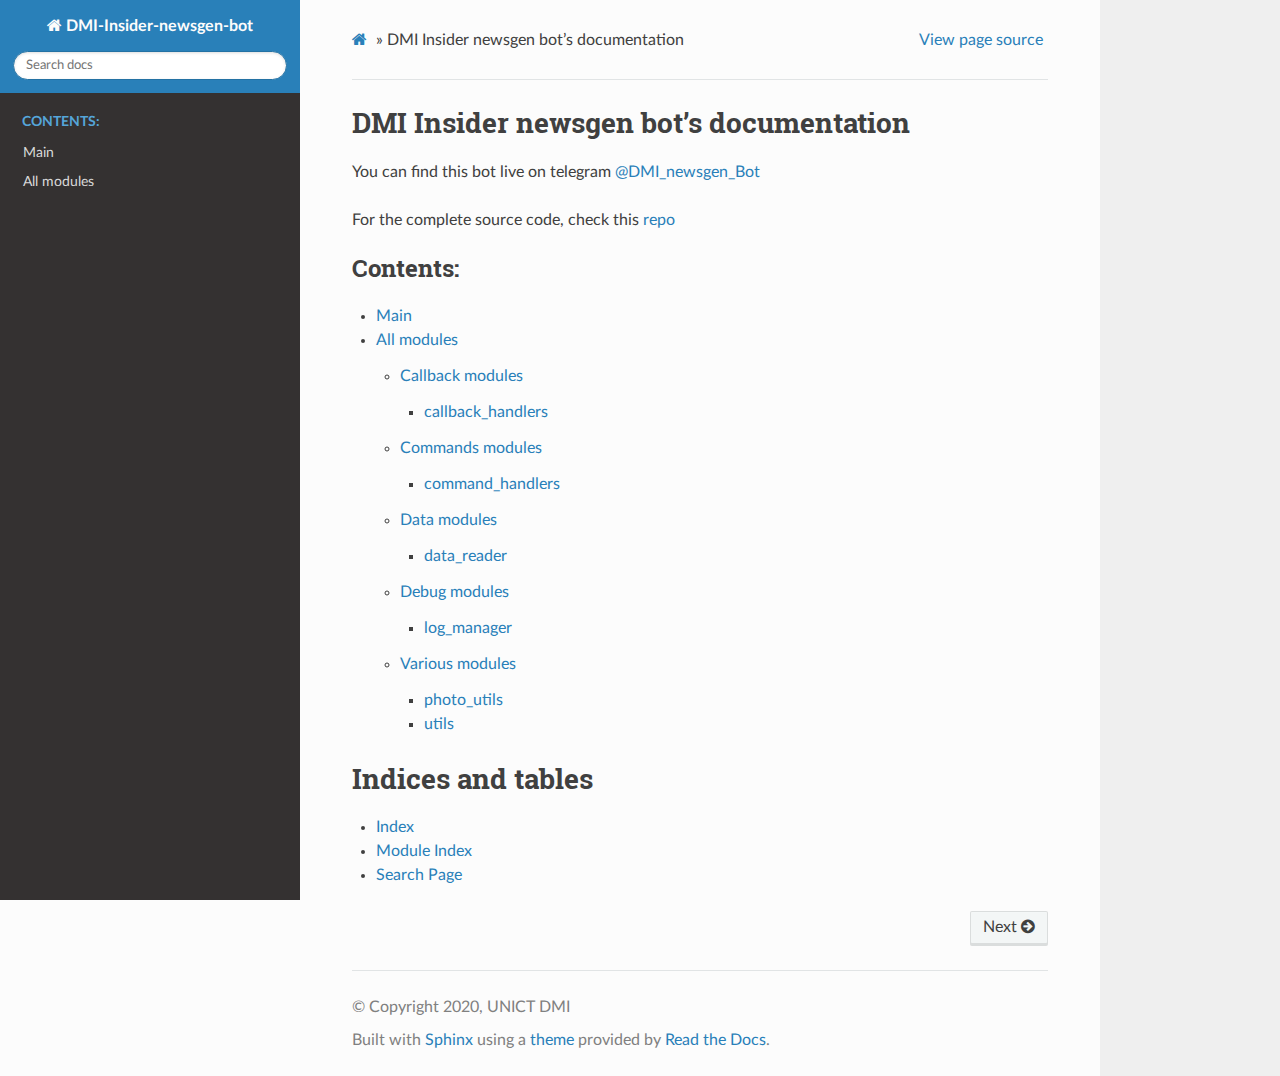
<file: docs/index.html>
<!DOCTYPE html>
<html class="writer-html5" lang="en" >
<head>
  <meta charset="utf-8">
  
  <meta name="viewport" content="width=device-width, initial-scale=1.0">
  
  <title>DMI Insider newsgen bot’s documentation &mdash; DMI-Insider-newsgen-bot  documentation</title>
  

  
  <link rel="stylesheet" href="_static/css/theme.css" type="text/css" />
  <link rel="stylesheet" href="_static/pygments.css" type="text/css" />

  
  
  
  

  
  <!--[if lt IE 9]>
    <script src="_static/js/html5shiv.min.js"></script>
  <![endif]-->
  
    
      <script type="text/javascript" id="documentation_options" data-url_root="./" src="_static/documentation_options.js"></script>
        <script src="_static/jquery.js"></script>
        <script src="_static/underscore.js"></script>
        <script src="_static/doctools.js"></script>
        <script src="_static/language_data.js"></script>
    
    <script type="text/javascript" src="_static/js/theme.js"></script>

    
    <link rel="index" title="Index" href="genindex.html" />
    <link rel="search" title="Search" href="search.html" />
    <link rel="next" title="Main" href="main.html" /> 
</head>

<body class="wy-body-for-nav">

   
  <div class="wy-grid-for-nav">
    
    <nav data-toggle="wy-nav-shift" class="wy-nav-side">
      <div class="wy-side-scroll">
        <div class="wy-side-nav-search" >
          

          
            <a href="#" class="icon icon-home" alt="Documentation Home"> DMI-Insider-newsgen-bot
          

          
          </a>

          
            
            
          

          
<div role="search">
  <form id="rtd-search-form" class="wy-form" action="search.html" method="get">
    <input type="text" name="q" placeholder="Search docs" />
    <input type="hidden" name="check_keywords" value="yes" />
    <input type="hidden" name="area" value="default" />
  </form>
</div>

          
        </div>

        
        <div class="wy-menu wy-menu-vertical" data-spy="affix" role="navigation" aria-label="main navigation">
          
            
            
              
            
            
              <p class="caption"><span class="caption-text">Contents:</span></p>
<ul>
<li class="toctree-l1"><a class="reference internal" href="main.html">Main</a></li>
<li class="toctree-l1"><a class="reference internal" href="modules.html">All modules</a></li>
</ul>

            
          
        </div>
        
      </div>
    </nav>

    <section data-toggle="wy-nav-shift" class="wy-nav-content-wrap">

      
      <nav class="wy-nav-top" aria-label="top navigation">
        
          <i data-toggle="wy-nav-top" class="fa fa-bars"></i>
          <a href="#">DMI-Insider-newsgen-bot</a>
        
      </nav>


      <div class="wy-nav-content">
        
        <div class="rst-content">
        
          















<div role="navigation" aria-label="breadcrumbs navigation">

  <ul class="wy-breadcrumbs">
    
      <li><a href="#" class="icon icon-home"></a> &raquo;</li>
        
      <li>DMI Insider newsgen bot’s documentation</li>
    
    
      <li class="wy-breadcrumbs-aside">
        
            
            <a href="_sources/index.rst.txt" rel="nofollow"> View page source</a>
          
        
      </li>
    
  </ul>

  
  <hr/>
</div>
          <div role="main" class="document" itemscope="itemscope" itemtype="http://schema.org/Article">
           <div itemprop="articleBody">
            
  <div class="section" id="dmi-insider-newsgen-bot-s-documentation">
<h1>DMI Insider newsgen bot’s documentation<a class="headerlink" href="#dmi-insider-newsgen-bot-s-documentation" title="Permalink to this headline">¶</a></h1>
<p>You can find this bot live on telegram <a class="reference external" href="https://telegram.me/DMI_newsgen_Bot">&#64;DMI_newsgen_Bot</a></p>
<p>For the complete source code, check this <a class="reference external" href="https://github.com/TendTo/DMI-Insider-newsgen-bot">repo</a></p>
<div class="toctree-wrapper compound">
<p class="caption"><span class="caption-text">Contents:</span></p>
<ul>
<li class="toctree-l1"><a class="reference internal" href="main.html">Main</a></li>
<li class="toctree-l1"><a class="reference internal" href="modules.html">All modules</a><ul>
<li class="toctree-l2"><a class="reference internal" href="modules.callbacks.html">Callback modules</a><ul>
<li class="toctree-l3"><a class="reference internal" href="modules.callbacks.html#module-modules.callbacks.callback_handlers">callback_handlers</a></li>
</ul>
</li>
<li class="toctree-l2"><a class="reference internal" href="modules.commands.html">Commands modules</a><ul>
<li class="toctree-l3"><a class="reference internal" href="modules.commands.html#module-modules.commands.command_handlers">command_handlers</a></li>
</ul>
</li>
<li class="toctree-l2"><a class="reference internal" href="modules.data.html">Data modules</a><ul>
<li class="toctree-l3"><a class="reference internal" href="modules.data.html#module-modules.data.data_reader">data_reader</a></li>
</ul>
</li>
<li class="toctree-l2"><a class="reference internal" href="modules.debug.html">Debug modules</a><ul>
<li class="toctree-l3"><a class="reference internal" href="modules.debug.html#module-modules.debug.log_manager">log_manager</a></li>
</ul>
</li>
<li class="toctree-l2"><a class="reference internal" href="modules.various.html">Various modules</a><ul>
<li class="toctree-l3"><a class="reference internal" href="modules.various.html#module-modules.various.photo_utils">photo_utils</a></li>
<li class="toctree-l3"><a class="reference internal" href="modules.various.html#module-modules.various.utils">utils</a></li>
</ul>
</li>
</ul>
</li>
</ul>
</div>
</div>
<div class="section" id="indices-and-tables">
<h1>Indices and tables<a class="headerlink" href="#indices-and-tables" title="Permalink to this headline">¶</a></h1>
<ul class="simple">
<li><p><a class="reference internal" href="genindex.html"><span class="std std-ref">Index</span></a></p></li>
<li><p><a class="reference internal" href="py-modindex.html"><span class="std std-ref">Module Index</span></a></p></li>
<li><p><a class="reference internal" href="search.html"><span class="std std-ref">Search Page</span></a></p></li>
</ul>
</div>


           </div>
           
          </div>
          <footer>
  
    <div class="rst-footer-buttons" role="navigation" aria-label="footer navigation">
      
        <a href="main.html" class="btn btn-neutral float-right" title="Main" accesskey="n" rel="next">Next <span class="fa fa-arrow-circle-right"></span></a>
      
      
    </div>
  

  <hr/>

  <div role="contentinfo">
    <p>
        
        &copy; Copyright 2020, UNICT DMI

    </p>
  </div>
    
    
    
    Built with <a href="http://sphinx-doc.org/">Sphinx</a> using a
    
    <a href="https://github.com/rtfd/sphinx_rtd_theme">theme</a>
    
    provided by <a href="https://readthedocs.org">Read the Docs</a>. 

</footer>

        </div>
      </div>

    </section>

  </div>
  

  <script type="text/javascript">
      jQuery(function () {
          SphinxRtdTheme.Navigation.enable(true);
      });
  </script>

  
  
    
   

</body>
</html>
</file>
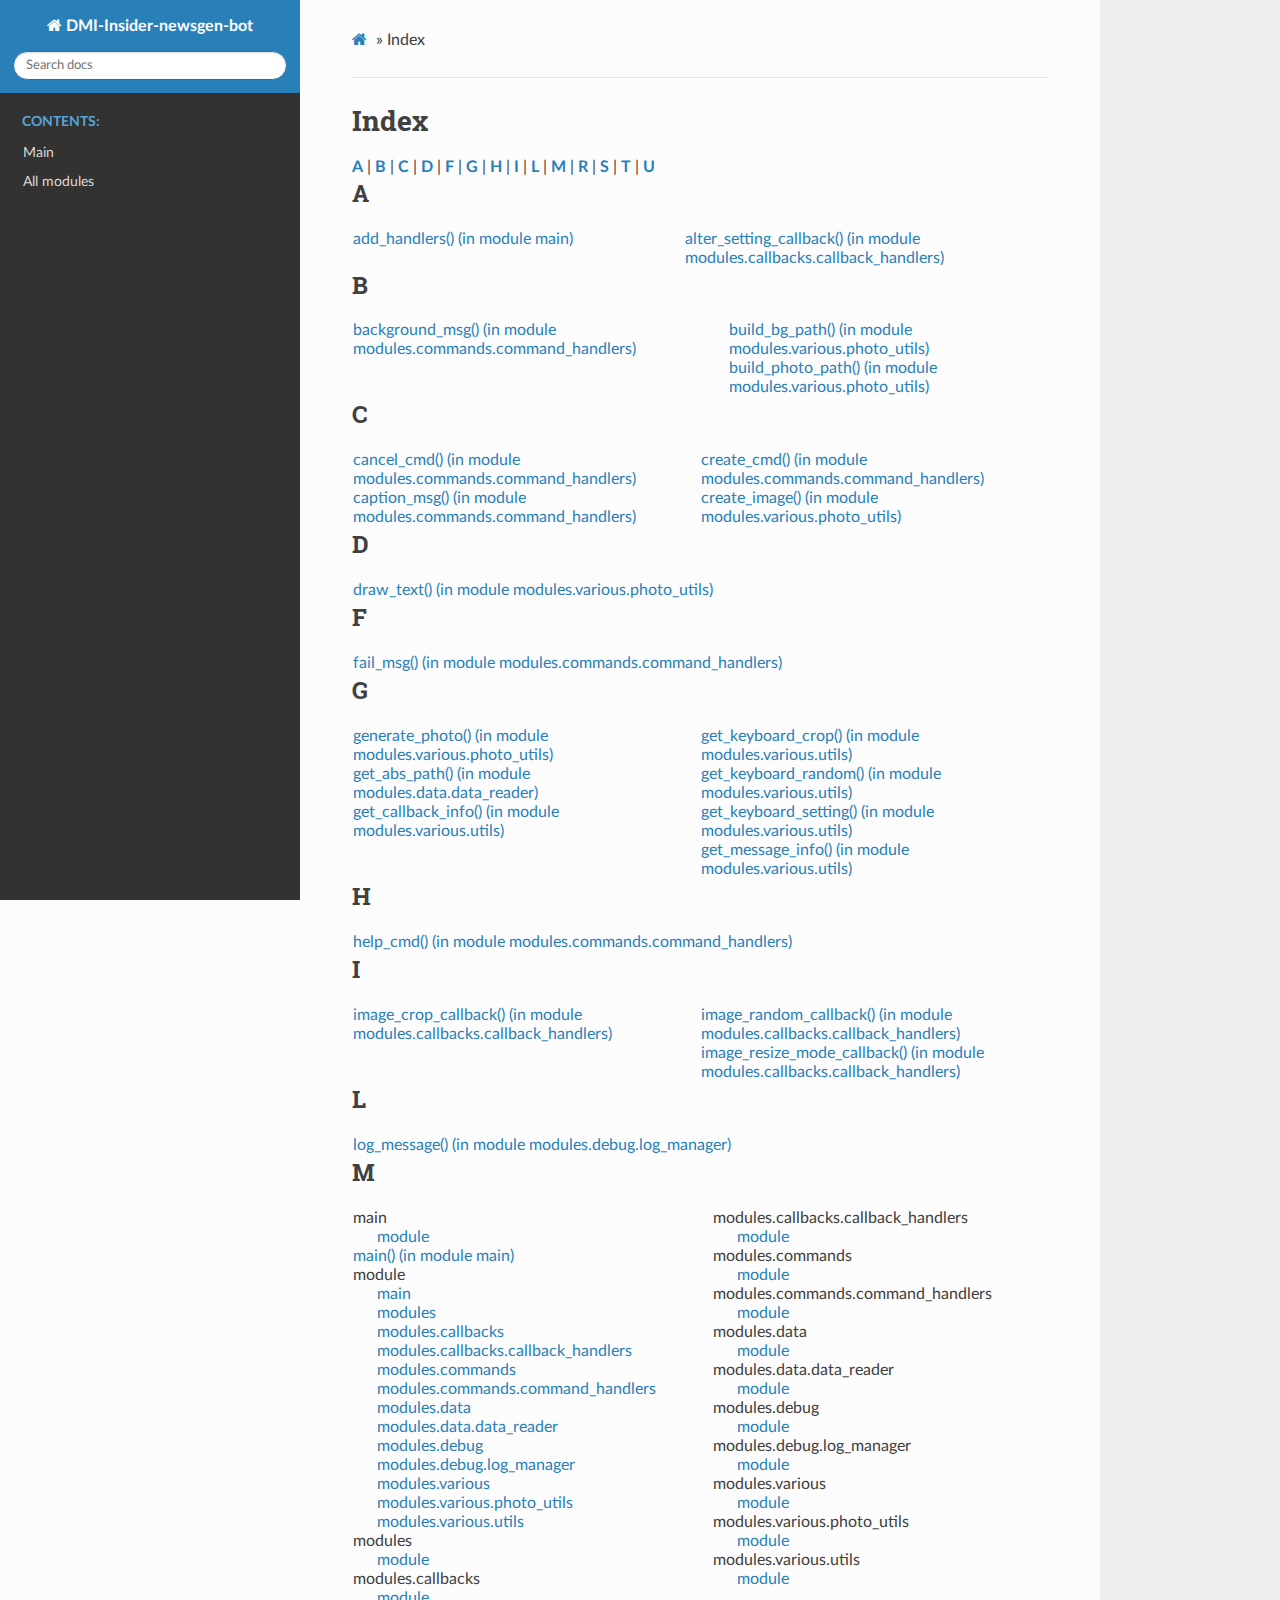
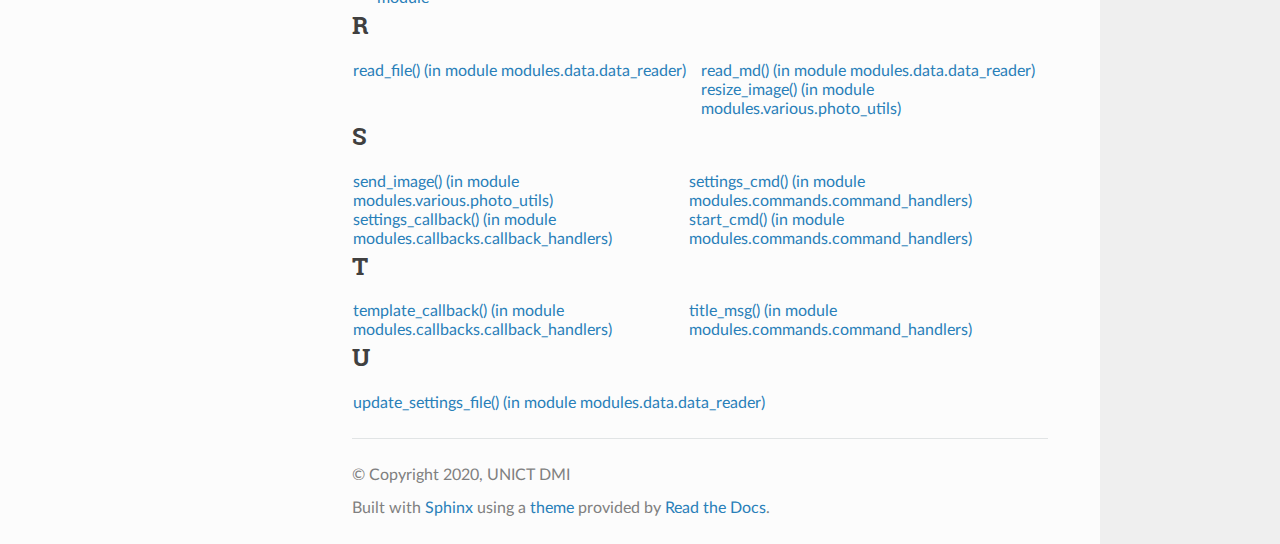
<file: docs/genindex.html>
<!DOCTYPE html>
<html class="writer-html5" lang="en" >
<head>
  <meta charset="utf-8">
  
  <meta name="viewport" content="width=device-width, initial-scale=1.0">
  
  <title>Index &mdash; DMI-Insider-newsgen-bot  documentation</title>
  

  
  <link rel="stylesheet" href="_static/css/theme.css" type="text/css" />
  <link rel="stylesheet" href="_static/pygments.css" type="text/css" />

  
  
  
  

  
  <!--[if lt IE 9]>
    <script src="_static/js/html5shiv.min.js"></script>
  <![endif]-->
  
    
      <script type="text/javascript" id="documentation_options" data-url_root="./" src="_static/documentation_options.js"></script>
        <script src="_static/jquery.js"></script>
        <script src="_static/underscore.js"></script>
        <script src="_static/doctools.js"></script>
        <script src="_static/language_data.js"></script>
    
    <script type="text/javascript" src="_static/js/theme.js"></script>

    
    <link rel="index" title="Index" href="#" />
    <link rel="search" title="Search" href="search.html" /> 
</head>

<body class="wy-body-for-nav">

   
  <div class="wy-grid-for-nav">
    
    <nav data-toggle="wy-nav-shift" class="wy-nav-side">
      <div class="wy-side-scroll">
        <div class="wy-side-nav-search" >
          

          
            <a href="index.html" class="icon icon-home" alt="Documentation Home"> DMI-Insider-newsgen-bot
          

          
          </a>

          
            
            
          

          
<div role="search">
  <form id="rtd-search-form" class="wy-form" action="search.html" method="get">
    <input type="text" name="q" placeholder="Search docs" />
    <input type="hidden" name="check_keywords" value="yes" />
    <input type="hidden" name="area" value="default" />
  </form>
</div>

          
        </div>

        
        <div class="wy-menu wy-menu-vertical" data-spy="affix" role="navigation" aria-label="main navigation">
          
            
            
              
            
            
              <p class="caption"><span class="caption-text">Contents:</span></p>
<ul>
<li class="toctree-l1"><a class="reference internal" href="main.html">Main</a></li>
<li class="toctree-l1"><a class="reference internal" href="modules.html">All modules</a></li>
</ul>

            
          
        </div>
        
      </div>
    </nav>

    <section data-toggle="wy-nav-shift" class="wy-nav-content-wrap">

      
      <nav class="wy-nav-top" aria-label="top navigation">
        
          <i data-toggle="wy-nav-top" class="fa fa-bars"></i>
          <a href="index.html">DMI-Insider-newsgen-bot</a>
        
      </nav>


      <div class="wy-nav-content">
        
        <div class="rst-content">
        
          















<div role="navigation" aria-label="breadcrumbs navigation">

  <ul class="wy-breadcrumbs">
    
      <li><a href="index.html" class="icon icon-home"></a> &raquo;</li>
        
      <li>Index</li>
    
    
      <li class="wy-breadcrumbs-aside">
        
            
        
      </li>
    
  </ul>

  
  <hr/>
</div>
          <div role="main" class="document" itemscope="itemscope" itemtype="http://schema.org/Article">
           <div itemprop="articleBody">
            

<h1 id="index">Index</h1>

<div class="genindex-jumpbox">
 <a href="#A"><strong>A</strong></a>
 | <a href="#B"><strong>B</strong></a>
 | <a href="#C"><strong>C</strong></a>
 | <a href="#D"><strong>D</strong></a>
 | <a href="#F"><strong>F</strong></a>
 | <a href="#G"><strong>G</strong></a>
 | <a href="#H"><strong>H</strong></a>
 | <a href="#I"><strong>I</strong></a>
 | <a href="#L"><strong>L</strong></a>
 | <a href="#M"><strong>M</strong></a>
 | <a href="#R"><strong>R</strong></a>
 | <a href="#S"><strong>S</strong></a>
 | <a href="#T"><strong>T</strong></a>
 | <a href="#U"><strong>U</strong></a>
 
</div>
<h2 id="A">A</h2>
<table style="width: 100%" class="indextable genindextable"><tr>
  <td style="width: 33%; vertical-align: top;"><ul>
      <li><a href="main.html#main.add_handlers">add_handlers() (in module main)</a>
</li>
  </ul></td>
  <td style="width: 33%; vertical-align: top;"><ul>
      <li><a href="modules.callbacks.html#modules.callbacks.callback_handlers.alter_setting_callback">alter_setting_callback() (in module modules.callbacks.callback_handlers)</a>
</li>
  </ul></td>
</tr></table>

<h2 id="B">B</h2>
<table style="width: 100%" class="indextable genindextable"><tr>
  <td style="width: 33%; vertical-align: top;"><ul>
      <li><a href="modules.commands.html#modules.commands.command_handlers.background_msg">background_msg() (in module modules.commands.command_handlers)</a>
</li>
  </ul></td>
  <td style="width: 33%; vertical-align: top;"><ul>
      <li><a href="modules.various.html#modules.various.photo_utils.build_bg_path">build_bg_path() (in module modules.various.photo_utils)</a>
</li>
      <li><a href="modules.various.html#modules.various.photo_utils.build_photo_path">build_photo_path() (in module modules.various.photo_utils)</a>
</li>
  </ul></td>
</tr></table>

<h2 id="C">C</h2>
<table style="width: 100%" class="indextable genindextable"><tr>
  <td style="width: 33%; vertical-align: top;"><ul>
      <li><a href="modules.commands.html#modules.commands.command_handlers.cancel_cmd">cancel_cmd() (in module modules.commands.command_handlers)</a>
</li>
      <li><a href="modules.commands.html#modules.commands.command_handlers.caption_msg">caption_msg() (in module modules.commands.command_handlers)</a>
</li>
  </ul></td>
  <td style="width: 33%; vertical-align: top;"><ul>
      <li><a href="modules.commands.html#modules.commands.command_handlers.create_cmd">create_cmd() (in module modules.commands.command_handlers)</a>
</li>
      <li><a href="modules.various.html#modules.various.photo_utils.create_image">create_image() (in module modules.various.photo_utils)</a>
</li>
  </ul></td>
</tr></table>

<h2 id="D">D</h2>
<table style="width: 100%" class="indextable genindextable"><tr>
  <td style="width: 33%; vertical-align: top;"><ul>
      <li><a href="modules.various.html#modules.various.photo_utils.draw_text">draw_text() (in module modules.various.photo_utils)</a>
</li>
  </ul></td>
</tr></table>

<h2 id="F">F</h2>
<table style="width: 100%" class="indextable genindextable"><tr>
  <td style="width: 33%; vertical-align: top;"><ul>
      <li><a href="modules.commands.html#modules.commands.command_handlers.fail_msg">fail_msg() (in module modules.commands.command_handlers)</a>
</li>
  </ul></td>
</tr></table>

<h2 id="G">G</h2>
<table style="width: 100%" class="indextable genindextable"><tr>
  <td style="width: 33%; vertical-align: top;"><ul>
      <li><a href="modules.various.html#modules.various.photo_utils.generate_photo">generate_photo() (in module modules.various.photo_utils)</a>
</li>
      <li><a href="modules.data.html#modules.data.data_reader.get_abs_path">get_abs_path() (in module modules.data.data_reader)</a>
</li>
      <li><a href="modules.various.html#modules.various.utils.get_callback_info">get_callback_info() (in module modules.various.utils)</a>
</li>
  </ul></td>
  <td style="width: 33%; vertical-align: top;"><ul>
      <li><a href="modules.various.html#modules.various.utils.get_keyboard_crop">get_keyboard_crop() (in module modules.various.utils)</a>
</li>
      <li><a href="modules.various.html#modules.various.utils.get_keyboard_random">get_keyboard_random() (in module modules.various.utils)</a>
</li>
      <li><a href="modules.various.html#modules.various.utils.get_keyboard_setting">get_keyboard_setting() (in module modules.various.utils)</a>
</li>
      <li><a href="modules.various.html#modules.various.utils.get_message_info">get_message_info() (in module modules.various.utils)</a>
</li>
  </ul></td>
</tr></table>

<h2 id="H">H</h2>
<table style="width: 100%" class="indextable genindextable"><tr>
  <td style="width: 33%; vertical-align: top;"><ul>
      <li><a href="modules.commands.html#modules.commands.command_handlers.help_cmd">help_cmd() (in module modules.commands.command_handlers)</a>
</li>
  </ul></td>
</tr></table>

<h2 id="I">I</h2>
<table style="width: 100%" class="indextable genindextable"><tr>
  <td style="width: 33%; vertical-align: top;"><ul>
      <li><a href="modules.callbacks.html#modules.callbacks.callback_handlers.image_crop_callback">image_crop_callback() (in module modules.callbacks.callback_handlers)</a>
</li>
  </ul></td>
  <td style="width: 33%; vertical-align: top;"><ul>
      <li><a href="modules.callbacks.html#modules.callbacks.callback_handlers.image_random_callback">image_random_callback() (in module modules.callbacks.callback_handlers)</a>
</li>
      <li><a href="modules.callbacks.html#modules.callbacks.callback_handlers.image_resize_mode_callback">image_resize_mode_callback() (in module modules.callbacks.callback_handlers)</a>
</li>
  </ul></td>
</tr></table>

<h2 id="L">L</h2>
<table style="width: 100%" class="indextable genindextable"><tr>
  <td style="width: 33%; vertical-align: top;"><ul>
      <li><a href="modules.debug.html#modules.debug.log_manager.log_message">log_message() (in module modules.debug.log_manager)</a>
</li>
  </ul></td>
</tr></table>

<h2 id="M">M</h2>
<table style="width: 100%" class="indextable genindextable"><tr>
  <td style="width: 33%; vertical-align: top;"><ul>
      <li>
    main

      <ul>
        <li><a href="main.html#module-main">module</a>
</li>
      </ul></li>
      <li><a href="main.html#main.main">main() (in module main)</a>
</li>
      <li>
    module

      <ul>
        <li><a href="main.html#module-main">main</a>
</li>
        <li><a href="modules.html#module-modules">modules</a>
</li>
        <li><a href="modules.callbacks.html#module-modules.callbacks">modules.callbacks</a>
</li>
        <li><a href="modules.callbacks.html#module-modules.callbacks.callback_handlers">modules.callbacks.callback_handlers</a>
</li>
        <li><a href="modules.commands.html#module-modules.commands">modules.commands</a>
</li>
        <li><a href="modules.commands.html#module-modules.commands.command_handlers">modules.commands.command_handlers</a>
</li>
        <li><a href="modules.data.html#module-modules.data">modules.data</a>
</li>
        <li><a href="modules.data.html#module-modules.data.data_reader">modules.data.data_reader</a>
</li>
        <li><a href="modules.debug.html#module-modules.debug">modules.debug</a>
</li>
        <li><a href="modules.debug.html#module-modules.debug.log_manager">modules.debug.log_manager</a>
</li>
        <li><a href="modules.various.html#module-modules.various">modules.various</a>
</li>
        <li><a href="modules.various.html#module-modules.various.photo_utils">modules.various.photo_utils</a>
</li>
        <li><a href="modules.various.html#module-modules.various.utils">modules.various.utils</a>
</li>
      </ul></li>
      <li>
    modules

      <ul>
        <li><a href="modules.html#module-modules">module</a>
</li>
      </ul></li>
      <li>
    modules.callbacks

      <ul>
        <li><a href="modules.callbacks.html#module-modules.callbacks">module</a>
</li>
      </ul></li>
  </ul></td>
  <td style="width: 33%; vertical-align: top;"><ul>
      <li>
    modules.callbacks.callback_handlers

      <ul>
        <li><a href="modules.callbacks.html#module-modules.callbacks.callback_handlers">module</a>
</li>
      </ul></li>
      <li>
    modules.commands

      <ul>
        <li><a href="modules.commands.html#module-modules.commands">module</a>
</li>
      </ul></li>
      <li>
    modules.commands.command_handlers

      <ul>
        <li><a href="modules.commands.html#module-modules.commands.command_handlers">module</a>
</li>
      </ul></li>
      <li>
    modules.data

      <ul>
        <li><a href="modules.data.html#module-modules.data">module</a>
</li>
      </ul></li>
      <li>
    modules.data.data_reader

      <ul>
        <li><a href="modules.data.html#module-modules.data.data_reader">module</a>
</li>
      </ul></li>
      <li>
    modules.debug

      <ul>
        <li><a href="modules.debug.html#module-modules.debug">module</a>
</li>
      </ul></li>
      <li>
    modules.debug.log_manager

      <ul>
        <li><a href="modules.debug.html#module-modules.debug.log_manager">module</a>
</li>
      </ul></li>
      <li>
    modules.various

      <ul>
        <li><a href="modules.various.html#module-modules.various">module</a>
</li>
      </ul></li>
      <li>
    modules.various.photo_utils

      <ul>
        <li><a href="modules.various.html#module-modules.various.photo_utils">module</a>
</li>
      </ul></li>
      <li>
    modules.various.utils

      <ul>
        <li><a href="modules.various.html#module-modules.various.utils">module</a>
</li>
      </ul></li>
  </ul></td>
</tr></table>

<h2 id="R">R</h2>
<table style="width: 100%" class="indextable genindextable"><tr>
  <td style="width: 33%; vertical-align: top;"><ul>
      <li><a href="modules.data.html#modules.data.data_reader.read_file">read_file() (in module modules.data.data_reader)</a>
</li>
  </ul></td>
  <td style="width: 33%; vertical-align: top;"><ul>
      <li><a href="modules.data.html#modules.data.data_reader.read_md">read_md() (in module modules.data.data_reader)</a>
</li>
      <li><a href="modules.various.html#modules.various.photo_utils.resize_image">resize_image() (in module modules.various.photo_utils)</a>
</li>
  </ul></td>
</tr></table>

<h2 id="S">S</h2>
<table style="width: 100%" class="indextable genindextable"><tr>
  <td style="width: 33%; vertical-align: top;"><ul>
      <li><a href="modules.various.html#modules.various.photo_utils.send_image">send_image() (in module modules.various.photo_utils)</a>
</li>
      <li><a href="modules.callbacks.html#modules.callbacks.callback_handlers.settings_callback">settings_callback() (in module modules.callbacks.callback_handlers)</a>
</li>
  </ul></td>
  <td style="width: 33%; vertical-align: top;"><ul>
      <li><a href="modules.commands.html#modules.commands.command_handlers.settings_cmd">settings_cmd() (in module modules.commands.command_handlers)</a>
</li>
      <li><a href="modules.commands.html#modules.commands.command_handlers.start_cmd">start_cmd() (in module modules.commands.command_handlers)</a>
</li>
  </ul></td>
</tr></table>

<h2 id="T">T</h2>
<table style="width: 100%" class="indextable genindextable"><tr>
  <td style="width: 33%; vertical-align: top;"><ul>
      <li><a href="modules.callbacks.html#modules.callbacks.callback_handlers.template_callback">template_callback() (in module modules.callbacks.callback_handlers)</a>
</li>
  </ul></td>
  <td style="width: 33%; vertical-align: top;"><ul>
      <li><a href="modules.commands.html#modules.commands.command_handlers.title_msg">title_msg() (in module modules.commands.command_handlers)</a>
</li>
  </ul></td>
</tr></table>

<h2 id="U">U</h2>
<table style="width: 100%" class="indextable genindextable"><tr>
  <td style="width: 33%; vertical-align: top;"><ul>
      <li><a href="modules.data.html#modules.data.data_reader.update_settings_file">update_settings_file() (in module modules.data.data_reader)</a>
</li>
  </ul></td>
</tr></table>



           </div>
           
          </div>
          <footer>
  

  <hr/>

  <div role="contentinfo">
    <p>
        
        &copy; Copyright 2020, UNICT DMI

    </p>
  </div>
    
    
    
    Built with <a href="http://sphinx-doc.org/">Sphinx</a> using a
    
    <a href="https://github.com/rtfd/sphinx_rtd_theme">theme</a>
    
    provided by <a href="https://readthedocs.org">Read the Docs</a>. 

</footer>

        </div>
      </div>

    </section>

  </div>
  

  <script type="text/javascript">
      jQuery(function () {
          SphinxRtdTheme.Navigation.enable(true);
      });
  </script>

  
  
    
   

</body>
</html>
</file>
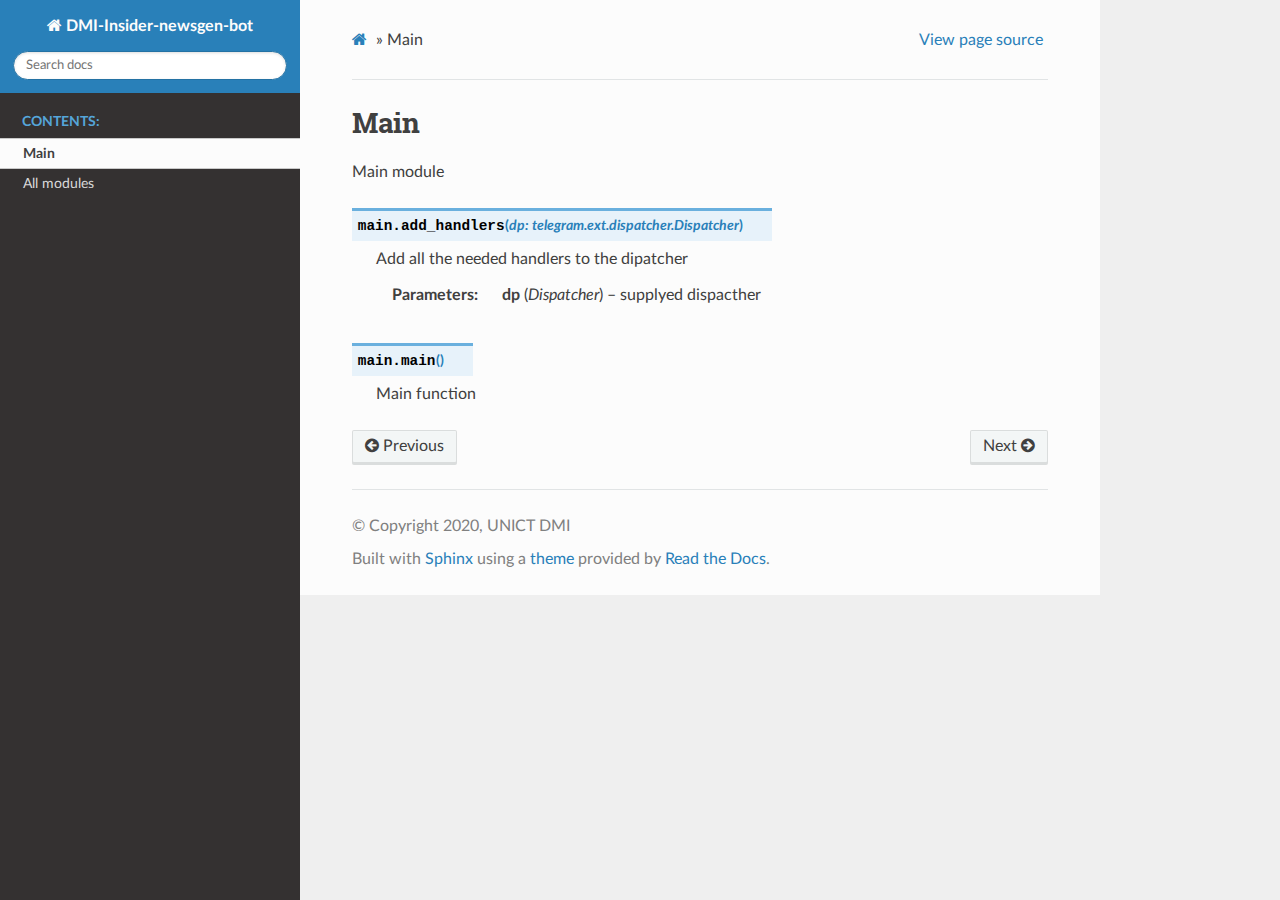
<file: docs/main.html>
<!DOCTYPE html>
<html class="writer-html5" lang="en" >
<head>
  <meta charset="utf-8">
  
  <meta name="viewport" content="width=device-width, initial-scale=1.0">
  
  <title>Main &mdash; DMI-Insider-newsgen-bot  documentation</title>
  

  
  <link rel="stylesheet" href="_static/css/theme.css" type="text/css" />
  <link rel="stylesheet" href="_static/pygments.css" type="text/css" />

  
  
  
  

  
  <!--[if lt IE 9]>
    <script src="_static/js/html5shiv.min.js"></script>
  <![endif]-->
  
    
      <script type="text/javascript" id="documentation_options" data-url_root="./" src="_static/documentation_options.js"></script>
        <script src="_static/jquery.js"></script>
        <script src="_static/underscore.js"></script>
        <script src="_static/doctools.js"></script>
        <script src="_static/language_data.js"></script>
    
    <script type="text/javascript" src="_static/js/theme.js"></script>

    
    <link rel="index" title="Index" href="genindex.html" />
    <link rel="search" title="Search" href="search.html" />
    <link rel="next" title="All modules" href="modules.html" />
    <link rel="prev" title="DMI Insider newsgen bot’s documentation" href="index.html" /> 
</head>

<body class="wy-body-for-nav">

   
  <div class="wy-grid-for-nav">
    
    <nav data-toggle="wy-nav-shift" class="wy-nav-side">
      <div class="wy-side-scroll">
        <div class="wy-side-nav-search" >
          

          
            <a href="index.html" class="icon icon-home" alt="Documentation Home"> DMI-Insider-newsgen-bot
          

          
          </a>

          
            
            
          

          
<div role="search">
  <form id="rtd-search-form" class="wy-form" action="search.html" method="get">
    <input type="text" name="q" placeholder="Search docs" />
    <input type="hidden" name="check_keywords" value="yes" />
    <input type="hidden" name="area" value="default" />
  </form>
</div>

          
        </div>

        
        <div class="wy-menu wy-menu-vertical" data-spy="affix" role="navigation" aria-label="main navigation">
          
            
            
              
            
            
              <p class="caption"><span class="caption-text">Contents:</span></p>
<ul class="current">
<li class="toctree-l1 current"><a class="current reference internal" href="#">Main</a></li>
<li class="toctree-l1"><a class="reference internal" href="modules.html">All modules</a></li>
</ul>

            
          
        </div>
        
      </div>
    </nav>

    <section data-toggle="wy-nav-shift" class="wy-nav-content-wrap">

      
      <nav class="wy-nav-top" aria-label="top navigation">
        
          <i data-toggle="wy-nav-top" class="fa fa-bars"></i>
          <a href="index.html">DMI-Insider-newsgen-bot</a>
        
      </nav>


      <div class="wy-nav-content">
        
        <div class="rst-content">
        
          















<div role="navigation" aria-label="breadcrumbs navigation">

  <ul class="wy-breadcrumbs">
    
      <li><a href="index.html" class="icon icon-home"></a> &raquo;</li>
        
      <li>Main</li>
    
    
      <li class="wy-breadcrumbs-aside">
        
            
            <a href="_sources/main.rst.txt" rel="nofollow"> View page source</a>
          
        
      </li>
    
  </ul>

  
  <hr/>
</div>
          <div role="main" class="document" itemscope="itemscope" itemtype="http://schema.org/Article">
           <div itemprop="articleBody">
            
  <div class="section" id="module-main">
<span id="main"></span><h1>Main<a class="headerlink" href="#module-main" title="Permalink to this headline">¶</a></h1>
<p>Main module</p>
<dl class="py function">
<dt id="main.add_handlers">
<code class="sig-prename descclassname">main.</code><code class="sig-name descname">add_handlers</code><span class="sig-paren">(</span><em class="sig-param"><span class="n">dp</span><span class="p">:</span> <span class="n">telegram.ext.dispatcher.Dispatcher</span></em><span class="sig-paren">)</span><a class="headerlink" href="#main.add_handlers" title="Permalink to this definition">¶</a></dt>
<dd><p>Add all the needed handlers to the dipatcher</p>
<dl class="field-list simple">
<dt class="field-odd">Parameters</dt>
<dd class="field-odd"><p><strong>dp</strong> (<em>Dispatcher</em>) – supplyed dispacther</p>
</dd>
</dl>
</dd></dl>

<dl class="py function">
<dt id="main.main">
<code class="sig-prename descclassname">main.</code><code class="sig-name descname">main</code><span class="sig-paren">(</span><span class="sig-paren">)</span><a class="headerlink" href="#main.main" title="Permalink to this definition">¶</a></dt>
<dd><p>Main function</p>
</dd></dl>

</div>


           </div>
           
          </div>
          <footer>
  
    <div class="rst-footer-buttons" role="navigation" aria-label="footer navigation">
      
        <a href="modules.html" class="btn btn-neutral float-right" title="All modules" accesskey="n" rel="next">Next <span class="fa fa-arrow-circle-right"></span></a>
      
      
        <a href="index.html" class="btn btn-neutral float-left" title="DMI Insider newsgen bot’s documentation" accesskey="p" rel="prev"><span class="fa fa-arrow-circle-left"></span> Previous</a>
      
    </div>
  

  <hr/>

  <div role="contentinfo">
    <p>
        
        &copy; Copyright 2020, UNICT DMI

    </p>
  </div>
    
    
    
    Built with <a href="http://sphinx-doc.org/">Sphinx</a> using a
    
    <a href="https://github.com/rtfd/sphinx_rtd_theme">theme</a>
    
    provided by <a href="https://readthedocs.org">Read the Docs</a>. 

</footer>

        </div>
      </div>

    </section>

  </div>
  

  <script type="text/javascript">
      jQuery(function () {
          SphinxRtdTheme.Navigation.enable(true);
      });
  </script>

  
  
    
   

</body>
</html>
</file>
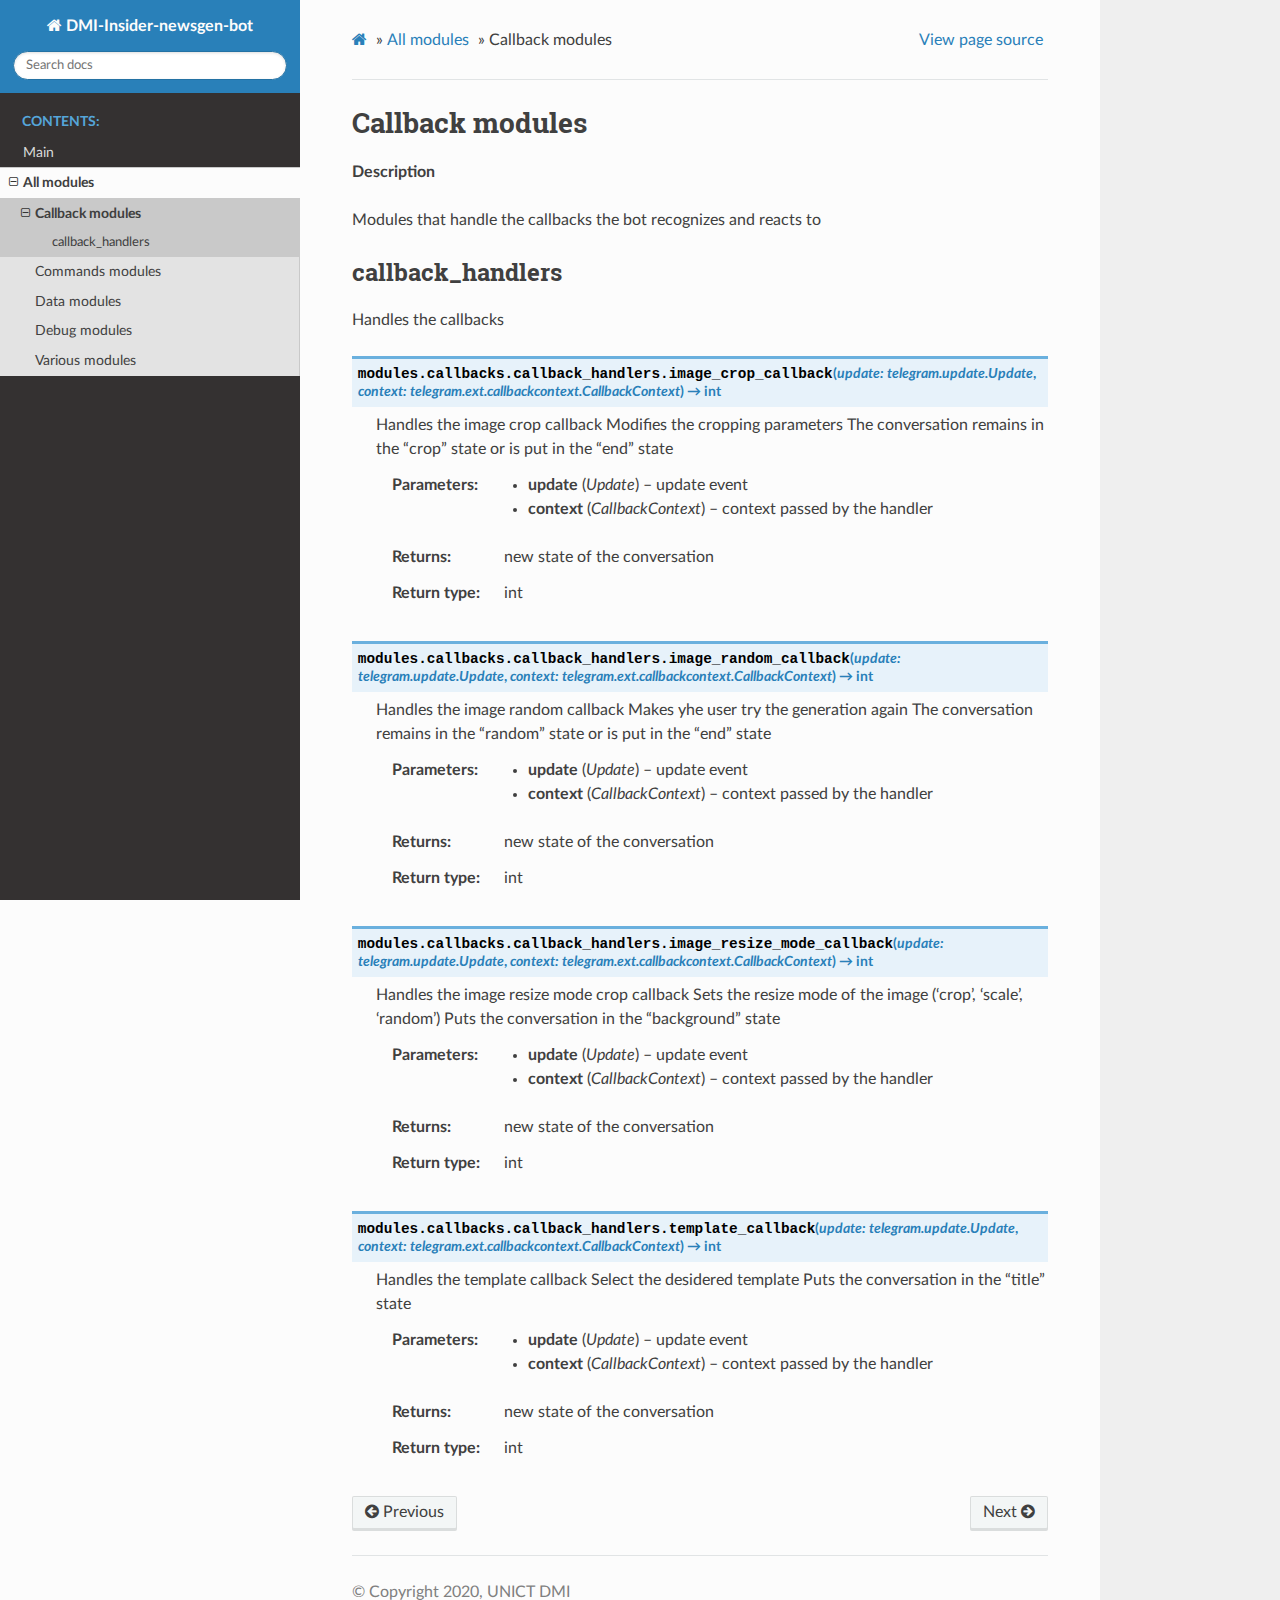
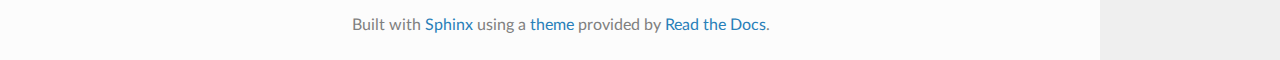
<file: docs/modules.callbacks.html>
<!DOCTYPE html>
<html class="writer-html5" lang="en" >
<head>
  <meta charset="utf-8">
  
  <meta name="viewport" content="width=device-width, initial-scale=1.0">
  
  <title>Callback modules &mdash; DMI-Insider-newsgen-bot  documentation</title>
  

  
  <link rel="stylesheet" href="_static/css/theme.css" type="text/css" />
  <link rel="stylesheet" href="_static/pygments.css" type="text/css" />

  
  
  
  

  
  <!--[if lt IE 9]>
    <script src="_static/js/html5shiv.min.js"></script>
  <![endif]-->
  
    
      <script type="text/javascript" id="documentation_options" data-url_root="./" src="_static/documentation_options.js"></script>
        <script src="_static/jquery.js"></script>
        <script src="_static/underscore.js"></script>
        <script src="_static/doctools.js"></script>
        <script src="_static/language_data.js"></script>
    
    <script type="text/javascript" src="_static/js/theme.js"></script>

    
    <link rel="index" title="Index" href="genindex.html" />
    <link rel="search" title="Search" href="search.html" />
    <link rel="next" title="Commands modules" href="modules.commands.html" />
    <link rel="prev" title="All modules" href="modules.html" /> 
</head>

<body class="wy-body-for-nav">

   
  <div class="wy-grid-for-nav">
    
    <nav data-toggle="wy-nav-shift" class="wy-nav-side">
      <div class="wy-side-scroll">
        <div class="wy-side-nav-search" >
          

          
            <a href="index.html" class="icon icon-home" alt="Documentation Home"> DMI-Insider-newsgen-bot
          

          
          </a>

          
            
            
          

          
<div role="search">
  <form id="rtd-search-form" class="wy-form" action="search.html" method="get">
    <input type="text" name="q" placeholder="Search docs" />
    <input type="hidden" name="check_keywords" value="yes" />
    <input type="hidden" name="area" value="default" />
  </form>
</div>

          
        </div>

        
        <div class="wy-menu wy-menu-vertical" data-spy="affix" role="navigation" aria-label="main navigation">
          
            
            
              
            
            
              <p class="caption"><span class="caption-text">Contents:</span></p>
<ul class="current">
<li class="toctree-l1"><a class="reference internal" href="main.html">Main</a></li>
<li class="toctree-l1 current"><a class="reference internal" href="modules.html">All modules</a><ul class="current">
<li class="toctree-l2 current"><a class="current reference internal" href="#">Callback modules</a><ul>
<li class="toctree-l3"><a class="reference internal" href="#module-modules.callbacks.callback_handlers">callback_handlers</a></li>
</ul>
</li>
<li class="toctree-l2"><a class="reference internal" href="modules.commands.html">Commands modules</a></li>
<li class="toctree-l2"><a class="reference internal" href="modules.data.html">Data modules</a></li>
<li class="toctree-l2"><a class="reference internal" href="modules.debug.html">Debug modules</a></li>
<li class="toctree-l2"><a class="reference internal" href="modules.various.html">Various modules</a></li>
</ul>
</li>
</ul>

            
          
        </div>
        
      </div>
    </nav>

    <section data-toggle="wy-nav-shift" class="wy-nav-content-wrap">

      
      <nav class="wy-nav-top" aria-label="top navigation">
        
          <i data-toggle="wy-nav-top" class="fa fa-bars"></i>
          <a href="index.html">DMI-Insider-newsgen-bot</a>
        
      </nav>


      <div class="wy-nav-content">
        
        <div class="rst-content">
        
          















<div role="navigation" aria-label="breadcrumbs navigation">

  <ul class="wy-breadcrumbs">
    
      <li><a href="index.html" class="icon icon-home"></a> &raquo;</li>
        
          <li><a href="modules.html">All modules</a> &raquo;</li>
        
      <li>Callback modules</li>
    
    
      <li class="wy-breadcrumbs-aside">
        
            
            <a href="_sources/modules.callbacks.rst.txt" rel="nofollow"> View page source</a>
          
        
      </li>
    
  </ul>

  
  <hr/>
</div>
          <div role="main" class="document" itemscope="itemscope" itemtype="http://schema.org/Article">
           <div itemprop="articleBody">
            
  <div class="section" id="callback-modules">
<h1>Callback modules<a class="headerlink" href="#callback-modules" title="Permalink to this headline">¶</a></h1>
<p><strong>Description</strong></p>
<span class="target" id="module-modules.callbacks"></span><p>Modules that handle the callbacks the bot recognizes and reacts to</p>
<div class="section" id="module-modules.callbacks.callback_handlers">
<span id="callback-handlers"></span><h2>callback_handlers<a class="headerlink" href="#module-modules.callbacks.callback_handlers" title="Permalink to this headline">¶</a></h2>
<p>Handles the callbacks</p>
<dl class="py function">
<dt id="modules.callbacks.callback_handlers.image_crop_callback">
<code class="sig-prename descclassname">modules.callbacks.callback_handlers.</code><code class="sig-name descname">image_crop_callback</code><span class="sig-paren">(</span><em class="sig-param"><span class="n">update</span><span class="p">:</span> <span class="n">telegram.update.Update</span></em>, <em class="sig-param"><span class="n">context</span><span class="p">:</span> <span class="n">telegram.ext.callbackcontext.CallbackContext</span></em><span class="sig-paren">)</span> &#x2192; int<a class="headerlink" href="#modules.callbacks.callback_handlers.image_crop_callback" title="Permalink to this definition">¶</a></dt>
<dd><p>Handles the image crop callback
Modifies the cropping parameters
The conversation remains in the “crop” state or is put in the “end” state</p>
<dl class="field-list simple">
<dt class="field-odd">Parameters</dt>
<dd class="field-odd"><ul class="simple">
<li><p><strong>update</strong> (<em>Update</em>) – update event</p></li>
<li><p><strong>context</strong> (<em>CallbackContext</em>) – context passed by the handler</p></li>
</ul>
</dd>
<dt class="field-even">Returns</dt>
<dd class="field-even"><p>new state of the conversation</p>
</dd>
<dt class="field-odd">Return type</dt>
<dd class="field-odd"><p>int</p>
</dd>
</dl>
</dd></dl>

<dl class="py function">
<dt id="modules.callbacks.callback_handlers.image_random_callback">
<code class="sig-prename descclassname">modules.callbacks.callback_handlers.</code><code class="sig-name descname">image_random_callback</code><span class="sig-paren">(</span><em class="sig-param"><span class="n">update</span><span class="p">:</span> <span class="n">telegram.update.Update</span></em>, <em class="sig-param"><span class="n">context</span><span class="p">:</span> <span class="n">telegram.ext.callbackcontext.CallbackContext</span></em><span class="sig-paren">)</span> &#x2192; int<a class="headerlink" href="#modules.callbacks.callback_handlers.image_random_callback" title="Permalink to this definition">¶</a></dt>
<dd><p>Handles the image random callback
Makes yhe user try the generation again
The conversation remains in the “random” state or is put in the “end” state</p>
<dl class="field-list simple">
<dt class="field-odd">Parameters</dt>
<dd class="field-odd"><ul class="simple">
<li><p><strong>update</strong> (<em>Update</em>) – update event</p></li>
<li><p><strong>context</strong> (<em>CallbackContext</em>) – context passed by the handler</p></li>
</ul>
</dd>
<dt class="field-even">Returns</dt>
<dd class="field-even"><p>new state of the conversation</p>
</dd>
<dt class="field-odd">Return type</dt>
<dd class="field-odd"><p>int</p>
</dd>
</dl>
</dd></dl>

<dl class="py function">
<dt id="modules.callbacks.callback_handlers.image_resize_mode_callback">
<code class="sig-prename descclassname">modules.callbacks.callback_handlers.</code><code class="sig-name descname">image_resize_mode_callback</code><span class="sig-paren">(</span><em class="sig-param"><span class="n">update</span><span class="p">:</span> <span class="n">telegram.update.Update</span></em>, <em class="sig-param"><span class="n">context</span><span class="p">:</span> <span class="n">telegram.ext.callbackcontext.CallbackContext</span></em><span class="sig-paren">)</span> &#x2192; int<a class="headerlink" href="#modules.callbacks.callback_handlers.image_resize_mode_callback" title="Permalink to this definition">¶</a></dt>
<dd><p>Handles the image resize mode crop callback
Sets the resize mode of the image (‘crop’, ‘scale’, ‘random’)
Puts the conversation in the “background” state</p>
<dl class="field-list simple">
<dt class="field-odd">Parameters</dt>
<dd class="field-odd"><ul class="simple">
<li><p><strong>update</strong> (<em>Update</em>) – update event</p></li>
<li><p><strong>context</strong> (<em>CallbackContext</em>) – context passed by the handler</p></li>
</ul>
</dd>
<dt class="field-even">Returns</dt>
<dd class="field-even"><p>new state of the conversation</p>
</dd>
<dt class="field-odd">Return type</dt>
<dd class="field-odd"><p>int</p>
</dd>
</dl>
</dd></dl>

<dl class="py function">
<dt id="modules.callbacks.callback_handlers.template_callback">
<code class="sig-prename descclassname">modules.callbacks.callback_handlers.</code><code class="sig-name descname">template_callback</code><span class="sig-paren">(</span><em class="sig-param"><span class="n">update</span><span class="p">:</span> <span class="n">telegram.update.Update</span></em>, <em class="sig-param"><span class="n">context</span><span class="p">:</span> <span class="n">telegram.ext.callbackcontext.CallbackContext</span></em><span class="sig-paren">)</span> &#x2192; int<a class="headerlink" href="#modules.callbacks.callback_handlers.template_callback" title="Permalink to this definition">¶</a></dt>
<dd><p>Handles the template callback
Select the desidered template
Puts the conversation in the “title” state</p>
<dl class="field-list simple">
<dt class="field-odd">Parameters</dt>
<dd class="field-odd"><ul class="simple">
<li><p><strong>update</strong> (<em>Update</em>) – update event</p></li>
<li><p><strong>context</strong> (<em>CallbackContext</em>) – context passed by the handler</p></li>
</ul>
</dd>
<dt class="field-even">Returns</dt>
<dd class="field-even"><p>new state of the conversation</p>
</dd>
<dt class="field-odd">Return type</dt>
<dd class="field-odd"><p>int</p>
</dd>
</dl>
</dd></dl>

</div>
</div>


           </div>
           
          </div>
          <footer>
  
    <div class="rst-footer-buttons" role="navigation" aria-label="footer navigation">
      
        <a href="modules.commands.html" class="btn btn-neutral float-right" title="Commands modules" accesskey="n" rel="next">Next <span class="fa fa-arrow-circle-right"></span></a>
      
      
        <a href="modules.html" class="btn btn-neutral float-left" title="All modules" accesskey="p" rel="prev"><span class="fa fa-arrow-circle-left"></span> Previous</a>
      
    </div>
  

  <hr/>

  <div role="contentinfo">
    <p>
        
        &copy; Copyright 2020, UNICT DMI

    </p>
  </div>
    
    
    
    Built with <a href="http://sphinx-doc.org/">Sphinx</a> using a
    
    <a href="https://github.com/rtfd/sphinx_rtd_theme">theme</a>
    
    provided by <a href="https://readthedocs.org">Read the Docs</a>. 

</footer>

        </div>
      </div>

    </section>

  </div>
  

  <script type="text/javascript">
      jQuery(function () {
          SphinxRtdTheme.Navigation.enable(true);
      });
  </script>

  
  
    
   

</body>
</html>
</file>
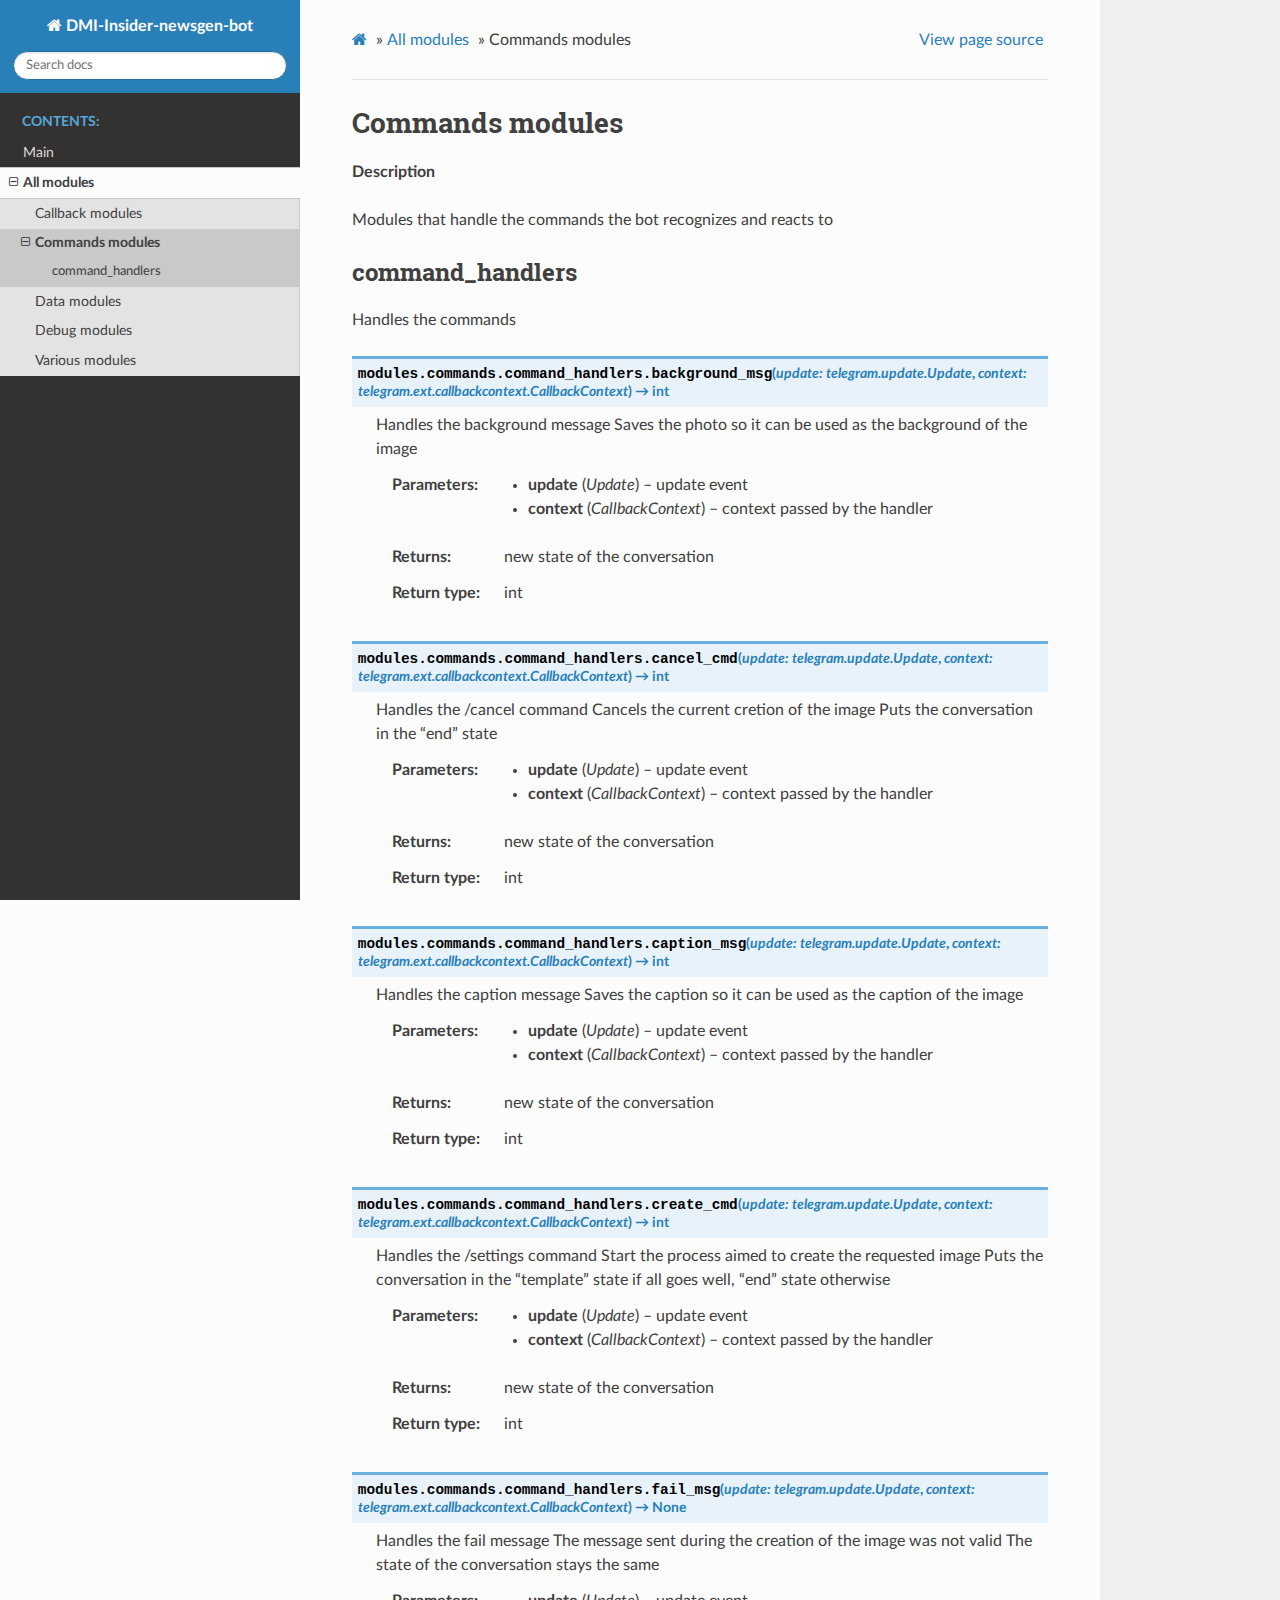
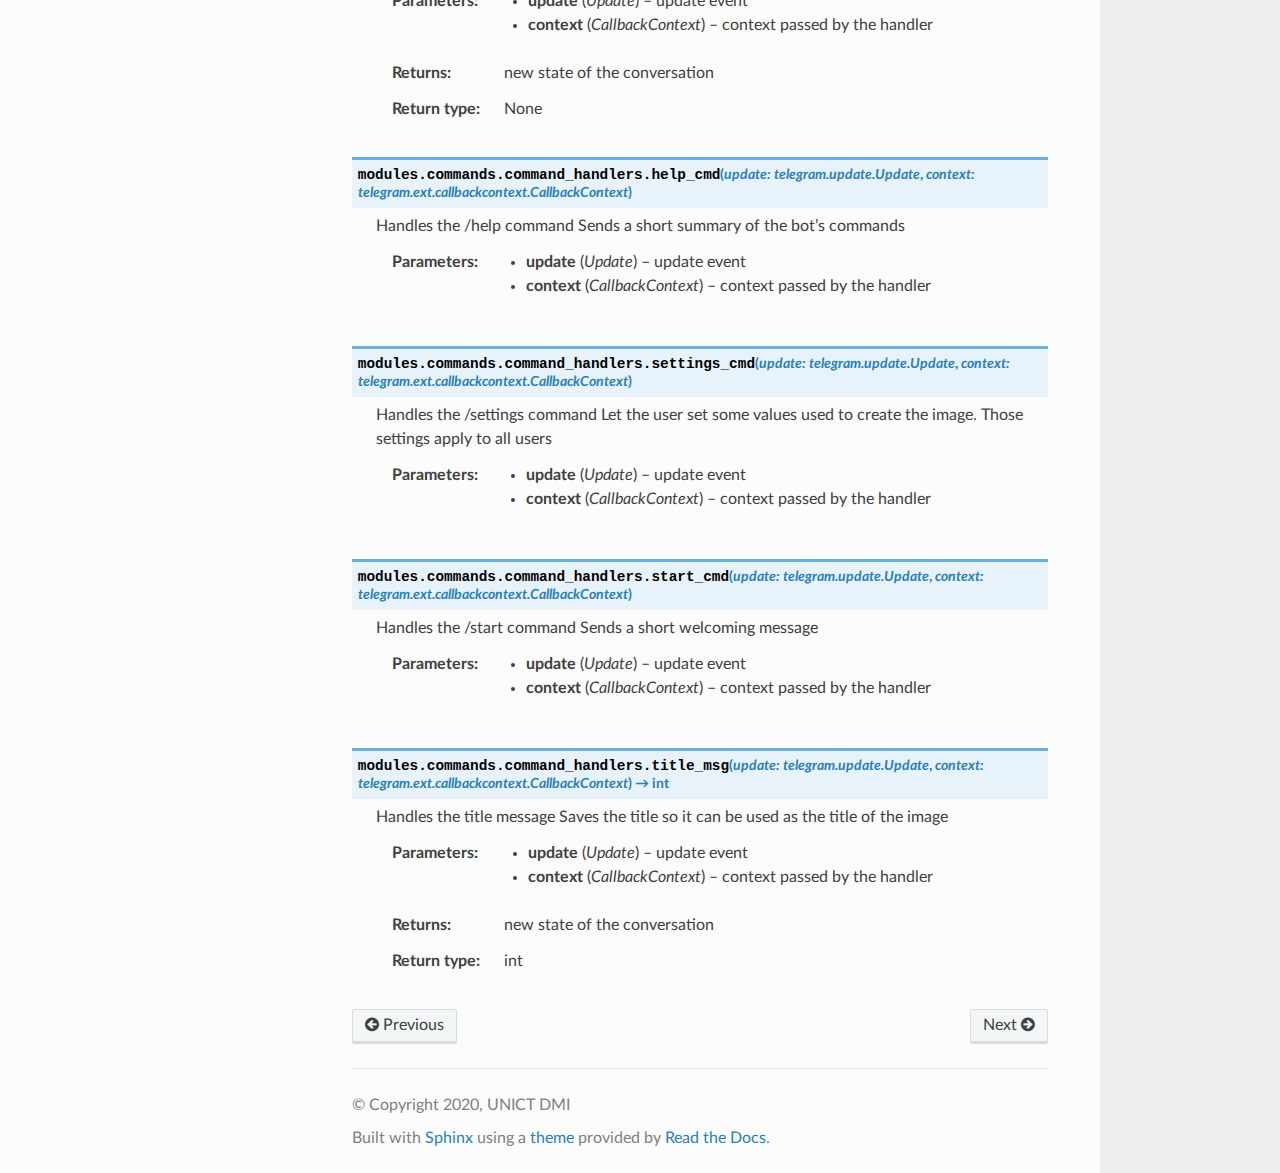
<file: docs/modules.commands.html>
<!DOCTYPE html>
<html class="writer-html5" lang="en" >
<head>
  <meta charset="utf-8">
  
  <meta name="viewport" content="width=device-width, initial-scale=1.0">
  
  <title>Commands modules &mdash; DMI-Insider-newsgen-bot  documentation</title>
  

  
  <link rel="stylesheet" href="_static/css/theme.css" type="text/css" />
  <link rel="stylesheet" href="_static/pygments.css" type="text/css" />

  
  
  
  

  
  <!--[if lt IE 9]>
    <script src="_static/js/html5shiv.min.js"></script>
  <![endif]-->
  
    
      <script type="text/javascript" id="documentation_options" data-url_root="./" src="_static/documentation_options.js"></script>
        <script src="_static/jquery.js"></script>
        <script src="_static/underscore.js"></script>
        <script src="_static/doctools.js"></script>
        <script src="_static/language_data.js"></script>
    
    <script type="text/javascript" src="_static/js/theme.js"></script>

    
    <link rel="index" title="Index" href="genindex.html" />
    <link rel="search" title="Search" href="search.html" />
    <link rel="next" title="Data modules" href="modules.data.html" />
    <link rel="prev" title="Callback modules" href="modules.callbacks.html" /> 
</head>

<body class="wy-body-for-nav">

   
  <div class="wy-grid-for-nav">
    
    <nav data-toggle="wy-nav-shift" class="wy-nav-side">
      <div class="wy-side-scroll">
        <div class="wy-side-nav-search" >
          

          
            <a href="index.html" class="icon icon-home" alt="Documentation Home"> DMI-Insider-newsgen-bot
          

          
          </a>

          
            
            
          

          
<div role="search">
  <form id="rtd-search-form" class="wy-form" action="search.html" method="get">
    <input type="text" name="q" placeholder="Search docs" />
    <input type="hidden" name="check_keywords" value="yes" />
    <input type="hidden" name="area" value="default" />
  </form>
</div>

          
        </div>

        
        <div class="wy-menu wy-menu-vertical" data-spy="affix" role="navigation" aria-label="main navigation">
          
            
            
              
            
            
              <p class="caption"><span class="caption-text">Contents:</span></p>
<ul class="current">
<li class="toctree-l1"><a class="reference internal" href="main.html">Main</a></li>
<li class="toctree-l1 current"><a class="reference internal" href="modules.html">All modules</a><ul class="current">
<li class="toctree-l2"><a class="reference internal" href="modules.callbacks.html">Callback modules</a></li>
<li class="toctree-l2 current"><a class="current reference internal" href="#">Commands modules</a><ul>
<li class="toctree-l3"><a class="reference internal" href="#module-modules.commands.command_handlers">command_handlers</a></li>
</ul>
</li>
<li class="toctree-l2"><a class="reference internal" href="modules.data.html">Data modules</a></li>
<li class="toctree-l2"><a class="reference internal" href="modules.debug.html">Debug modules</a></li>
<li class="toctree-l2"><a class="reference internal" href="modules.various.html">Various modules</a></li>
</ul>
</li>
</ul>

            
          
        </div>
        
      </div>
    </nav>

    <section data-toggle="wy-nav-shift" class="wy-nav-content-wrap">

      
      <nav class="wy-nav-top" aria-label="top navigation">
        
          <i data-toggle="wy-nav-top" class="fa fa-bars"></i>
          <a href="index.html">DMI-Insider-newsgen-bot</a>
        
      </nav>


      <div class="wy-nav-content">
        
        <div class="rst-content">
        
          















<div role="navigation" aria-label="breadcrumbs navigation">

  <ul class="wy-breadcrumbs">
    
      <li><a href="index.html" class="icon icon-home"></a> &raquo;</li>
        
          <li><a href="modules.html">All modules</a> &raquo;</li>
        
      <li>Commands modules</li>
    
    
      <li class="wy-breadcrumbs-aside">
        
            
            <a href="_sources/modules.commands.rst.txt" rel="nofollow"> View page source</a>
          
        
      </li>
    
  </ul>

  
  <hr/>
</div>
          <div role="main" class="document" itemscope="itemscope" itemtype="http://schema.org/Article">
           <div itemprop="articleBody">
            
  <div class="section" id="commands-modules">
<h1>Commands modules<a class="headerlink" href="#commands-modules" title="Permalink to this headline">¶</a></h1>
<p><strong>Description</strong></p>
<span class="target" id="module-modules.commands"></span><p>Modules that handle the commands the bot recognizes and reacts to</p>
<div class="section" id="module-modules.commands.command_handlers">
<span id="command-handlers"></span><h2>command_handlers<a class="headerlink" href="#module-modules.commands.command_handlers" title="Permalink to this headline">¶</a></h2>
<p>Handles the commands</p>
<dl class="py function">
<dt id="modules.commands.command_handlers.background_msg">
<code class="sig-prename descclassname">modules.commands.command_handlers.</code><code class="sig-name descname">background_msg</code><span class="sig-paren">(</span><em class="sig-param"><span class="n">update</span><span class="p">:</span> <span class="n">telegram.update.Update</span></em>, <em class="sig-param"><span class="n">context</span><span class="p">:</span> <span class="n">telegram.ext.callbackcontext.CallbackContext</span></em><span class="sig-paren">)</span> &#x2192; int<a class="headerlink" href="#modules.commands.command_handlers.background_msg" title="Permalink to this definition">¶</a></dt>
<dd><p>Handles the background message
Saves the photo so it can be used as the background of the image</p>
<dl class="field-list simple">
<dt class="field-odd">Parameters</dt>
<dd class="field-odd"><ul class="simple">
<li><p><strong>update</strong> (<em>Update</em>) – update event</p></li>
<li><p><strong>context</strong> (<em>CallbackContext</em>) – context passed by the handler</p></li>
</ul>
</dd>
<dt class="field-even">Returns</dt>
<dd class="field-even"><p>new state of the conversation</p>
</dd>
<dt class="field-odd">Return type</dt>
<dd class="field-odd"><p>int</p>
</dd>
</dl>
</dd></dl>

<dl class="py function">
<dt id="modules.commands.command_handlers.cancel_cmd">
<code class="sig-prename descclassname">modules.commands.command_handlers.</code><code class="sig-name descname">cancel_cmd</code><span class="sig-paren">(</span><em class="sig-param"><span class="n">update</span><span class="p">:</span> <span class="n">telegram.update.Update</span></em>, <em class="sig-param"><span class="n">context</span><span class="p">:</span> <span class="n">telegram.ext.callbackcontext.CallbackContext</span></em><span class="sig-paren">)</span> &#x2192; int<a class="headerlink" href="#modules.commands.command_handlers.cancel_cmd" title="Permalink to this definition">¶</a></dt>
<dd><p>Handles the /cancel command
Cancels the current cretion of the image
Puts the conversation in the “end” state</p>
<dl class="field-list simple">
<dt class="field-odd">Parameters</dt>
<dd class="field-odd"><ul class="simple">
<li><p><strong>update</strong> (<em>Update</em>) – update event</p></li>
<li><p><strong>context</strong> (<em>CallbackContext</em>) – context passed by the handler</p></li>
</ul>
</dd>
<dt class="field-even">Returns</dt>
<dd class="field-even"><p>new state of the conversation</p>
</dd>
<dt class="field-odd">Return type</dt>
<dd class="field-odd"><p>int</p>
</dd>
</dl>
</dd></dl>

<dl class="py function">
<dt id="modules.commands.command_handlers.caption_msg">
<code class="sig-prename descclassname">modules.commands.command_handlers.</code><code class="sig-name descname">caption_msg</code><span class="sig-paren">(</span><em class="sig-param"><span class="n">update</span><span class="p">:</span> <span class="n">telegram.update.Update</span></em>, <em class="sig-param"><span class="n">context</span><span class="p">:</span> <span class="n">telegram.ext.callbackcontext.CallbackContext</span></em><span class="sig-paren">)</span> &#x2192; int<a class="headerlink" href="#modules.commands.command_handlers.caption_msg" title="Permalink to this definition">¶</a></dt>
<dd><p>Handles the caption message
Saves the caption so it can be used as the caption of the image</p>
<dl class="field-list simple">
<dt class="field-odd">Parameters</dt>
<dd class="field-odd"><ul class="simple">
<li><p><strong>update</strong> (<em>Update</em>) – update event</p></li>
<li><p><strong>context</strong> (<em>CallbackContext</em>) – context passed by the handler</p></li>
</ul>
</dd>
<dt class="field-even">Returns</dt>
<dd class="field-even"><p>new state of the conversation</p>
</dd>
<dt class="field-odd">Return type</dt>
<dd class="field-odd"><p>int</p>
</dd>
</dl>
</dd></dl>

<dl class="py function">
<dt id="modules.commands.command_handlers.create_cmd">
<code class="sig-prename descclassname">modules.commands.command_handlers.</code><code class="sig-name descname">create_cmd</code><span class="sig-paren">(</span><em class="sig-param"><span class="n">update</span><span class="p">:</span> <span class="n">telegram.update.Update</span></em>, <em class="sig-param"><span class="n">context</span><span class="p">:</span> <span class="n">telegram.ext.callbackcontext.CallbackContext</span></em><span class="sig-paren">)</span> &#x2192; int<a class="headerlink" href="#modules.commands.command_handlers.create_cmd" title="Permalink to this definition">¶</a></dt>
<dd><p>Handles the /settings command
Start the process aimed to create the requested image
Puts the conversation in the “template” state if all goes well, “end” state otherwise</p>
<dl class="field-list simple">
<dt class="field-odd">Parameters</dt>
<dd class="field-odd"><ul class="simple">
<li><p><strong>update</strong> (<em>Update</em>) – update event</p></li>
<li><p><strong>context</strong> (<em>CallbackContext</em>) – context passed by the handler</p></li>
</ul>
</dd>
<dt class="field-even">Returns</dt>
<dd class="field-even"><p>new state of the conversation</p>
</dd>
<dt class="field-odd">Return type</dt>
<dd class="field-odd"><p>int</p>
</dd>
</dl>
</dd></dl>

<dl class="py function">
<dt id="modules.commands.command_handlers.fail_msg">
<code class="sig-prename descclassname">modules.commands.command_handlers.</code><code class="sig-name descname">fail_msg</code><span class="sig-paren">(</span><em class="sig-param"><span class="n">update</span><span class="p">:</span> <span class="n">telegram.update.Update</span></em>, <em class="sig-param"><span class="n">context</span><span class="p">:</span> <span class="n">telegram.ext.callbackcontext.CallbackContext</span></em><span class="sig-paren">)</span> &#x2192; None<a class="headerlink" href="#modules.commands.command_handlers.fail_msg" title="Permalink to this definition">¶</a></dt>
<dd><p>Handles the fail message
The message sent during the creation of the image was not valid
The state of the conversation stays the same</p>
<dl class="field-list simple">
<dt class="field-odd">Parameters</dt>
<dd class="field-odd"><ul class="simple">
<li><p><strong>update</strong> (<em>Update</em>) – update event</p></li>
<li><p><strong>context</strong> (<em>CallbackContext</em>) – context passed by the handler</p></li>
</ul>
</dd>
<dt class="field-even">Returns</dt>
<dd class="field-even"><p>new state of the conversation</p>
</dd>
<dt class="field-odd">Return type</dt>
<dd class="field-odd"><p>None</p>
</dd>
</dl>
</dd></dl>

<dl class="py function">
<dt id="modules.commands.command_handlers.help_cmd">
<code class="sig-prename descclassname">modules.commands.command_handlers.</code><code class="sig-name descname">help_cmd</code><span class="sig-paren">(</span><em class="sig-param"><span class="n">update</span><span class="p">:</span> <span class="n">telegram.update.Update</span></em>, <em class="sig-param"><span class="n">context</span><span class="p">:</span> <span class="n">telegram.ext.callbackcontext.CallbackContext</span></em><span class="sig-paren">)</span><a class="headerlink" href="#modules.commands.command_handlers.help_cmd" title="Permalink to this definition">¶</a></dt>
<dd><p>Handles the /help command
Sends a short summary of the bot’s commands</p>
<dl class="field-list simple">
<dt class="field-odd">Parameters</dt>
<dd class="field-odd"><ul class="simple">
<li><p><strong>update</strong> (<em>Update</em>) – update event</p></li>
<li><p><strong>context</strong> (<em>CallbackContext</em>) – context passed by the handler</p></li>
</ul>
</dd>
</dl>
</dd></dl>

<dl class="py function">
<dt id="modules.commands.command_handlers.settings_cmd">
<code class="sig-prename descclassname">modules.commands.command_handlers.</code><code class="sig-name descname">settings_cmd</code><span class="sig-paren">(</span><em class="sig-param"><span class="n">update</span><span class="p">:</span> <span class="n">telegram.update.Update</span></em>, <em class="sig-param"><span class="n">context</span><span class="p">:</span> <span class="n">telegram.ext.callbackcontext.CallbackContext</span></em><span class="sig-paren">)</span><a class="headerlink" href="#modules.commands.command_handlers.settings_cmd" title="Permalink to this definition">¶</a></dt>
<dd><p>Handles the /settings command
Let the user set some values used to create the image. Those settings apply to all users</p>
<dl class="field-list simple">
<dt class="field-odd">Parameters</dt>
<dd class="field-odd"><ul class="simple">
<li><p><strong>update</strong> (<em>Update</em>) – update event</p></li>
<li><p><strong>context</strong> (<em>CallbackContext</em>) – context passed by the handler</p></li>
</ul>
</dd>
</dl>
</dd></dl>

<dl class="py function">
<dt id="modules.commands.command_handlers.start_cmd">
<code class="sig-prename descclassname">modules.commands.command_handlers.</code><code class="sig-name descname">start_cmd</code><span class="sig-paren">(</span><em class="sig-param"><span class="n">update</span><span class="p">:</span> <span class="n">telegram.update.Update</span></em>, <em class="sig-param"><span class="n">context</span><span class="p">:</span> <span class="n">telegram.ext.callbackcontext.CallbackContext</span></em><span class="sig-paren">)</span><a class="headerlink" href="#modules.commands.command_handlers.start_cmd" title="Permalink to this definition">¶</a></dt>
<dd><p>Handles the /start command
Sends a short welcoming message</p>
<dl class="field-list simple">
<dt class="field-odd">Parameters</dt>
<dd class="field-odd"><ul class="simple">
<li><p><strong>update</strong> (<em>Update</em>) – update event</p></li>
<li><p><strong>context</strong> (<em>CallbackContext</em>) – context passed by the handler</p></li>
</ul>
</dd>
</dl>
</dd></dl>

<dl class="py function">
<dt id="modules.commands.command_handlers.title_msg">
<code class="sig-prename descclassname">modules.commands.command_handlers.</code><code class="sig-name descname">title_msg</code><span class="sig-paren">(</span><em class="sig-param"><span class="n">update</span><span class="p">:</span> <span class="n">telegram.update.Update</span></em>, <em class="sig-param"><span class="n">context</span><span class="p">:</span> <span class="n">telegram.ext.callbackcontext.CallbackContext</span></em><span class="sig-paren">)</span> &#x2192; int<a class="headerlink" href="#modules.commands.command_handlers.title_msg" title="Permalink to this definition">¶</a></dt>
<dd><p>Handles the title message
Saves the title so it can be used as the title of the image</p>
<dl class="field-list simple">
<dt class="field-odd">Parameters</dt>
<dd class="field-odd"><ul class="simple">
<li><p><strong>update</strong> (<em>Update</em>) – update event</p></li>
<li><p><strong>context</strong> (<em>CallbackContext</em>) – context passed by the handler</p></li>
</ul>
</dd>
<dt class="field-even">Returns</dt>
<dd class="field-even"><p>new state of the conversation</p>
</dd>
<dt class="field-odd">Return type</dt>
<dd class="field-odd"><p>int</p>
</dd>
</dl>
</dd></dl>

</div>
</div>


           </div>
           
          </div>
          <footer>
  
    <div class="rst-footer-buttons" role="navigation" aria-label="footer navigation">
      
        <a href="modules.data.html" class="btn btn-neutral float-right" title="Data modules" accesskey="n" rel="next">Next <span class="fa fa-arrow-circle-right"></span></a>
      
      
        <a href="modules.callbacks.html" class="btn btn-neutral float-left" title="Callback modules" accesskey="p" rel="prev"><span class="fa fa-arrow-circle-left"></span> Previous</a>
      
    </div>
  

  <hr/>

  <div role="contentinfo">
    <p>
        
        &copy; Copyright 2020, UNICT DMI

    </p>
  </div>
    
    
    
    Built with <a href="http://sphinx-doc.org/">Sphinx</a> using a
    
    <a href="https://github.com/rtfd/sphinx_rtd_theme">theme</a>
    
    provided by <a href="https://readthedocs.org">Read the Docs</a>. 

</footer>

        </div>
      </div>

    </section>

  </div>
  

  <script type="text/javascript">
      jQuery(function () {
          SphinxRtdTheme.Navigation.enable(true);
      });
  </script>

  
  
    
   

</body>
</html>
</file>
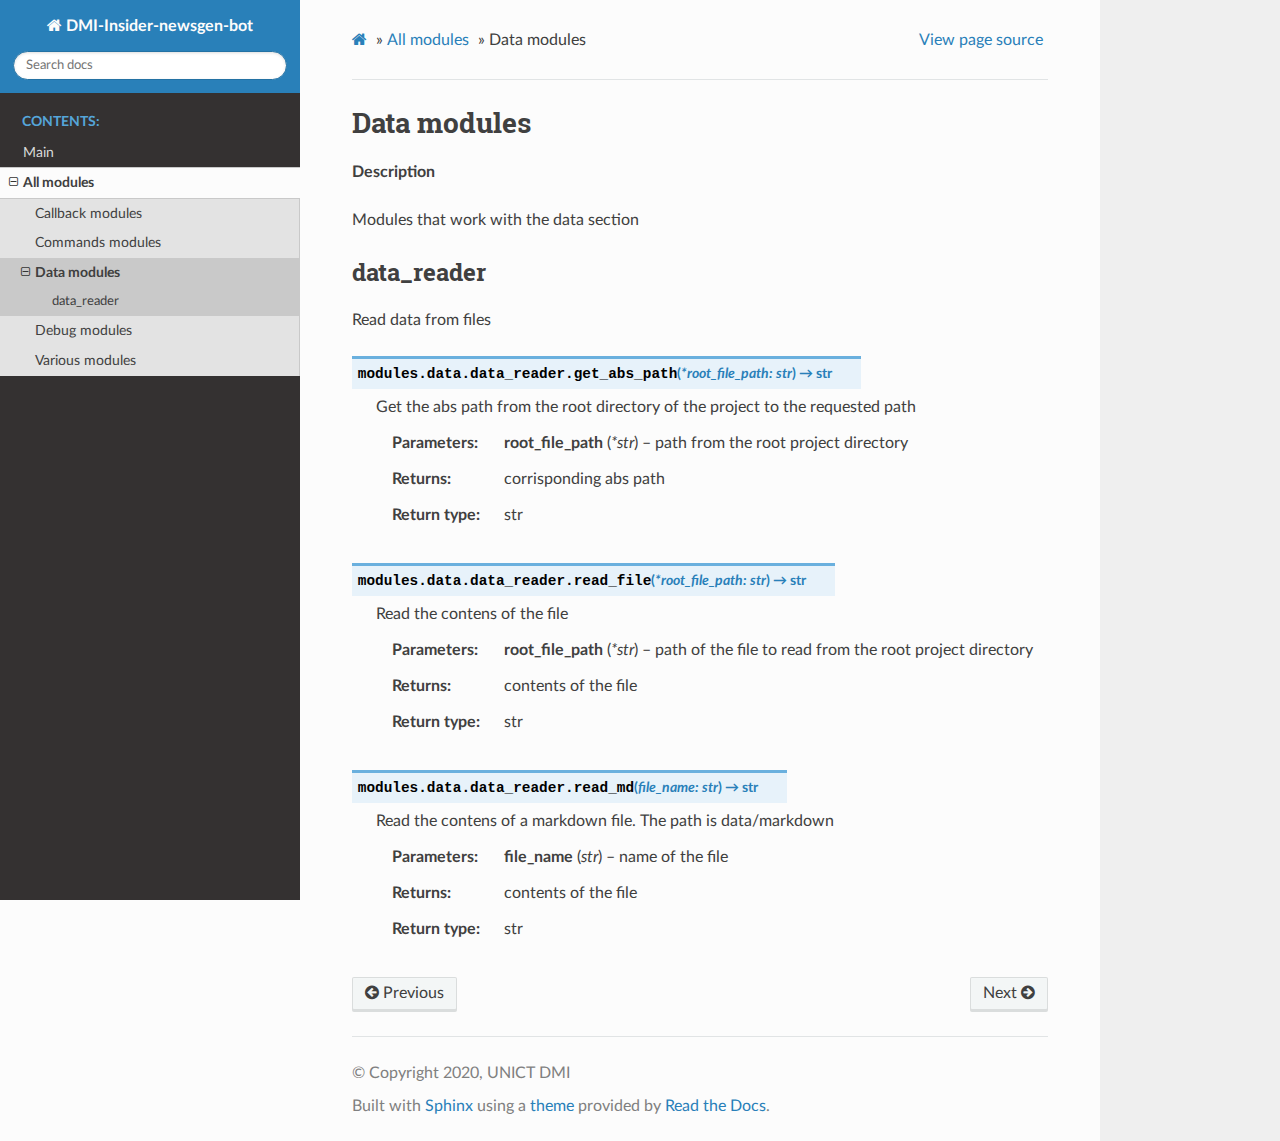
<file: docs/modules.data.html>
<!DOCTYPE html>
<html class="writer-html5" lang="en" >
<head>
  <meta charset="utf-8">
  
  <meta name="viewport" content="width=device-width, initial-scale=1.0">
  
  <title>Data modules &mdash; DMI-Insider-newsgen-bot  documentation</title>
  

  
  <link rel="stylesheet" href="_static/css/theme.css" type="text/css" />
  <link rel="stylesheet" href="_static/pygments.css" type="text/css" />

  
  
  
  

  
  <!--[if lt IE 9]>
    <script src="_static/js/html5shiv.min.js"></script>
  <![endif]-->
  
    
      <script type="text/javascript" id="documentation_options" data-url_root="./" src="_static/documentation_options.js"></script>
        <script src="_static/jquery.js"></script>
        <script src="_static/underscore.js"></script>
        <script src="_static/doctools.js"></script>
        <script src="_static/language_data.js"></script>
    
    <script type="text/javascript" src="_static/js/theme.js"></script>

    
    <link rel="index" title="Index" href="genindex.html" />
    <link rel="search" title="Search" href="search.html" />
    <link rel="next" title="Debug modules" href="modules.debug.html" />
    <link rel="prev" title="Commands modules" href="modules.commands.html" /> 
</head>

<body class="wy-body-for-nav">

   
  <div class="wy-grid-for-nav">
    
    <nav data-toggle="wy-nav-shift" class="wy-nav-side">
      <div class="wy-side-scroll">
        <div class="wy-side-nav-search" >
          

          
            <a href="index.html" class="icon icon-home" alt="Documentation Home"> DMI-Insider-newsgen-bot
          

          
          </a>

          
            
            
          

          
<div role="search">
  <form id="rtd-search-form" class="wy-form" action="search.html" method="get">
    <input type="text" name="q" placeholder="Search docs" />
    <input type="hidden" name="check_keywords" value="yes" />
    <input type="hidden" name="area" value="default" />
  </form>
</div>

          
        </div>

        
        <div class="wy-menu wy-menu-vertical" data-spy="affix" role="navigation" aria-label="main navigation">
          
            
            
              
            
            
              <p class="caption"><span class="caption-text">Contents:</span></p>
<ul class="current">
<li class="toctree-l1"><a class="reference internal" href="main.html">Main</a></li>
<li class="toctree-l1 current"><a class="reference internal" href="modules.html">All modules</a><ul class="current">
<li class="toctree-l2"><a class="reference internal" href="modules.callbacks.html">Callback modules</a></li>
<li class="toctree-l2"><a class="reference internal" href="modules.commands.html">Commands modules</a></li>
<li class="toctree-l2 current"><a class="current reference internal" href="#">Data modules</a><ul>
<li class="toctree-l3"><a class="reference internal" href="#module-modules.data.data_reader">data_reader</a></li>
</ul>
</li>
<li class="toctree-l2"><a class="reference internal" href="modules.debug.html">Debug modules</a></li>
<li class="toctree-l2"><a class="reference internal" href="modules.various.html">Various modules</a></li>
</ul>
</li>
</ul>

            
          
        </div>
        
      </div>
    </nav>

    <section data-toggle="wy-nav-shift" class="wy-nav-content-wrap">

      
      <nav class="wy-nav-top" aria-label="top navigation">
        
          <i data-toggle="wy-nav-top" class="fa fa-bars"></i>
          <a href="index.html">DMI-Insider-newsgen-bot</a>
        
      </nav>


      <div class="wy-nav-content">
        
        <div class="rst-content">
        
          















<div role="navigation" aria-label="breadcrumbs navigation">

  <ul class="wy-breadcrumbs">
    
      <li><a href="index.html" class="icon icon-home"></a> &raquo;</li>
        
          <li><a href="modules.html">All modules</a> &raquo;</li>
        
      <li>Data modules</li>
    
    
      <li class="wy-breadcrumbs-aside">
        
            
            <a href="_sources/modules.data.rst.txt" rel="nofollow"> View page source</a>
          
        
      </li>
    
  </ul>

  
  <hr/>
</div>
          <div role="main" class="document" itemscope="itemscope" itemtype="http://schema.org/Article">
           <div itemprop="articleBody">
            
  <div class="section" id="data-modules">
<h1>Data modules<a class="headerlink" href="#data-modules" title="Permalink to this headline">¶</a></h1>
<p><strong>Description</strong></p>
<span class="target" id="module-modules.data"></span><p>Modules that work with the data section</p>
<div class="section" id="module-modules.data.data_reader">
<span id="data-reader"></span><h2>data_reader<a class="headerlink" href="#module-modules.data.data_reader" title="Permalink to this headline">¶</a></h2>
<p>Read data from files</p>
<dl class="py function">
<dt id="modules.data.data_reader.get_abs_path">
<code class="sig-prename descclassname">modules.data.data_reader.</code><code class="sig-name descname">get_abs_path</code><span class="sig-paren">(</span><em class="sig-param"><span class="o">*</span><span class="n">root_file_path</span><span class="p">:</span> <span class="n">str</span></em><span class="sig-paren">)</span> &#x2192; str<a class="headerlink" href="#modules.data.data_reader.get_abs_path" title="Permalink to this definition">¶</a></dt>
<dd><p>Get the abs path from the root directory of the project to the requested path</p>
<dl class="field-list simple">
<dt class="field-odd">Parameters</dt>
<dd class="field-odd"><p><strong>root_file_path</strong> (<em>*str</em>) – path from the root project directory</p>
</dd>
<dt class="field-even">Returns</dt>
<dd class="field-even"><p>corrisponding abs path</p>
</dd>
<dt class="field-odd">Return type</dt>
<dd class="field-odd"><p>str</p>
</dd>
</dl>
</dd></dl>

<dl class="py function">
<dt id="modules.data.data_reader.read_file">
<code class="sig-prename descclassname">modules.data.data_reader.</code><code class="sig-name descname">read_file</code><span class="sig-paren">(</span><em class="sig-param"><span class="o">*</span><span class="n">root_file_path</span><span class="p">:</span> <span class="n">str</span></em><span class="sig-paren">)</span> &#x2192; str<a class="headerlink" href="#modules.data.data_reader.read_file" title="Permalink to this definition">¶</a></dt>
<dd><p>Read the contens of the file</p>
<dl class="field-list simple">
<dt class="field-odd">Parameters</dt>
<dd class="field-odd"><p><strong>root_file_path</strong> (<em>*str</em>) – path of the file to read from the root project directory</p>
</dd>
<dt class="field-even">Returns</dt>
<dd class="field-even"><p>contents of the file</p>
</dd>
<dt class="field-odd">Return type</dt>
<dd class="field-odd"><p>str</p>
</dd>
</dl>
</dd></dl>

<dl class="py function">
<dt id="modules.data.data_reader.read_md">
<code class="sig-prename descclassname">modules.data.data_reader.</code><code class="sig-name descname">read_md</code><span class="sig-paren">(</span><em class="sig-param"><span class="n">file_name</span><span class="p">:</span> <span class="n">str</span></em><span class="sig-paren">)</span> &#x2192; str<a class="headerlink" href="#modules.data.data_reader.read_md" title="Permalink to this definition">¶</a></dt>
<dd><p>Read the contens of a markdown file. The path is data/markdown</p>
<dl class="field-list simple">
<dt class="field-odd">Parameters</dt>
<dd class="field-odd"><p><strong>file_name</strong> (<em>str</em>) – name of the file</p>
</dd>
<dt class="field-even">Returns</dt>
<dd class="field-even"><p>contents of the file</p>
</dd>
<dt class="field-odd">Return type</dt>
<dd class="field-odd"><p>str</p>
</dd>
</dl>
</dd></dl>

</div>
</div>


           </div>
           
          </div>
          <footer>
  
    <div class="rst-footer-buttons" role="navigation" aria-label="footer navigation">
      
        <a href="modules.debug.html" class="btn btn-neutral float-right" title="Debug modules" accesskey="n" rel="next">Next <span class="fa fa-arrow-circle-right"></span></a>
      
      
        <a href="modules.commands.html" class="btn btn-neutral float-left" title="Commands modules" accesskey="p" rel="prev"><span class="fa fa-arrow-circle-left"></span> Previous</a>
      
    </div>
  

  <hr/>

  <div role="contentinfo">
    <p>
        
        &copy; Copyright 2020, UNICT DMI

    </p>
  </div>
    
    
    
    Built with <a href="http://sphinx-doc.org/">Sphinx</a> using a
    
    <a href="https://github.com/rtfd/sphinx_rtd_theme">theme</a>
    
    provided by <a href="https://readthedocs.org">Read the Docs</a>. 

</footer>

        </div>
      </div>

    </section>

  </div>
  

  <script type="text/javascript">
      jQuery(function () {
          SphinxRtdTheme.Navigation.enable(true);
      });
  </script>

  
  
    
   

</body>
</html>
</file>
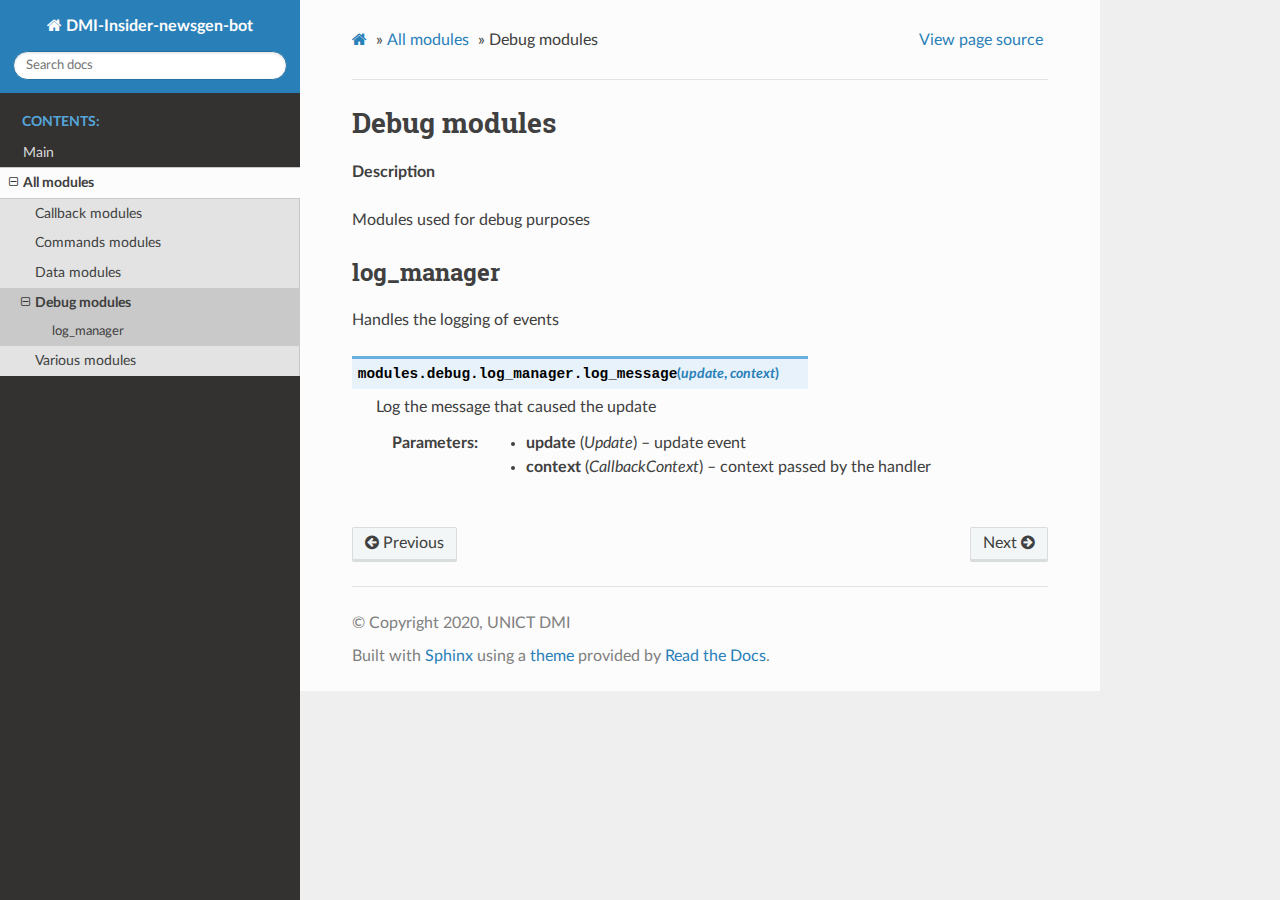
<file: docs/modules.debug.html>
<!DOCTYPE html>
<html class="writer-html5" lang="en" >
<head>
  <meta charset="utf-8">
  
  <meta name="viewport" content="width=device-width, initial-scale=1.0">
  
  <title>Debug modules &mdash; DMI-Insider-newsgen-bot  documentation</title>
  

  
  <link rel="stylesheet" href="_static/css/theme.css" type="text/css" />
  <link rel="stylesheet" href="_static/pygments.css" type="text/css" />

  
  
  
  

  
  <!--[if lt IE 9]>
    <script src="_static/js/html5shiv.min.js"></script>
  <![endif]-->
  
    
      <script type="text/javascript" id="documentation_options" data-url_root="./" src="_static/documentation_options.js"></script>
        <script src="_static/jquery.js"></script>
        <script src="_static/underscore.js"></script>
        <script src="_static/doctools.js"></script>
        <script src="_static/language_data.js"></script>
    
    <script type="text/javascript" src="_static/js/theme.js"></script>

    
    <link rel="index" title="Index" href="genindex.html" />
    <link rel="search" title="Search" href="search.html" />
    <link rel="next" title="Various modules" href="modules.various.html" />
    <link rel="prev" title="Data modules" href="modules.data.html" /> 
</head>

<body class="wy-body-for-nav">

   
  <div class="wy-grid-for-nav">
    
    <nav data-toggle="wy-nav-shift" class="wy-nav-side">
      <div class="wy-side-scroll">
        <div class="wy-side-nav-search" >
          

          
            <a href="index.html" class="icon icon-home" alt="Documentation Home"> DMI-Insider-newsgen-bot
          

          
          </a>

          
            
            
          

          
<div role="search">
  <form id="rtd-search-form" class="wy-form" action="search.html" method="get">
    <input type="text" name="q" placeholder="Search docs" />
    <input type="hidden" name="check_keywords" value="yes" />
    <input type="hidden" name="area" value="default" />
  </form>
</div>

          
        </div>

        
        <div class="wy-menu wy-menu-vertical" data-spy="affix" role="navigation" aria-label="main navigation">
          
            
            
              
            
            
              <p class="caption"><span class="caption-text">Contents:</span></p>
<ul class="current">
<li class="toctree-l1"><a class="reference internal" href="main.html">Main</a></li>
<li class="toctree-l1 current"><a class="reference internal" href="modules.html">All modules</a><ul class="current">
<li class="toctree-l2"><a class="reference internal" href="modules.callbacks.html">Callback modules</a></li>
<li class="toctree-l2"><a class="reference internal" href="modules.commands.html">Commands modules</a></li>
<li class="toctree-l2"><a class="reference internal" href="modules.data.html">Data modules</a></li>
<li class="toctree-l2 current"><a class="current reference internal" href="#">Debug modules</a><ul>
<li class="toctree-l3"><a class="reference internal" href="#module-modules.debug.log_manager">log_manager</a></li>
</ul>
</li>
<li class="toctree-l2"><a class="reference internal" href="modules.various.html">Various modules</a></li>
</ul>
</li>
</ul>

            
          
        </div>
        
      </div>
    </nav>

    <section data-toggle="wy-nav-shift" class="wy-nav-content-wrap">

      
      <nav class="wy-nav-top" aria-label="top navigation">
        
          <i data-toggle="wy-nav-top" class="fa fa-bars"></i>
          <a href="index.html">DMI-Insider-newsgen-bot</a>
        
      </nav>


      <div class="wy-nav-content">
        
        <div class="rst-content">
        
          















<div role="navigation" aria-label="breadcrumbs navigation">

  <ul class="wy-breadcrumbs">
    
      <li><a href="index.html" class="icon icon-home"></a> &raquo;</li>
        
          <li><a href="modules.html">All modules</a> &raquo;</li>
        
      <li>Debug modules</li>
    
    
      <li class="wy-breadcrumbs-aside">
        
            
            <a href="_sources/modules.debug.rst.txt" rel="nofollow"> View page source</a>
          
        
      </li>
    
  </ul>

  
  <hr/>
</div>
          <div role="main" class="document" itemscope="itemscope" itemtype="http://schema.org/Article">
           <div itemprop="articleBody">
            
  <div class="section" id="debug-modules">
<h1>Debug modules<a class="headerlink" href="#debug-modules" title="Permalink to this headline">¶</a></h1>
<p><strong>Description</strong></p>
<span class="target" id="module-modules.debug"></span><p>Modules used for debug purposes</p>
<div class="section" id="module-modules.debug.log_manager">
<span id="log-manager"></span><h2>log_manager<a class="headerlink" href="#module-modules.debug.log_manager" title="Permalink to this headline">¶</a></h2>
<p>Handles the logging of events</p>
<dl class="py function">
<dt id="modules.debug.log_manager.log_message">
<code class="sig-prename descclassname">modules.debug.log_manager.</code><code class="sig-name descname">log_message</code><span class="sig-paren">(</span><em class="sig-param"><span class="n">update</span></em>, <em class="sig-param"><span class="n">context</span></em><span class="sig-paren">)</span><a class="headerlink" href="#modules.debug.log_manager.log_message" title="Permalink to this definition">¶</a></dt>
<dd><p>Log the message that caused the update</p>
<dl class="field-list simple">
<dt class="field-odd">Parameters</dt>
<dd class="field-odd"><ul class="simple">
<li><p><strong>update</strong> (<em>Update</em>) – update event</p></li>
<li><p><strong>context</strong> (<em>CallbackContext</em>) – context passed by the handler</p></li>
</ul>
</dd>
</dl>
</dd></dl>

</div>
</div>


           </div>
           
          </div>
          <footer>
  
    <div class="rst-footer-buttons" role="navigation" aria-label="footer navigation">
      
        <a href="modules.various.html" class="btn btn-neutral float-right" title="Various modules" accesskey="n" rel="next">Next <span class="fa fa-arrow-circle-right"></span></a>
      
      
        <a href="modules.data.html" class="btn btn-neutral float-left" title="Data modules" accesskey="p" rel="prev"><span class="fa fa-arrow-circle-left"></span> Previous</a>
      
    </div>
  

  <hr/>

  <div role="contentinfo">
    <p>
        
        &copy; Copyright 2020, UNICT DMI

    </p>
  </div>
    
    
    
    Built with <a href="http://sphinx-doc.org/">Sphinx</a> using a
    
    <a href="https://github.com/rtfd/sphinx_rtd_theme">theme</a>
    
    provided by <a href="https://readthedocs.org">Read the Docs</a>. 

</footer>

        </div>
      </div>

    </section>

  </div>
  

  <script type="text/javascript">
      jQuery(function () {
          SphinxRtdTheme.Navigation.enable(true);
      });
  </script>

  
  
    
   

</body>
</html>
</file>
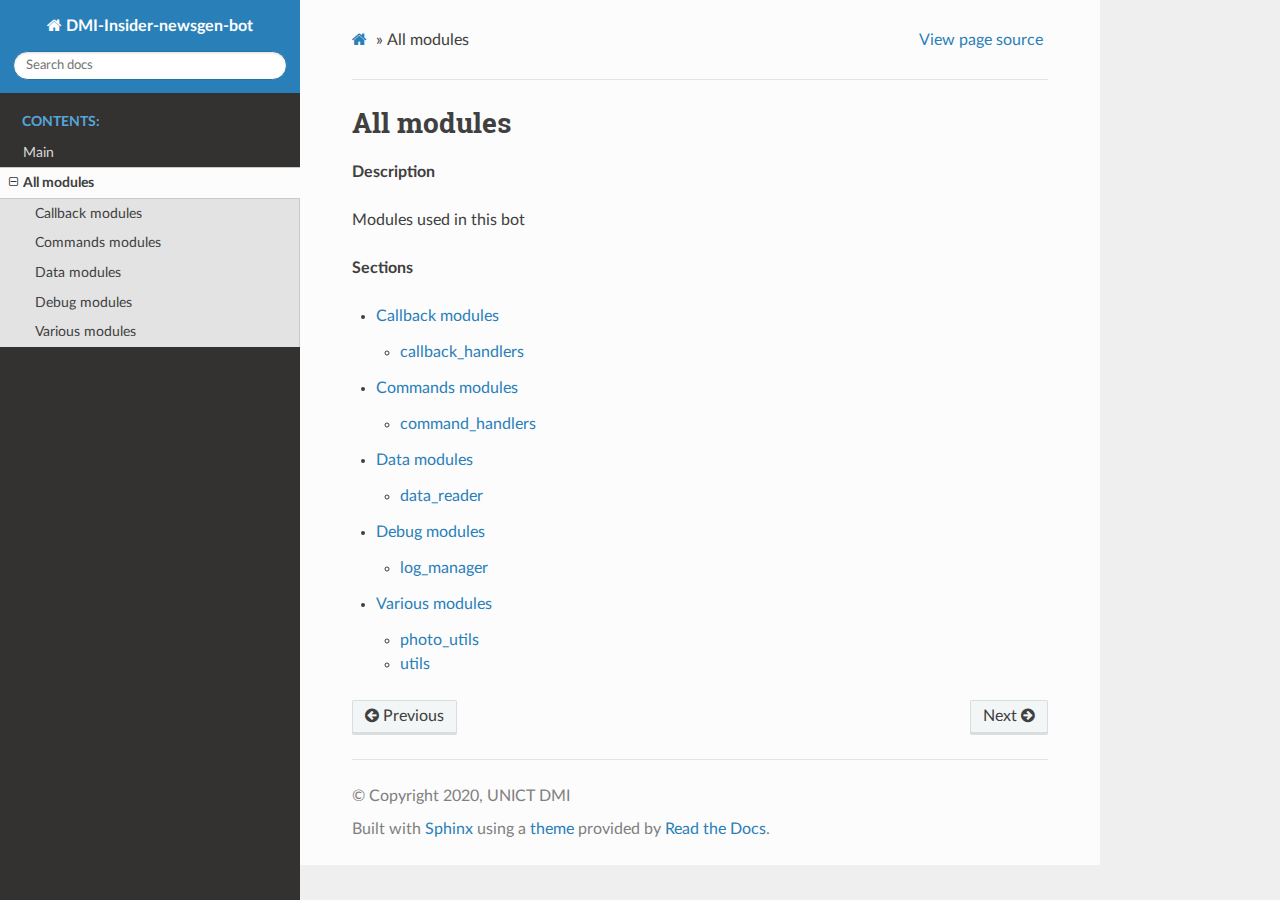
<file: docs/modules.html>
<!DOCTYPE html>
<html class="writer-html5" lang="en" >
<head>
  <meta charset="utf-8">
  
  <meta name="viewport" content="width=device-width, initial-scale=1.0">
  
  <title>All modules &mdash; DMI-Insider-newsgen-bot  documentation</title>
  

  
  <link rel="stylesheet" href="_static/css/theme.css" type="text/css" />
  <link rel="stylesheet" href="_static/pygments.css" type="text/css" />

  
  
  
  

  
  <!--[if lt IE 9]>
    <script src="_static/js/html5shiv.min.js"></script>
  <![endif]-->
  
    
      <script type="text/javascript" id="documentation_options" data-url_root="./" src="_static/documentation_options.js"></script>
        <script src="_static/jquery.js"></script>
        <script src="_static/underscore.js"></script>
        <script src="_static/doctools.js"></script>
        <script src="_static/language_data.js"></script>
    
    <script type="text/javascript" src="_static/js/theme.js"></script>

    
    <link rel="index" title="Index" href="genindex.html" />
    <link rel="search" title="Search" href="search.html" />
    <link rel="next" title="Callback modules" href="modules.callbacks.html" />
    <link rel="prev" title="Main" href="main.html" /> 
</head>

<body class="wy-body-for-nav">

   
  <div class="wy-grid-for-nav">
    
    <nav data-toggle="wy-nav-shift" class="wy-nav-side">
      <div class="wy-side-scroll">
        <div class="wy-side-nav-search" >
          

          
            <a href="index.html" class="icon icon-home" alt="Documentation Home"> DMI-Insider-newsgen-bot
          

          
          </a>

          
            
            
          

          
<div role="search">
  <form id="rtd-search-form" class="wy-form" action="search.html" method="get">
    <input type="text" name="q" placeholder="Search docs" />
    <input type="hidden" name="check_keywords" value="yes" />
    <input type="hidden" name="area" value="default" />
  </form>
</div>

          
        </div>

        
        <div class="wy-menu wy-menu-vertical" data-spy="affix" role="navigation" aria-label="main navigation">
          
            
            
              
            
            
              <p class="caption"><span class="caption-text">Contents:</span></p>
<ul class="current">
<li class="toctree-l1"><a class="reference internal" href="main.html">Main</a></li>
<li class="toctree-l1 current"><a class="current reference internal" href="#">All modules</a><ul>
<li class="toctree-l2"><a class="reference internal" href="modules.callbacks.html">Callback modules</a></li>
<li class="toctree-l2"><a class="reference internal" href="modules.commands.html">Commands modules</a></li>
<li class="toctree-l2"><a class="reference internal" href="modules.data.html">Data modules</a></li>
<li class="toctree-l2"><a class="reference internal" href="modules.debug.html">Debug modules</a></li>
<li class="toctree-l2"><a class="reference internal" href="modules.various.html">Various modules</a></li>
</ul>
</li>
</ul>

            
          
        </div>
        
      </div>
    </nav>

    <section data-toggle="wy-nav-shift" class="wy-nav-content-wrap">

      
      <nav class="wy-nav-top" aria-label="top navigation">
        
          <i data-toggle="wy-nav-top" class="fa fa-bars"></i>
          <a href="index.html">DMI-Insider-newsgen-bot</a>
        
      </nav>


      <div class="wy-nav-content">
        
        <div class="rst-content">
        
          















<div role="navigation" aria-label="breadcrumbs navigation">

  <ul class="wy-breadcrumbs">
    
      <li><a href="index.html" class="icon icon-home"></a> &raquo;</li>
        
      <li>All modules</li>
    
    
      <li class="wy-breadcrumbs-aside">
        
            
            <a href="_sources/modules.rst.txt" rel="nofollow"> View page source</a>
          
        
      </li>
    
  </ul>

  
  <hr/>
</div>
          <div role="main" class="document" itemscope="itemscope" itemtype="http://schema.org/Article">
           <div itemprop="articleBody">
            
  <div class="section" id="all-modules">
<h1>All modules<a class="headerlink" href="#all-modules" title="Permalink to this headline">¶</a></h1>
<p><strong>Description</strong></p>
<span class="target" id="module-modules"></span><p>Modules used in this bot</p>
<p><strong>Sections</strong></p>
<div class="toctree-wrapper compound">
<ul>
<li class="toctree-l1"><a class="reference internal" href="modules.callbacks.html">Callback modules</a><ul>
<li class="toctree-l2"><a class="reference internal" href="modules.callbacks.html#module-modules.callbacks.callback_handlers">callback_handlers</a></li>
</ul>
</li>
<li class="toctree-l1"><a class="reference internal" href="modules.commands.html">Commands modules</a><ul>
<li class="toctree-l2"><a class="reference internal" href="modules.commands.html#module-modules.commands.command_handlers">command_handlers</a></li>
</ul>
</li>
<li class="toctree-l1"><a class="reference internal" href="modules.data.html">Data modules</a><ul>
<li class="toctree-l2"><a class="reference internal" href="modules.data.html#module-modules.data.data_reader">data_reader</a></li>
</ul>
</li>
<li class="toctree-l1"><a class="reference internal" href="modules.debug.html">Debug modules</a><ul>
<li class="toctree-l2"><a class="reference internal" href="modules.debug.html#module-modules.debug.log_manager">log_manager</a></li>
</ul>
</li>
<li class="toctree-l1"><a class="reference internal" href="modules.various.html">Various modules</a><ul>
<li class="toctree-l2"><a class="reference internal" href="modules.various.html#module-modules.various.photo_utils">photo_utils</a></li>
<li class="toctree-l2"><a class="reference internal" href="modules.various.html#module-modules.various.utils">utils</a></li>
</ul>
</li>
</ul>
</div>
</div>


           </div>
           
          </div>
          <footer>
  
    <div class="rst-footer-buttons" role="navigation" aria-label="footer navigation">
      
        <a href="modules.callbacks.html" class="btn btn-neutral float-right" title="Callback modules" accesskey="n" rel="next">Next <span class="fa fa-arrow-circle-right"></span></a>
      
      
        <a href="main.html" class="btn btn-neutral float-left" title="Main" accesskey="p" rel="prev"><span class="fa fa-arrow-circle-left"></span> Previous</a>
      
    </div>
  

  <hr/>

  <div role="contentinfo">
    <p>
        
        &copy; Copyright 2020, UNICT DMI

    </p>
  </div>
    
    
    
    Built with <a href="http://sphinx-doc.org/">Sphinx</a> using a
    
    <a href="https://github.com/rtfd/sphinx_rtd_theme">theme</a>
    
    provided by <a href="https://readthedocs.org">Read the Docs</a>. 

</footer>

        </div>
      </div>

    </section>

  </div>
  

  <script type="text/javascript">
      jQuery(function () {
          SphinxRtdTheme.Navigation.enable(true);
      });
  </script>

  
  
    
   

</body>
</html>
</file>
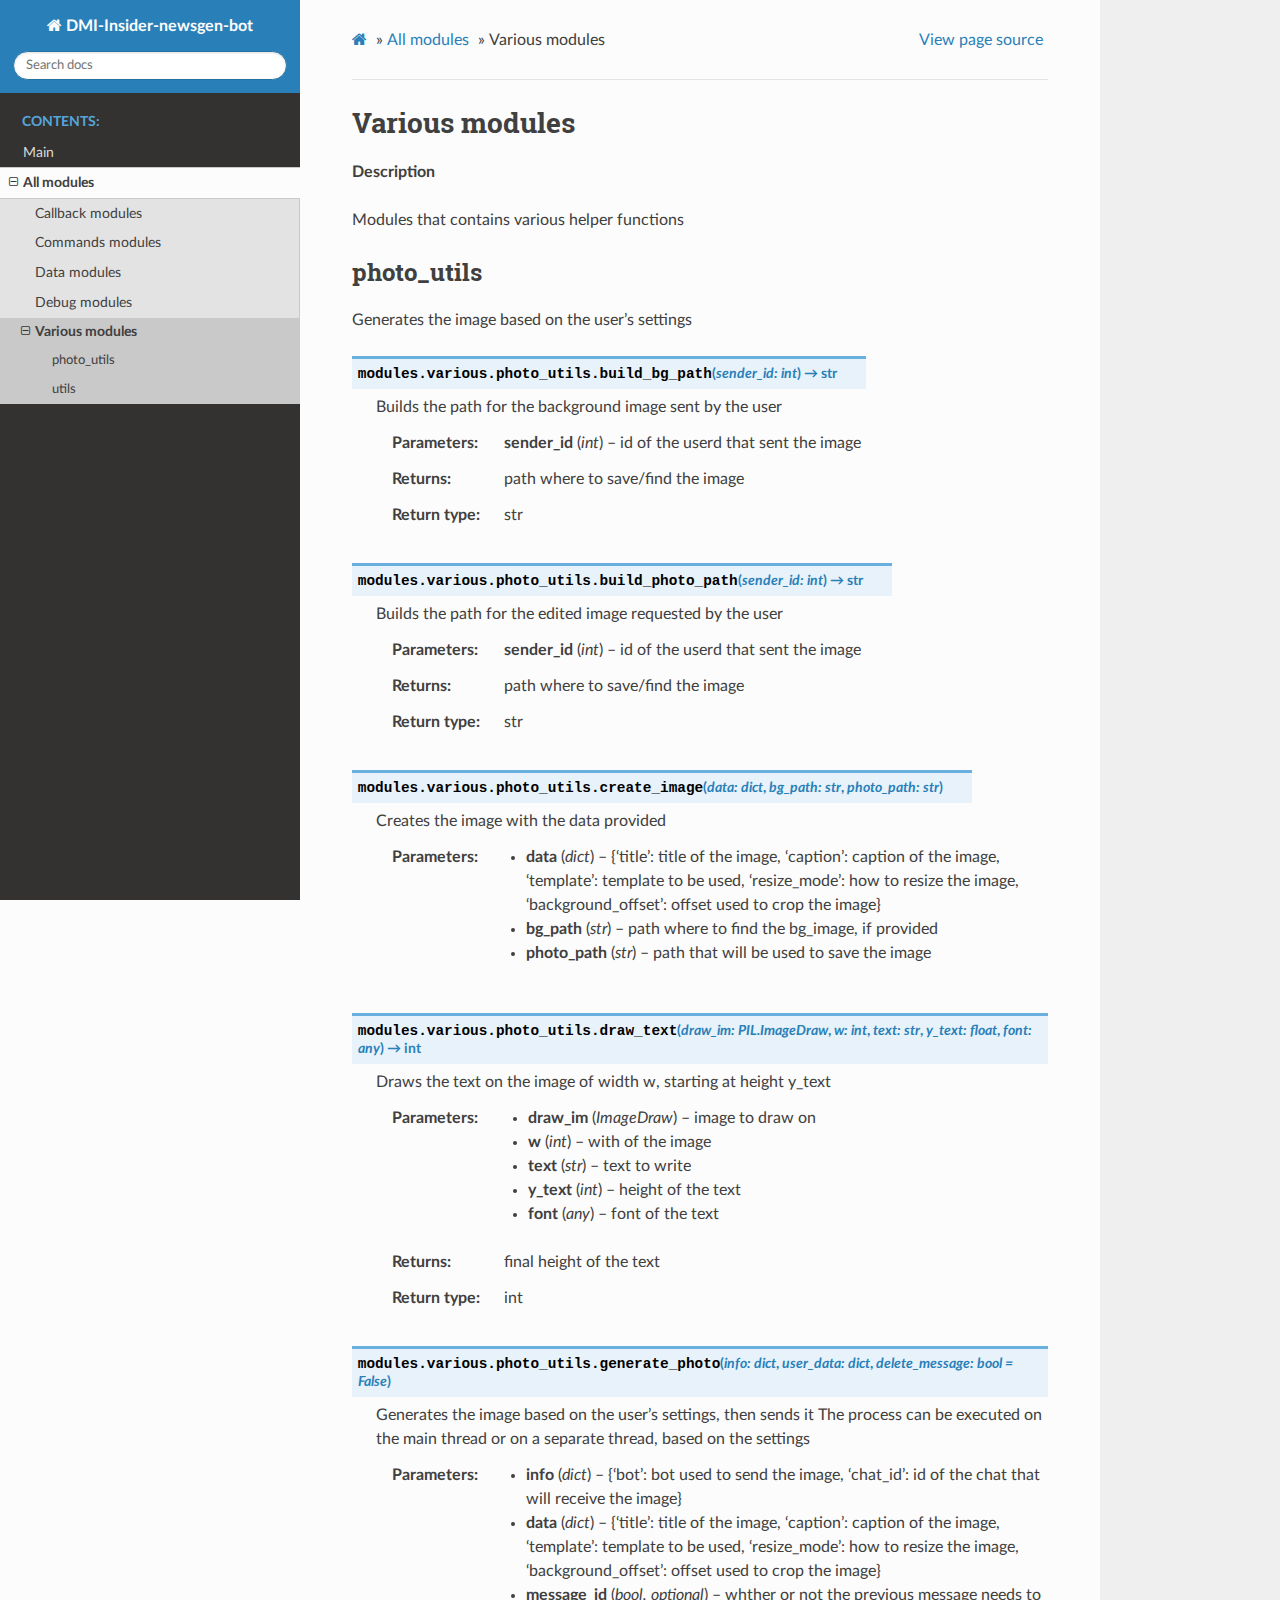
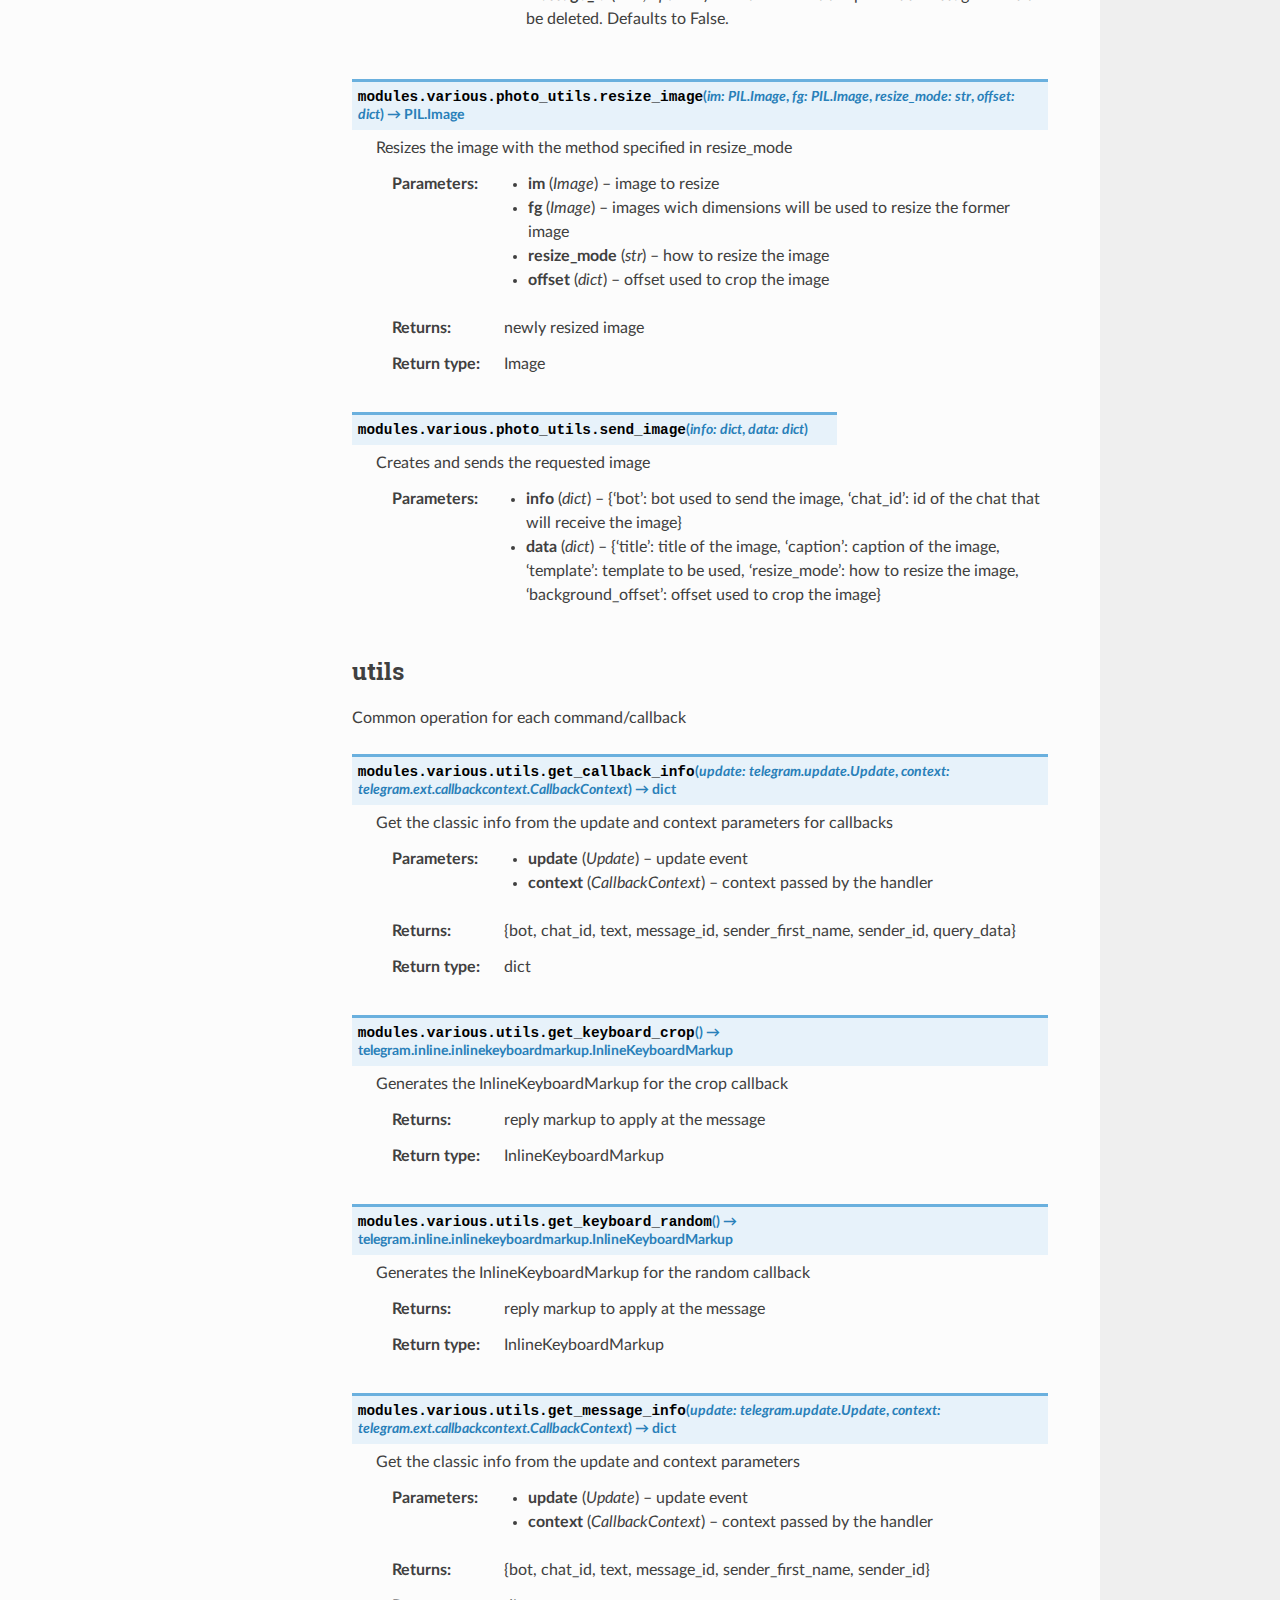
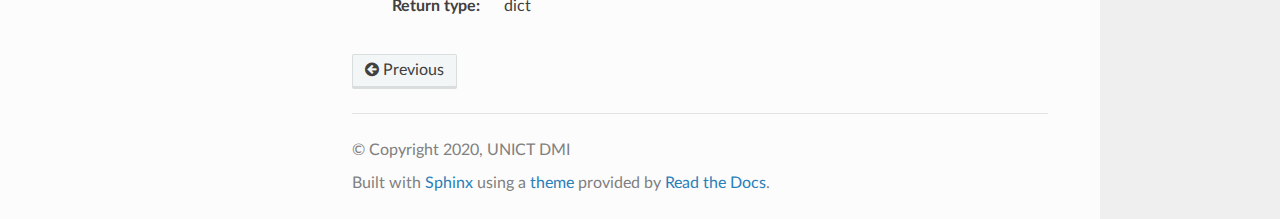
<file: docs/modules.various.html>
<!DOCTYPE html>
<html class="writer-html5" lang="en" >
<head>
  <meta charset="utf-8">
  
  <meta name="viewport" content="width=device-width, initial-scale=1.0">
  
  <title>Various modules &mdash; DMI-Insider-newsgen-bot  documentation</title>
  

  
  <link rel="stylesheet" href="_static/css/theme.css" type="text/css" />
  <link rel="stylesheet" href="_static/pygments.css" type="text/css" />

  
  
  
  

  
  <!--[if lt IE 9]>
    <script src="_static/js/html5shiv.min.js"></script>
  <![endif]-->
  
    
      <script type="text/javascript" id="documentation_options" data-url_root="./" src="_static/documentation_options.js"></script>
        <script src="_static/jquery.js"></script>
        <script src="_static/underscore.js"></script>
        <script src="_static/doctools.js"></script>
        <script src="_static/language_data.js"></script>
    
    <script type="text/javascript" src="_static/js/theme.js"></script>

    
    <link rel="index" title="Index" href="genindex.html" />
    <link rel="search" title="Search" href="search.html" />
    <link rel="prev" title="Debug modules" href="modules.debug.html" /> 
</head>

<body class="wy-body-for-nav">

   
  <div class="wy-grid-for-nav">
    
    <nav data-toggle="wy-nav-shift" class="wy-nav-side">
      <div class="wy-side-scroll">
        <div class="wy-side-nav-search" >
          

          
            <a href="index.html" class="icon icon-home" alt="Documentation Home"> DMI-Insider-newsgen-bot
          

          
          </a>

          
            
            
          

          
<div role="search">
  <form id="rtd-search-form" class="wy-form" action="search.html" method="get">
    <input type="text" name="q" placeholder="Search docs" />
    <input type="hidden" name="check_keywords" value="yes" />
    <input type="hidden" name="area" value="default" />
  </form>
</div>

          
        </div>

        
        <div class="wy-menu wy-menu-vertical" data-spy="affix" role="navigation" aria-label="main navigation">
          
            
            
              
            
            
              <p class="caption"><span class="caption-text">Contents:</span></p>
<ul class="current">
<li class="toctree-l1"><a class="reference internal" href="main.html">Main</a></li>
<li class="toctree-l1 current"><a class="reference internal" href="modules.html">All modules</a><ul class="current">
<li class="toctree-l2"><a class="reference internal" href="modules.callbacks.html">Callback modules</a></li>
<li class="toctree-l2"><a class="reference internal" href="modules.commands.html">Commands modules</a></li>
<li class="toctree-l2"><a class="reference internal" href="modules.data.html">Data modules</a></li>
<li class="toctree-l2"><a class="reference internal" href="modules.debug.html">Debug modules</a></li>
<li class="toctree-l2 current"><a class="current reference internal" href="#">Various modules</a><ul>
<li class="toctree-l3"><a class="reference internal" href="#module-modules.various.photo_utils">photo_utils</a></li>
<li class="toctree-l3"><a class="reference internal" href="#module-modules.various.utils">utils</a></li>
</ul>
</li>
</ul>
</li>
</ul>

            
          
        </div>
        
      </div>
    </nav>

    <section data-toggle="wy-nav-shift" class="wy-nav-content-wrap">

      
      <nav class="wy-nav-top" aria-label="top navigation">
        
          <i data-toggle="wy-nav-top" class="fa fa-bars"></i>
          <a href="index.html">DMI-Insider-newsgen-bot</a>
        
      </nav>


      <div class="wy-nav-content">
        
        <div class="rst-content">
        
          















<div role="navigation" aria-label="breadcrumbs navigation">

  <ul class="wy-breadcrumbs">
    
      <li><a href="index.html" class="icon icon-home"></a> &raquo;</li>
        
          <li><a href="modules.html">All modules</a> &raquo;</li>
        
      <li>Various modules</li>
    
    
      <li class="wy-breadcrumbs-aside">
        
            
            <a href="_sources/modules.various.rst.txt" rel="nofollow"> View page source</a>
          
        
      </li>
    
  </ul>

  
  <hr/>
</div>
          <div role="main" class="document" itemscope="itemscope" itemtype="http://schema.org/Article">
           <div itemprop="articleBody">
            
  <div class="section" id="various-modules">
<h1>Various modules<a class="headerlink" href="#various-modules" title="Permalink to this headline">¶</a></h1>
<p><strong>Description</strong></p>
<span class="target" id="module-modules.various"></span><p>Modules that contains various helper functions</p>
<div class="section" id="module-modules.various.photo_utils">
<span id="photo-utils"></span><h2>photo_utils<a class="headerlink" href="#module-modules.various.photo_utils" title="Permalink to this headline">¶</a></h2>
<p>Generates the image based on the user’s settings</p>
<dl class="py function">
<dt id="modules.various.photo_utils.build_bg_path">
<code class="sig-prename descclassname">modules.various.photo_utils.</code><code class="sig-name descname">build_bg_path</code><span class="sig-paren">(</span><em class="sig-param"><span class="n">sender_id</span><span class="p">:</span> <span class="n">int</span></em><span class="sig-paren">)</span> &#x2192; str<a class="headerlink" href="#modules.various.photo_utils.build_bg_path" title="Permalink to this definition">¶</a></dt>
<dd><p>Builds the path for the background image sent by the user</p>
<dl class="field-list simple">
<dt class="field-odd">Parameters</dt>
<dd class="field-odd"><p><strong>sender_id</strong> (<em>int</em>) – id of the userd that sent the image</p>
</dd>
<dt class="field-even">Returns</dt>
<dd class="field-even"><p>path where to save/find the image</p>
</dd>
<dt class="field-odd">Return type</dt>
<dd class="field-odd"><p>str</p>
</dd>
</dl>
</dd></dl>

<dl class="py function">
<dt id="modules.various.photo_utils.build_photo_path">
<code class="sig-prename descclassname">modules.various.photo_utils.</code><code class="sig-name descname">build_photo_path</code><span class="sig-paren">(</span><em class="sig-param"><span class="n">sender_id</span><span class="p">:</span> <span class="n">int</span></em><span class="sig-paren">)</span> &#x2192; str<a class="headerlink" href="#modules.various.photo_utils.build_photo_path" title="Permalink to this definition">¶</a></dt>
<dd><p>Builds the path for the edited image requested by the user</p>
<dl class="field-list simple">
<dt class="field-odd">Parameters</dt>
<dd class="field-odd"><p><strong>sender_id</strong> (<em>int</em>) – id of the userd that sent the image</p>
</dd>
<dt class="field-even">Returns</dt>
<dd class="field-even"><p>path where to save/find the image</p>
</dd>
<dt class="field-odd">Return type</dt>
<dd class="field-odd"><p>str</p>
</dd>
</dl>
</dd></dl>

<dl class="py function">
<dt id="modules.various.photo_utils.create_image">
<code class="sig-prename descclassname">modules.various.photo_utils.</code><code class="sig-name descname">create_image</code><span class="sig-paren">(</span><em class="sig-param"><span class="n">data</span><span class="p">:</span> <span class="n">dict</span></em>, <em class="sig-param"><span class="n">bg_path</span><span class="p">:</span> <span class="n">str</span></em>, <em class="sig-param"><span class="n">photo_path</span><span class="p">:</span> <span class="n">str</span></em><span class="sig-paren">)</span><a class="headerlink" href="#modules.various.photo_utils.create_image" title="Permalink to this definition">¶</a></dt>
<dd><p>Creates the image with the data provided</p>
<dl class="field-list simple">
<dt class="field-odd">Parameters</dt>
<dd class="field-odd"><ul class="simple">
<li><p><strong>data</strong> (<em>dict</em>) – {‘title’: title of the image, ‘caption’: caption of the image, ‘template’: template to be used,
‘resize_mode’: how to resize the image, ‘background_offset’: offset used to crop the image}</p></li>
<li><p><strong>bg_path</strong> (<em>str</em>) – path where to find the bg_image, if provided</p></li>
<li><p><strong>photo_path</strong> (<em>str</em>) – path that will be used to save the image</p></li>
</ul>
</dd>
</dl>
</dd></dl>

<dl class="py function">
<dt id="modules.various.photo_utils.draw_text">
<code class="sig-prename descclassname">modules.various.photo_utils.</code><code class="sig-name descname">draw_text</code><span class="sig-paren">(</span><em class="sig-param">draw_im: PIL.ImageDraw</em>, <em class="sig-param">w: int</em>, <em class="sig-param">text: str</em>, <em class="sig-param">y_text: float</em>, <em class="sig-param">font: any</em><span class="sig-paren">)</span> &#x2192; int<a class="headerlink" href="#modules.various.photo_utils.draw_text" title="Permalink to this definition">¶</a></dt>
<dd><p>Draws the text on the image of width w, starting at height y_text</p>
<dl class="field-list simple">
<dt class="field-odd">Parameters</dt>
<dd class="field-odd"><ul class="simple">
<li><p><strong>draw_im</strong> (<em>ImageDraw</em>) – image to draw on</p></li>
<li><p><strong>w</strong> (<em>int</em>) – with of the image</p></li>
<li><p><strong>text</strong> (<em>str</em>) – text to write</p></li>
<li><p><strong>y_text</strong> (<em>int</em>) – height of the text</p></li>
<li><p><strong>font</strong> (<em>any</em>) – font of the text</p></li>
</ul>
</dd>
<dt class="field-even">Returns</dt>
<dd class="field-even"><p>final height of the text</p>
</dd>
<dt class="field-odd">Return type</dt>
<dd class="field-odd"><p>int</p>
</dd>
</dl>
</dd></dl>

<dl class="py function">
<dt id="modules.various.photo_utils.generate_photo">
<code class="sig-prename descclassname">modules.various.photo_utils.</code><code class="sig-name descname">generate_photo</code><span class="sig-paren">(</span><em class="sig-param"><span class="n">info</span><span class="p">:</span> <span class="n">dict</span></em>, <em class="sig-param"><span class="n">user_data</span><span class="p">:</span> <span class="n">dict</span></em>, <em class="sig-param"><span class="n">delete_message</span><span class="p">:</span> <span class="n">bool</span> <span class="o">=</span> <span class="default_value">False</span></em><span class="sig-paren">)</span><a class="headerlink" href="#modules.various.photo_utils.generate_photo" title="Permalink to this definition">¶</a></dt>
<dd><p>Generates the image based on the user’s settings, then sends it
The process can be executed on the main thread or on a separate thread, based on the settings</p>
<dl class="field-list simple">
<dt class="field-odd">Parameters</dt>
<dd class="field-odd"><ul class="simple">
<li><p><strong>info</strong> (<em>dict</em>) – {‘bot’: bot used to send the image, ‘chat_id’: id of the chat that will receive the image}</p></li>
<li><p><strong>data</strong> (<em>dict</em>) – {‘title’: title of the image, ‘caption’: caption of the image, ‘template’: template to be used,
‘resize_mode’: how to resize the image, ‘background_offset’: offset used to crop the image}</p></li>
<li><p><strong>message_id</strong> (<em>bool</em><em>, </em><em>optional</em>) – whther or not the previous message needs to be deleted. Defaults to False.</p></li>
</ul>
</dd>
</dl>
</dd></dl>

<dl class="py function">
<dt id="modules.various.photo_utils.resize_image">
<code class="sig-prename descclassname">modules.various.photo_utils.</code><code class="sig-name descname">resize_image</code><span class="sig-paren">(</span><em class="sig-param">im: PIL.Image</em>, <em class="sig-param">fg: PIL.Image</em>, <em class="sig-param">resize_mode: str</em>, <em class="sig-param">offset: dict</em><span class="sig-paren">)</span> &#x2192; PIL.Image<a class="headerlink" href="#modules.various.photo_utils.resize_image" title="Permalink to this definition">¶</a></dt>
<dd><p>Resizes the image with the method specified in resize_mode</p>
<dl class="field-list simple">
<dt class="field-odd">Parameters</dt>
<dd class="field-odd"><ul class="simple">
<li><p><strong>im</strong> (<em>Image</em>) – image to resize</p></li>
<li><p><strong>fg</strong> (<em>Image</em>) – images wich dimensions will be used to resize the former image</p></li>
<li><p><strong>resize_mode</strong> (<em>str</em>) – how to resize the image</p></li>
<li><p><strong>offset</strong> (<em>dict</em>) – offset used to crop the image</p></li>
</ul>
</dd>
<dt class="field-even">Returns</dt>
<dd class="field-even"><p>newly resized image</p>
</dd>
<dt class="field-odd">Return type</dt>
<dd class="field-odd"><p>Image</p>
</dd>
</dl>
</dd></dl>

<dl class="py function">
<dt id="modules.various.photo_utils.send_image">
<code class="sig-prename descclassname">modules.various.photo_utils.</code><code class="sig-name descname">send_image</code><span class="sig-paren">(</span><em class="sig-param"><span class="n">info</span><span class="p">:</span> <span class="n">dict</span></em>, <em class="sig-param"><span class="n">data</span><span class="p">:</span> <span class="n">dict</span></em><span class="sig-paren">)</span><a class="headerlink" href="#modules.various.photo_utils.send_image" title="Permalink to this definition">¶</a></dt>
<dd><p>Creates and sends the requested image</p>
<dl class="field-list simple">
<dt class="field-odd">Parameters</dt>
<dd class="field-odd"><ul class="simple">
<li><p><strong>info</strong> (<em>dict</em>) – {‘bot’: bot used to send the image, ‘chat_id’: id of the chat that will receive the image}</p></li>
<li><p><strong>data</strong> (<em>dict</em>) – {‘title’: title of the image, ‘caption’: caption of the image, ‘template’: template to be used,
‘resize_mode’: how to resize the image, ‘background_offset’: offset used to crop the image}</p></li>
</ul>
</dd>
</dl>
</dd></dl>

</div>
<div class="section" id="module-modules.various.utils">
<span id="utils"></span><h2>utils<a class="headerlink" href="#module-modules.various.utils" title="Permalink to this headline">¶</a></h2>
<p>Common operation for each command/callback</p>
<dl class="py function">
<dt id="modules.various.utils.get_callback_info">
<code class="sig-prename descclassname">modules.various.utils.</code><code class="sig-name descname">get_callback_info</code><span class="sig-paren">(</span><em class="sig-param"><span class="n">update</span><span class="p">:</span> <span class="n">telegram.update.Update</span></em>, <em class="sig-param"><span class="n">context</span><span class="p">:</span> <span class="n">telegram.ext.callbackcontext.CallbackContext</span></em><span class="sig-paren">)</span> &#x2192; dict<a class="headerlink" href="#modules.various.utils.get_callback_info" title="Permalink to this definition">¶</a></dt>
<dd><p>Get the classic info from the update and context parameters for callbacks</p>
<dl class="field-list simple">
<dt class="field-odd">Parameters</dt>
<dd class="field-odd"><ul class="simple">
<li><p><strong>update</strong> (<em>Update</em>) – update event</p></li>
<li><p><strong>context</strong> (<em>CallbackContext</em>) – context passed by the handler</p></li>
</ul>
</dd>
<dt class="field-even">Returns</dt>
<dd class="field-even"><p>{bot, chat_id, text, message_id, sender_first_name, sender_id, query_data}</p>
</dd>
<dt class="field-odd">Return type</dt>
<dd class="field-odd"><p>dict</p>
</dd>
</dl>
</dd></dl>

<dl class="py function">
<dt id="modules.various.utils.get_keyboard_crop">
<code class="sig-prename descclassname">modules.various.utils.</code><code class="sig-name descname">get_keyboard_crop</code><span class="sig-paren">(</span><span class="sig-paren">)</span> &#x2192; telegram.inline.inlinekeyboardmarkup.InlineKeyboardMarkup<a class="headerlink" href="#modules.various.utils.get_keyboard_crop" title="Permalink to this definition">¶</a></dt>
<dd><p>Generates the InlineKeyboardMarkup for the crop callback</p>
<dl class="field-list simple">
<dt class="field-odd">Returns</dt>
<dd class="field-odd"><p>reply markup to apply at the message</p>
</dd>
<dt class="field-even">Return type</dt>
<dd class="field-even"><p>InlineKeyboardMarkup</p>
</dd>
</dl>
</dd></dl>

<dl class="py function">
<dt id="modules.various.utils.get_keyboard_random">
<code class="sig-prename descclassname">modules.various.utils.</code><code class="sig-name descname">get_keyboard_random</code><span class="sig-paren">(</span><span class="sig-paren">)</span> &#x2192; telegram.inline.inlinekeyboardmarkup.InlineKeyboardMarkup<a class="headerlink" href="#modules.various.utils.get_keyboard_random" title="Permalink to this definition">¶</a></dt>
<dd><p>Generates the InlineKeyboardMarkup for the random callback</p>
<dl class="field-list simple">
<dt class="field-odd">Returns</dt>
<dd class="field-odd"><p>reply markup to apply at the message</p>
</dd>
<dt class="field-even">Return type</dt>
<dd class="field-even"><p>InlineKeyboardMarkup</p>
</dd>
</dl>
</dd></dl>

<dl class="py function">
<dt id="modules.various.utils.get_message_info">
<code class="sig-prename descclassname">modules.various.utils.</code><code class="sig-name descname">get_message_info</code><span class="sig-paren">(</span><em class="sig-param"><span class="n">update</span><span class="p">:</span> <span class="n">telegram.update.Update</span></em>, <em class="sig-param"><span class="n">context</span><span class="p">:</span> <span class="n">telegram.ext.callbackcontext.CallbackContext</span></em><span class="sig-paren">)</span> &#x2192; dict<a class="headerlink" href="#modules.various.utils.get_message_info" title="Permalink to this definition">¶</a></dt>
<dd><p>Get the classic info from the update and context parameters</p>
<dl class="field-list simple">
<dt class="field-odd">Parameters</dt>
<dd class="field-odd"><ul class="simple">
<li><p><strong>update</strong> (<em>Update</em>) – update event</p></li>
<li><p><strong>context</strong> (<em>CallbackContext</em>) – context passed by the handler</p></li>
</ul>
</dd>
<dt class="field-even">Returns</dt>
<dd class="field-even"><p>{bot, chat_id, text, message_id, sender_first_name, sender_id}</p>
</dd>
<dt class="field-odd">Return type</dt>
<dd class="field-odd"><p>dict</p>
</dd>
</dl>
</dd></dl>

</div>
</div>


           </div>
           
          </div>
          <footer>
  
    <div class="rst-footer-buttons" role="navigation" aria-label="footer navigation">
      
      
        <a href="modules.debug.html" class="btn btn-neutral float-left" title="Debug modules" accesskey="p" rel="prev"><span class="fa fa-arrow-circle-left"></span> Previous</a>
      
    </div>
  

  <hr/>

  <div role="contentinfo">
    <p>
        
        &copy; Copyright 2020, UNICT DMI

    </p>
  </div>
    
    
    
    Built with <a href="http://sphinx-doc.org/">Sphinx</a> using a
    
    <a href="https://github.com/rtfd/sphinx_rtd_theme">theme</a>
    
    provided by <a href="https://readthedocs.org">Read the Docs</a>. 

</footer>

        </div>
      </div>

    </section>

  </div>
  

  <script type="text/javascript">
      jQuery(function () {
          SphinxRtdTheme.Navigation.enable(true);
      });
  </script>

  
  
    
   

</body>
</html>
</file>
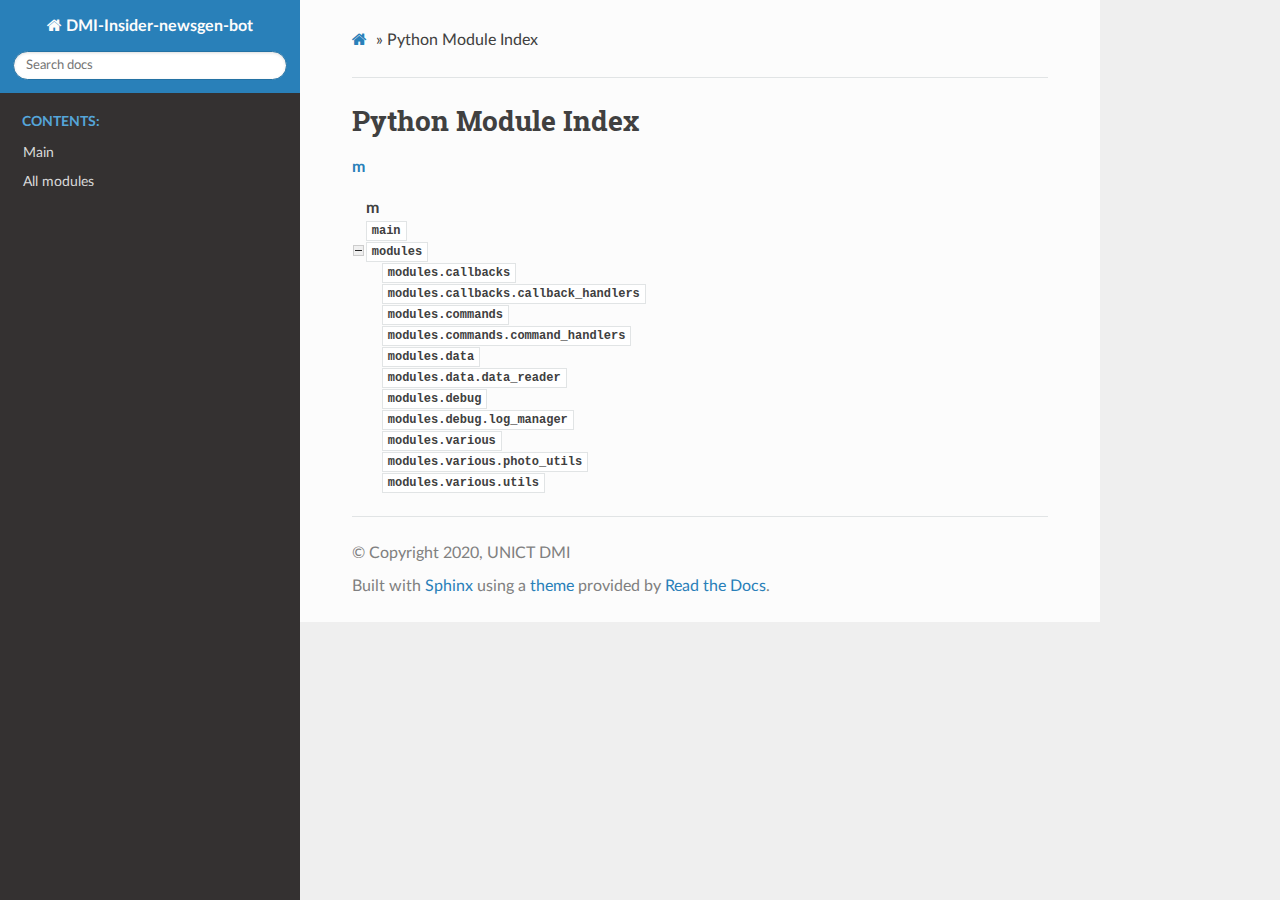
<file: docs/py-modindex.html>
<!DOCTYPE html>
<html class="writer-html5" lang="en" >
<head>
  <meta charset="utf-8">
  
  <meta name="viewport" content="width=device-width, initial-scale=1.0">
  
  <title>Python Module Index &mdash; DMI-Insider-newsgen-bot  documentation</title>
  

  
  <link rel="stylesheet" href="_static/css/theme.css" type="text/css" />
  <link rel="stylesheet" href="_static/pygments.css" type="text/css" />

  
  
  
  

  
  <!--[if lt IE 9]>
    <script src="_static/js/html5shiv.min.js"></script>
  <![endif]-->
  
    
      <script type="text/javascript" id="documentation_options" data-url_root="./" src="_static/documentation_options.js"></script>
        <script src="_static/jquery.js"></script>
        <script src="_static/underscore.js"></script>
        <script src="_static/doctools.js"></script>
        <script src="_static/language_data.js"></script>
    
    <script type="text/javascript" src="_static/js/theme.js"></script>

    
    <link rel="index" title="Index" href="genindex.html" />
    <link rel="search" title="Search" href="search.html" />
 


</head>

<body class="wy-body-for-nav">

   
  <div class="wy-grid-for-nav">
    
    <nav data-toggle="wy-nav-shift" class="wy-nav-side">
      <div class="wy-side-scroll">
        <div class="wy-side-nav-search" >
          

          
            <a href="index.html" class="icon icon-home" alt="Documentation Home"> DMI-Insider-newsgen-bot
          

          
          </a>

          
            
            
          

          
<div role="search">
  <form id="rtd-search-form" class="wy-form" action="search.html" method="get">
    <input type="text" name="q" placeholder="Search docs" />
    <input type="hidden" name="check_keywords" value="yes" />
    <input type="hidden" name="area" value="default" />
  </form>
</div>

          
        </div>

        
        <div class="wy-menu wy-menu-vertical" data-spy="affix" role="navigation" aria-label="main navigation">
          
            
            
              
            
            
              <p class="caption"><span class="caption-text">Contents:</span></p>
<ul>
<li class="toctree-l1"><a class="reference internal" href="main.html">Main</a></li>
<li class="toctree-l1"><a class="reference internal" href="modules.html">All modules</a></li>
</ul>

            
          
        </div>
        
      </div>
    </nav>

    <section data-toggle="wy-nav-shift" class="wy-nav-content-wrap">

      
      <nav class="wy-nav-top" aria-label="top navigation">
        
          <i data-toggle="wy-nav-top" class="fa fa-bars"></i>
          <a href="index.html">DMI-Insider-newsgen-bot</a>
        
      </nav>


      <div class="wy-nav-content">
        
        <div class="rst-content">
        
          















<div role="navigation" aria-label="breadcrumbs navigation">

  <ul class="wy-breadcrumbs">
    
      <li><a href="index.html" class="icon icon-home"></a> &raquo;</li>
        
      <li>Python Module Index</li>
    
    
      <li class="wy-breadcrumbs-aside">
        
      </li>
    
  </ul>

  
  <hr/>
</div>
          <div role="main" class="document" itemscope="itemscope" itemtype="http://schema.org/Article">
           <div itemprop="articleBody">
            

   <h1>Python Module Index</h1>

   <div class="modindex-jumpbox">
   <a href="#cap-m"><strong>m</strong></a>
   </div>

   <table class="indextable modindextable">
     <tr class="pcap"><td></td><td>&#160;</td><td></td></tr>
     <tr class="cap" id="cap-m"><td></td><td>
       <strong>m</strong></td><td></td></tr>
     <tr>
       <td></td>
       <td>
       <a href="main.html#module-main"><code class="xref">main</code></a></td><td>
       <em></em></td></tr>
     <tr>
       <td><img src="_static/minus.png" class="toggler"
              id="toggle-1" style="display: none" alt="-" /></td>
       <td>
       <a href="modules.html#module-modules"><code class="xref">modules</code></a></td><td>
       <em></em></td></tr>
     <tr class="cg-1">
       <td></td>
       <td>&#160;&#160;&#160;
       <a href="modules.callbacks.html#module-modules.callbacks"><code class="xref">modules.callbacks</code></a></td><td>
       <em></em></td></tr>
     <tr class="cg-1">
       <td></td>
       <td>&#160;&#160;&#160;
       <a href="modules.callbacks.html#module-modules.callbacks.callback_handlers"><code class="xref">modules.callbacks.callback_handlers</code></a></td><td>
       <em></em></td></tr>
     <tr class="cg-1">
       <td></td>
       <td>&#160;&#160;&#160;
       <a href="modules.commands.html#module-modules.commands"><code class="xref">modules.commands</code></a></td><td>
       <em></em></td></tr>
     <tr class="cg-1">
       <td></td>
       <td>&#160;&#160;&#160;
       <a href="modules.commands.html#module-modules.commands.command_handlers"><code class="xref">modules.commands.command_handlers</code></a></td><td>
       <em></em></td></tr>
     <tr class="cg-1">
       <td></td>
       <td>&#160;&#160;&#160;
       <a href="modules.data.html#module-modules.data"><code class="xref">modules.data</code></a></td><td>
       <em></em></td></tr>
     <tr class="cg-1">
       <td></td>
       <td>&#160;&#160;&#160;
       <a href="modules.data.html#module-modules.data.data_reader"><code class="xref">modules.data.data_reader</code></a></td><td>
       <em></em></td></tr>
     <tr class="cg-1">
       <td></td>
       <td>&#160;&#160;&#160;
       <a href="modules.debug.html#module-modules.debug"><code class="xref">modules.debug</code></a></td><td>
       <em></em></td></tr>
     <tr class="cg-1">
       <td></td>
       <td>&#160;&#160;&#160;
       <a href="modules.debug.html#module-modules.debug.log_manager"><code class="xref">modules.debug.log_manager</code></a></td><td>
       <em></em></td></tr>
     <tr class="cg-1">
       <td></td>
       <td>&#160;&#160;&#160;
       <a href="modules.various.html#module-modules.various"><code class="xref">modules.various</code></a></td><td>
       <em></em></td></tr>
     <tr class="cg-1">
       <td></td>
       <td>&#160;&#160;&#160;
       <a href="modules.various.html#module-modules.various.photo_utils"><code class="xref">modules.various.photo_utils</code></a></td><td>
       <em></em></td></tr>
     <tr class="cg-1">
       <td></td>
       <td>&#160;&#160;&#160;
       <a href="modules.various.html#module-modules.various.utils"><code class="xref">modules.various.utils</code></a></td><td>
       <em></em></td></tr>
   </table>


           </div>
           
          </div>
          <footer>
  

  <hr/>

  <div role="contentinfo">
    <p>
        
        &copy; Copyright 2020, UNICT DMI

    </p>
  </div>
    
    
    
    Built with <a href="http://sphinx-doc.org/">Sphinx</a> using a
    
    <a href="https://github.com/rtfd/sphinx_rtd_theme">theme</a>
    
    provided by <a href="https://readthedocs.org">Read the Docs</a>. 

</footer>

        </div>
      </div>

    </section>

  </div>
  

  <script type="text/javascript">
      jQuery(function () {
          SphinxRtdTheme.Navigation.enable(true);
      });
  </script>

  
  
    
   

</body>
</html>
</file>
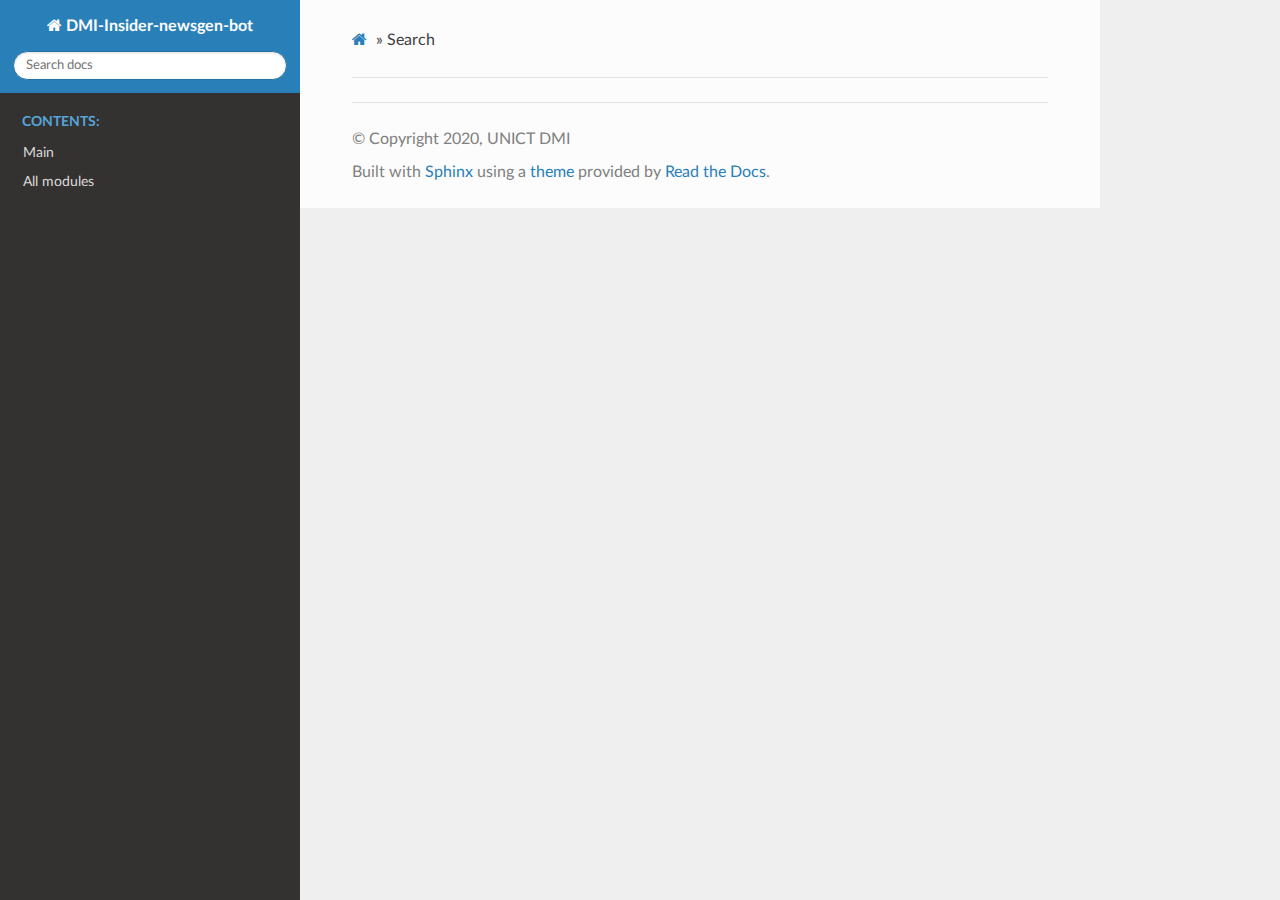
<file: docs/search.html>
<!DOCTYPE html>
<html class="writer-html5" lang="en" >
<head>
  <meta charset="utf-8">
  
  <meta name="viewport" content="width=device-width, initial-scale=1.0">
  
  <title>Search &mdash; DMI-Insider-newsgen-bot  documentation</title>
  

  
  <link rel="stylesheet" href="_static/css/theme.css" type="text/css" />
  <link rel="stylesheet" href="_static/pygments.css" type="text/css" />

  
  
  
  

  
    
  <!--[if lt IE 9]>
    <script src="_static/js/html5shiv.min.js"></script>
  <![endif]-->
  
    
      <script type="text/javascript" id="documentation_options" data-url_root="./" src="_static/documentation_options.js"></script>
        <script src="_static/jquery.js"></script>
        <script src="_static/underscore.js"></script>
        <script src="_static/doctools.js"></script>
        <script src="_static/language_data.js"></script>
    
    <script type="text/javascript" src="_static/js/theme.js"></script>

    
    <script type="text/javascript" src="_static/searchtools.js"></script>
    <link rel="index" title="Index" href="genindex.html" />
    <link rel="search" title="Search" href="#" /> 
</head>

<body class="wy-body-for-nav">

   
  <div class="wy-grid-for-nav">
    
    <nav data-toggle="wy-nav-shift" class="wy-nav-side">
      <div class="wy-side-scroll">
        <div class="wy-side-nav-search" >
          

          
            <a href="index.html" class="icon icon-home" alt="Documentation Home"> DMI-Insider-newsgen-bot
          

          
          </a>

          
            
            
          

          
<div role="search">
  <form id="rtd-search-form" class="wy-form" action="#" method="get">
    <input type="text" name="q" placeholder="Search docs" />
    <input type="hidden" name="check_keywords" value="yes" />
    <input type="hidden" name="area" value="default" />
  </form>
</div>

          
        </div>

        
        <div class="wy-menu wy-menu-vertical" data-spy="affix" role="navigation" aria-label="main navigation">
          
            
            
              
            
            
              <p class="caption"><span class="caption-text">Contents:</span></p>
<ul>
<li class="toctree-l1"><a class="reference internal" href="main.html">Main</a></li>
<li class="toctree-l1"><a class="reference internal" href="modules.html">All modules</a></li>
</ul>

            
          
        </div>
        
      </div>
    </nav>

    <section data-toggle="wy-nav-shift" class="wy-nav-content-wrap">

      
      <nav class="wy-nav-top" aria-label="top navigation">
        
          <i data-toggle="wy-nav-top" class="fa fa-bars"></i>
          <a href="index.html">DMI-Insider-newsgen-bot</a>
        
      </nav>


      <div class="wy-nav-content">
        
        <div class="rst-content">
        
          















<div role="navigation" aria-label="breadcrumbs navigation">

  <ul class="wy-breadcrumbs">
    
      <li><a href="index.html" class="icon icon-home"></a> &raquo;</li>
        
      <li>Search</li>
    
    
      <li class="wy-breadcrumbs-aside">
        
            
        
      </li>
    
  </ul>

  
  <hr/>
</div>
          <div role="main" class="document" itemscope="itemscope" itemtype="http://schema.org/Article">
           <div itemprop="articleBody">
            
  <noscript>
  <div id="fallback" class="admonition warning">
    <p class="last">
      Please activate JavaScript to enable the search functionality.
    </p>
  </div>
  </noscript>

  
  <div id="search-results">
  
  </div>

           </div>
           
          </div>
          <footer>
  

  <hr/>

  <div role="contentinfo">
    <p>
        
        &copy; Copyright 2020, UNICT DMI

    </p>
  </div>
    
    
    
    Built with <a href="http://sphinx-doc.org/">Sphinx</a> using a
    
    <a href="https://github.com/rtfd/sphinx_rtd_theme">theme</a>
    
    provided by <a href="https://readthedocs.org">Read the Docs</a>. 

</footer>

        </div>
      </div>

    </section>

  </div>
  

  <script type="text/javascript">
      jQuery(function () {
          SphinxRtdTheme.Navigation.enable(true);
      });
  </script>

  
  
    
  
  <script type="text/javascript">
    jQuery(function() { Search.loadIndex("searchindex.js"); });
  </script>
  
  <script type="text/javascript" id="searchindexloader"></script>
   


</body>
</html>
</file>
<file: docs/_static/css/theme.css>
html{box-sizing:border-box}*,:after,:before{box-sizing:inherit}article,aside,details,figcaption,figure,footer,header,hgroup,nav,section{display:block}audio,canvas,video{display:inline-block;*display:inline;*zoom:1}[hidden],audio:not([controls]){display:none}*{-webkit-box-sizing:border-box;-moz-box-sizing:border-box;box-sizing:border-box}html{font-size:100%;-webkit-text-size-adjust:100%;-ms-text-size-adjust:100%}body{margin:0}a:active,a:hover{outline:0}abbr[title]{border-bottom:1px dotted}b,strong{font-weight:700}blockquote{margin:0}dfn{font-style:italic}ins{background:#ff9;text-decoration:none}ins,mark{color:#000}mark{background:#ff0;font-style:italic;font-weight:700}.rst-content code,.rst-content tt,code,kbd,pre,samp{font-family:monospace,serif;_font-family:courier new,monospace;font-size:1em}pre{white-space:pre}q{quotes:none}q:after,q:before{content:"";content:none}small{font-size:85%}sub,sup{font-size:75%;line-height:0;position:relative;vertical-align:baseline}sup{top:-.5em}sub{bottom:-.25em}dl,ol,ul{margin:0;padding:0;list-style:none;list-style-image:none}li{list-style:none}dd{margin:0}img{border:0;-ms-interpolation-mode:bicubic;vertical-align:middle;max-width:100%}svg:not(:root){overflow:hidden}figure,form{margin:0}label{cursor:pointer}button,input,select,textarea{font-size:100%;margin:0;vertical-align:baseline;*vertical-align:middle}button,input{line-height:normal}button,input[type=button],input[type=reset],input[type=submit]{cursor:pointer;-webkit-appearance:button;*overflow:visible}button[disabled],input[disabled]{cursor:default}input[type=search]{-webkit-appearance:textfield;-moz-box-sizing:content-box;-webkit-box-sizing:content-box;box-sizing:content-box}textarea{resize:vertical}table{border-collapse:collapse;border-spacing:0}td{vertical-align:top}.chromeframe{margin:.2em 0;background:#ccc;color:#000;padding:.2em 0}.ir{display:block;border:0;text-indent:-999em;overflow:hidden;background-color:transparent;background-repeat:no-repeat;text-align:left;direction:ltr;*line-height:0}.ir br{display:none}.hidden{display:none!important;visibility:hidden}.visuallyhidden{border:0;clip:rect(0 0 0 0);height:1px;margin:-1px;overflow:hidden;padding:0;position:absolute;width:1px}.visuallyhidden.focusable:active,.visuallyhidden.focusable:focus{clip:auto;height:auto;margin:0;overflow:visible;position:static;width:auto}.invisible{visibility:hidden}.relative{position:relative}big,small{font-size:100%}@media print{body,html,section{background:none!important}*{box-shadow:none!important;text-shadow:none!important;filter:none!important;-ms-filter:none!important}a,a:visited{text-decoration:underline}.ir a:after,a[href^="#"]:after,a[href^="javascript:"]:after{content:""}blockquote,pre{page-break-inside:avoid}thead{display:table-header-group}img,tr{page-break-inside:avoid}img{max-width:100%!important}@page{margin:.5cm}.rst-content .toctree-wrapper>p.caption,h2,h3,p{orphans:3;widows:3}.rst-content .toctree-wrapper>p.caption,h2,h3{page-break-after:avoid}}.btn,.fa:before,.icon:before,.rst-content .admonition,.rst-content .admonition-title:before,.rst-content .admonition-todo,.rst-content .attention,.rst-content .caution,.rst-content .code-block-caption .headerlink:before,.rst-content .danger,.rst-content .error,.rst-content .hint,.rst-content .important,.rst-content .note,.rst-content .seealso,.rst-content .tip,.rst-content .warning,.rst-content code.download span:first-child:before,.rst-content dl dt .headerlink:before,.rst-content h1 .headerlink:before,.rst-content h2 .headerlink:before,.rst-content h3 .headerlink:before,.rst-content h4 .headerlink:before,.rst-content h5 .headerlink:before,.rst-content h6 .headerlink:before,.rst-content p.caption .headerlink:before,.rst-content table>caption .headerlink:before,.rst-content tt.download span:first-child:before,.wy-alert,.wy-dropdown .caret:before,.wy-inline-validate.wy-inline-validate-danger .wy-input-context:before,.wy-inline-validate.wy-inline-validate-info .wy-input-context:before,.wy-inline-validate.wy-inline-validate-success .wy-input-context:before,.wy-inline-validate.wy-inline-validate-warning .wy-input-context:before,.wy-menu-vertical li.current>a,.wy-menu-vertical li.current>a span.toctree-expand:before,.wy-menu-vertical li.on a,.wy-menu-vertical li.on a span.toctree-expand:before,.wy-menu-vertical li span.toctree-expand:before,.wy-nav-top a,.wy-side-nav-search .wy-dropdown>a,.wy-side-nav-search>a,input[type=color],input[type=date],input[type=datetime-local],input[type=datetime],input[type=email],input[type=month],input[type=number],input[type=password],input[type=search],input[type=tel],input[type=text],input[type=time],input[type=url],input[type=week],select,textarea{-webkit-font-smoothing:antialiased}.clearfix{*zoom:1}.clearfix:after,.clearfix:before{display:table;content:""}.clearfix:after{clear:both}/*!
 *  Font Awesome 4.7.0 by @davegandy - http://fontawesome.io - @fontawesome
 *  License - http://fontawesome.io/license (Font: SIL OFL 1.1, CSS: MIT License)
 */@font-face{font-family:FontAwesome;src:url(fonts/fontawesome-webfont.eot?674f50d287a8c48dc19ba404d20fe713);src:url(fonts/fontawesome-webfont.eot?674f50d287a8c48dc19ba404d20fe713?#iefix&v=4.7.0) format("embedded-opentype"),url(fonts/fontawesome-webfont.woff2?af7ae505a9eed503f8b8e6982036873e) format("woff2"),url(fonts/fontawesome-webfont.woff?fee66e712a8a08eef5805a46892932ad) format("woff"),url(fonts/fontawesome-webfont.ttf?b06871f281fee6b241d60582ae9369b9) format("truetype"),url(fonts/fontawesome-webfont.svg?912ec66d7572ff821749319396470bde#fontawesomeregular) format("svg");font-weight:400;font-style:normal}.fa,.icon,.rst-content .admonition-title,.rst-content .code-block-caption .headerlink,.rst-content code.download span:first-child,.rst-content dl dt .headerlink,.rst-content h1 .headerlink,.rst-content h2 .headerlink,.rst-content h3 .headerlink,.rst-content h4 .headerlink,.rst-content h5 .headerlink,.rst-content h6 .headerlink,.rst-content p.caption .headerlink,.rst-content table>caption .headerlink,.rst-content tt.download span:first-child,.wy-menu-vertical li.current>a span.toctree-expand,.wy-menu-vertical li.on a span.toctree-expand,.wy-menu-vertical li span.toctree-expand{display:inline-block;font:normal normal normal 14px/1 FontAwesome;font-size:inherit;text-rendering:auto;-webkit-font-smoothing:antialiased;-moz-osx-font-smoothing:grayscale}.fa-lg{font-size:1.33333em;line-height:.75em;vertical-align:-15%}.fa-2x{font-size:2em}.fa-3x{font-size:3em}.fa-4x{font-size:4em}.fa-5x{font-size:5em}.fa-fw{width:1.28571em;text-align:center}.fa-ul{padding-left:0;margin-left:2.14286em;list-style-type:none}.fa-ul>li{position:relative}.fa-li{position:absolute;left:-2.14286em;width:2.14286em;top:.14286em;text-align:center}.fa-li.fa-lg{left:-1.85714em}.fa-border{padding:.2em .25em .15em;border:.08em solid #eee;border-radius:.1em}.fa-pull-left{float:left}.fa-pull-right{float:right}.fa-pull-left.icon,.fa.fa-pull-left,.rst-content .code-block-caption .fa-pull-left.headerlink,.rst-content .fa-pull-left.admonition-title,.rst-content code.download span.fa-pull-left:first-child,.rst-content dl dt .fa-pull-left.headerlink,.rst-content h1 .fa-pull-left.headerlink,.rst-content h2 .fa-pull-left.headerlink,.rst-content h3 .fa-pull-left.headerlink,.rst-content h4 .fa-pull-left.headerlink,.rst-content h5 .fa-pull-left.headerlink,.rst-content h6 .fa-pull-left.headerlink,.rst-content p.caption .fa-pull-left.headerlink,.rst-content table>caption .fa-pull-left.headerlink,.rst-content tt.download span.fa-pull-left:first-child,.wy-menu-vertical li.current>a span.fa-pull-left.toctree-expand,.wy-menu-vertical li.on a span.fa-pull-left.toctree-expand,.wy-menu-vertical li span.fa-pull-left.toctree-expand{margin-right:.3em}.fa-pull-right.icon,.fa.fa-pull-right,.rst-content .code-block-caption .fa-pull-right.headerlink,.rst-content .fa-pull-right.admonition-title,.rst-content code.download span.fa-pull-right:first-child,.rst-content dl dt .fa-pull-right.headerlink,.rst-content h1 .fa-pull-right.headerlink,.rst-content h2 .fa-pull-right.headerlink,.rst-content h3 .fa-pull-right.headerlink,.rst-content h4 .fa-pull-right.headerlink,.rst-content h5 .fa-pull-right.headerlink,.rst-content h6 .fa-pull-right.headerlink,.rst-content p.caption .fa-pull-right.headerlink,.rst-content table>caption .fa-pull-right.headerlink,.rst-content tt.download span.fa-pull-right:first-child,.wy-menu-vertical li.current>a span.fa-pull-right.toctree-expand,.wy-menu-vertical li.on a span.fa-pull-right.toctree-expand,.wy-menu-vertical li span.fa-pull-right.toctree-expand{margin-left:.3em}.pull-right{float:right}.pull-left{float:left}.fa.pull-left,.pull-left.icon,.rst-content .code-block-caption .pull-left.headerlink,.rst-content .pull-left.admonition-title,.rst-content code.download span.pull-left:first-child,.rst-content dl dt .pull-left.headerlink,.rst-content h1 .pull-left.headerlink,.rst-content h2 .pull-left.headerlink,.rst-content h3 .pull-left.headerlink,.rst-content h4 .pull-left.headerlink,.rst-content h5 .pull-left.headerlink,.rst-content h6 .pull-left.headerlink,.rst-content p.caption .pull-left.headerlink,.rst-content table>caption .pull-left.headerlink,.rst-content tt.download span.pull-left:first-child,.wy-menu-vertical li.current>a span.pull-left.toctree-expand,.wy-menu-vertical li.on a span.pull-left.toctree-expand,.wy-menu-vertical li span.pull-left.toctree-expand{margin-right:.3em}.fa.pull-right,.pull-right.icon,.rst-content .code-block-caption .pull-right.headerlink,.rst-content .pull-right.admonition-title,.rst-content code.download span.pull-right:first-child,.rst-content dl dt .pull-right.headerlink,.rst-content h1 .pull-right.headerlink,.rst-content h2 .pull-right.headerlink,.rst-content h3 .pull-right.headerlink,.rst-content h4 .pull-right.headerlink,.rst-content h5 .pull-right.headerlink,.rst-content h6 .pull-right.headerlink,.rst-content p.caption .pull-right.headerlink,.rst-content table>caption .pull-right.headerlink,.rst-content tt.download span.pull-right:first-child,.wy-menu-vertical li.current>a span.pull-right.toctree-expand,.wy-menu-vertical li.on a span.pull-right.toctree-expand,.wy-menu-vertical li span.pull-right.toctree-expand{margin-left:.3em}.fa-spin{-webkit-animation:fa-spin 2s linear infinite;animation:fa-spin 2s linear infinite}.fa-pulse{-webkit-animation:fa-spin 1s steps(8) infinite;animation:fa-spin 1s steps(8) infinite}@-webkit-keyframes fa-spin{0%{-webkit-transform:rotate(0deg);transform:rotate(0deg)}to{-webkit-transform:rotate(359deg);transform:rotate(359deg)}}@keyframes fa-spin{0%{-webkit-transform:rotate(0deg);transform:rotate(0deg)}to{-webkit-transform:rotate(359deg);transform:rotate(359deg)}}.fa-rotate-90{-ms-filter:"progid:DXImageTransform.Microsoft.BasicImage(rotation=1)";-webkit-transform:rotate(90deg);-ms-transform:rotate(90deg);transform:rotate(90deg)}.fa-rotate-180{-ms-filter:"progid:DXImageTransform.Microsoft.BasicImage(rotation=2)";-webkit-transform:rotate(180deg);-ms-transform:rotate(180deg);transform:rotate(180deg)}.fa-rotate-270{-ms-filter:"progid:DXImageTransform.Microsoft.BasicImage(rotation=3)";-webkit-transform:rotate(270deg);-ms-transform:rotate(270deg);transform:rotate(270deg)}.fa-flip-horizontal{-ms-filter:"progid:DXImageTransform.Microsoft.BasicImage(rotation=0, mirror=1)";-webkit-transform:scaleX(-1);-ms-transform:scaleX(-1);transform:scaleX(-1)}.fa-flip-vertical{-ms-filter:"progid:DXImageTransform.Microsoft.BasicImage(rotation=2, mirror=1)";-webkit-transform:scaleY(-1);-ms-transform:scaleY(-1);transform:scaleY(-1)}:root .fa-flip-horizontal,:root .fa-flip-vertical,:root .fa-rotate-90,:root .fa-rotate-180,:root .fa-rotate-270{filter:none}.fa-stack{position:relative;display:inline-block;width:2em;height:2em;line-height:2em;vertical-align:middle}.fa-stack-1x,.fa-stack-2x{position:absolute;left:0;width:100%;text-align:center}.fa-stack-1x{line-height:inherit}.fa-stack-2x{font-size:2em}.fa-inverse{color:#fff}.fa-glass:before{content:""}.fa-music:before{content:""}.fa-search:before,.icon-search:before{content:""}.fa-envelope-o:before{content:""}.fa-heart:before{content:""}.fa-star:before{content:""}.fa-star-o:before{content:""}.fa-user:before{content:""}.fa-film:before{content:""}.fa-th-large:before{content:""}.fa-th:before{content:""}.fa-th-list:before{content:""}.fa-check:before{content:""}.fa-close:before,.fa-remove:before,.fa-times:before{content:""}.fa-search-plus:before{content:""}.fa-search-minus:before{content:""}.fa-power-off:before{content:""}.fa-signal:before{content:""}.fa-cog:before,.fa-gear:before{content:""}.fa-trash-o:before{content:""}.fa-home:before,.icon-home:before{content:""}.fa-file-o:before{content:""}.fa-clock-o:before{content:""}.fa-road:before{content:""}.fa-download:before,.rst-content code.download span:first-child:before,.rst-content tt.download span:first-child:before{content:""}.fa-arrow-circle-o-down:before{content:""}.fa-arrow-circle-o-up:before{content:""}.fa-inbox:before{content:""}.fa-play-circle-o:before{content:""}.fa-repeat:before,.fa-rotate-right:before{content:""}.fa-refresh:before{content:""}.fa-list-alt:before{content:""}.fa-lock:before{content:""}.fa-flag:before{content:""}.fa-headphones:before{content:""}.fa-volume-off:before{content:""}.fa-volume-down:before{content:""}.fa-volume-up:before{content:""}.fa-qrcode:before{content:""}.fa-barcode:before{content:""}.fa-tag:before{content:""}.fa-tags:before{content:""}.fa-book:before,.icon-book:before{content:""}.fa-bookmark:before{content:""}.fa-print:before{content:""}.fa-camera:before{content:""}.fa-font:before{content:""}.fa-bold:before{content:""}.fa-italic:before{content:""}.fa-text-height:before{content:""}.fa-text-width:before{content:""}.fa-align-left:before{content:""}.fa-align-center:before{content:""}.fa-align-right:before{content:""}.fa-align-justify:before{content:""}.fa-list:before{content:""}.fa-dedent:before,.fa-outdent:before{content:""}.fa-indent:before{content:""}.fa-video-camera:before{content:""}.fa-image:before,.fa-photo:before,.fa-picture-o:before{content:""}.fa-pencil:before{content:""}.fa-map-marker:before{content:""}.fa-adjust:before{content:""}.fa-tint:before{content:""}.fa-edit:before,.fa-pencil-square-o:before{content:""}.fa-share-square-o:before{content:""}.fa-check-square-o:before{content:""}.fa-arrows:before{content:""}.fa-step-backward:before{content:""}.fa-fast-backward:before{content:""}.fa-backward:before{content:""}.fa-play:before{content:""}.fa-pause:before{content:""}.fa-stop:before{content:""}.fa-forward:before{content:""}.fa-fast-forward:before{content:""}.fa-step-forward:before{content:""}.fa-eject:before{content:""}.fa-chevron-left:before{content:""}.fa-chevron-right:before{content:""}.fa-plus-circle:before{content:""}.fa-minus-circle:before{content:""}.fa-times-circle:before,.wy-inline-validate.wy-inline-validate-danger .wy-input-context:before{content:""}.fa-check-circle:before,.wy-inline-validate.wy-inline-validate-success .wy-input-context:before{content:""}.fa-question-circle:before{content:""}.fa-info-circle:before{content:""}.fa-crosshairs:before{content:""}.fa-times-circle-o:before{content:""}.fa-check-circle-o:before{content:""}.fa-ban:before{content:""}.fa-arrow-left:before{content:""}.fa-arrow-right:before{content:""}.fa-arrow-up:before{content:""}.fa-arrow-down:before{content:""}.fa-mail-forward:before,.fa-share:before{content:""}.fa-expand:before{content:""}.fa-compress:before{content:""}.fa-plus:before{content:""}.fa-minus:before{content:""}.fa-asterisk:before{content:""}.fa-exclamation-circle:before,.rst-content .admonition-title:before,.wy-inline-validate.wy-inline-validate-info .wy-input-context:before,.wy-inline-validate.wy-inline-validate-warning .wy-input-context:before{content:""}.fa-gift:before{content:""}.fa-leaf:before{content:""}.fa-fire:before,.icon-fire:before{content:""}.fa-eye:before{content:""}.fa-eye-slash:before{content:""}.fa-exclamation-triangle:before,.fa-warning:before{content:""}.fa-plane:before{content:""}.fa-calendar:before{content:""}.fa-random:before{content:""}.fa-comment:before{content:""}.fa-magnet:before{content:""}.fa-chevron-up:before{content:""}.fa-chevron-down:before{content:""}.fa-retweet:before{content:""}.fa-shopping-cart:before{content:""}.fa-folder:before{content:""}.fa-folder-open:before{content:""}.fa-arrows-v:before{content:""}.fa-arrows-h:before{content:""}.fa-bar-chart-o:before,.fa-bar-chart:before{content:""}.fa-twitter-square:before{content:""}.fa-facebook-square:before{content:""}.fa-camera-retro:before{content:""}.fa-key:before{content:""}.fa-cogs:before,.fa-gears:before{content:""}.fa-comments:before{content:""}.fa-thumbs-o-up:before{content:""}.fa-thumbs-o-down:before{content:""}.fa-star-half:before{content:""}.fa-heart-o:before{content:""}.fa-sign-out:before{content:""}.fa-linkedin-square:before{content:""}.fa-thumb-tack:before{content:""}.fa-external-link:before{content:""}.fa-sign-in:before{content:""}.fa-trophy:before{content:""}.fa-github-square:before{content:""}.fa-upload:before{content:""}.fa-lemon-o:before{content:""}.fa-phone:before{content:""}.fa-square-o:before{content:""}.fa-bookmark-o:before{content:""}.fa-phone-square:before{content:""}.fa-twitter:before{content:""}.fa-facebook-f:before,.fa-facebook:before{content:""}.fa-github:before,.icon-github:before{content:""}.fa-unlock:before{content:""}.fa-credit-card:before{content:""}.fa-feed:before,.fa-rss:before{content:""}.fa-hdd-o:before{content:""}.fa-bullhorn:before{content:""}.fa-bell:before{content:""}.fa-certificate:before{content:""}.fa-hand-o-right:before{content:""}.fa-hand-o-left:before{content:""}.fa-hand-o-up:before{content:""}.fa-hand-o-down:before{content:""}.fa-arrow-circle-left:before,.icon-circle-arrow-left:before{content:""}.fa-arrow-circle-right:before,.icon-circle-arrow-right:before{content:""}.fa-arrow-circle-up:before{content:""}.fa-arrow-circle-down:before{content:""}.fa-globe:before{content:""}.fa-wrench:before{content:""}.fa-tasks:before{content:""}.fa-filter:before{content:""}.fa-briefcase:before{content:""}.fa-arrows-alt:before{content:""}.fa-group:before,.fa-users:before{content:""}.fa-chain:before,.fa-link:before,.icon-link:before{content:""}.fa-cloud:before{content:""}.fa-flask:before{content:""}.fa-cut:before,.fa-scissors:before{content:""}.fa-copy:before,.fa-files-o:before{content:""}.fa-paperclip:before{content:""}.fa-floppy-o:before,.fa-save:before{content:""}.fa-square:before{content:""}.fa-bars:before,.fa-navicon:before,.fa-reorder:before{content:""}.fa-list-ul:before{content:""}.fa-list-ol:before{content:""}.fa-strikethrough:before{content:""}.fa-underline:before{content:""}.fa-table:before{content:""}.fa-magic:before{content:""}.fa-truck:before{content:""}.fa-pinterest:before{content:""}.fa-pinterest-square:before{content:""}.fa-google-plus-square:before{content:""}.fa-google-plus:before{content:""}.fa-money:before{content:""}.fa-caret-down:before,.icon-caret-down:before,.wy-dropdown .caret:before{content:""}.fa-caret-up:before{content:""}.fa-caret-left:before{content:""}.fa-caret-right:before{content:""}.fa-columns:before{content:""}.fa-sort:before,.fa-unsorted:before{content:""}.fa-sort-desc:before,.fa-sort-down:before{content:""}.fa-sort-asc:before,.fa-sort-up:before{content:""}.fa-envelope:before{content:""}.fa-linkedin:before{content:""}.fa-rotate-left:before,.fa-undo:before{content:""}.fa-gavel:before,.fa-legal:before{content:""}.fa-dashboard:before,.fa-tachometer:before{content:""}.fa-comment-o:before{content:""}.fa-comments-o:before{content:""}.fa-bolt:before,.fa-flash:before{content:""}.fa-sitemap:before{content:""}.fa-umbrella:before{content:""}.fa-clipboard:before,.fa-paste:before{content:""}.fa-lightbulb-o:before{content:""}.fa-exchange:before{content:""}.fa-cloud-download:before{content:""}.fa-cloud-upload:before{content:""}.fa-user-md:before{content:""}.fa-stethoscope:before{content:""}.fa-suitcase:before{content:""}.fa-bell-o:before{content:""}.fa-coffee:before{content:""}.fa-cutlery:before{content:""}.fa-file-text-o:before{content:""}.fa-building-o:before{content:""}.fa-hospital-o:before{content:""}.fa-ambulance:before{content:""}.fa-medkit:before{content:""}.fa-fighter-jet:before{content:""}.fa-beer:before{content:""}.fa-h-square:before{content:""}.fa-plus-square:before{content:""}.fa-angle-double-left:before{content:""}.fa-angle-double-right:before{content:""}.fa-angle-double-up:before{content:""}.fa-angle-double-down:before{content:""}.fa-angle-left:before{content:""}.fa-angle-right:before{content:""}.fa-angle-up:before{content:""}.fa-angle-down:before{content:""}.fa-desktop:before{content:""}.fa-laptop:before{content:""}.fa-tablet:before{content:""}.fa-mobile-phone:before,.fa-mobile:before{content:""}.fa-circle-o:before{content:""}.fa-quote-left:before{content:""}.fa-quote-right:before{content:""}.fa-spinner:before{content:""}.fa-circle:before{content:""}.fa-mail-reply:before,.fa-reply:before{content:""}.fa-github-alt:before{content:""}.fa-folder-o:before{content:""}.fa-folder-open-o:before{content:""}.fa-smile-o:before{content:""}.fa-frown-o:before{content:""}.fa-meh-o:before{content:""}.fa-gamepad:before{content:""}.fa-keyboard-o:before{content:""}.fa-flag-o:before{content:""}.fa-flag-checkered:before{content:""}.fa-terminal:before{content:""}.fa-code:before{content:""}.fa-mail-reply-all:before,.fa-reply-all:before{content:""}.fa-star-half-empty:before,.fa-star-half-full:before,.fa-star-half-o:before{content:""}.fa-location-arrow:before{content:""}.fa-crop:before{content:""}.fa-code-fork:before{content:""}.fa-chain-broken:before,.fa-unlink:before{content:""}.fa-question:before{content:""}.fa-info:before{content:""}.fa-exclamation:before{content:""}.fa-superscript:before{content:""}.fa-subscript:before{content:""}.fa-eraser:before{content:""}.fa-puzzle-piece:before{content:""}.fa-microphone:before{content:""}.fa-microphone-slash:before{content:""}.fa-shield:before{content:""}.fa-calendar-o:before{content:""}.fa-fire-extinguisher:before{content:""}.fa-rocket:before{content:""}.fa-maxcdn:before{content:""}.fa-chevron-circle-left:before{content:""}.fa-chevron-circle-right:before{content:""}.fa-chevron-circle-up:before{content:""}.fa-chevron-circle-down:before{content:""}.fa-html5:before{content:""}.fa-css3:before{content:""}.fa-anchor:before{content:""}.fa-unlock-alt:before{content:""}.fa-bullseye:before{content:""}.fa-ellipsis-h:before{content:""}.fa-ellipsis-v:before{content:""}.fa-rss-square:before{content:""}.fa-play-circle:before{content:""}.fa-ticket:before{content:""}.fa-minus-square:before{content:""}.fa-minus-square-o:before,.wy-menu-vertical li.current>a span.toctree-expand:before,.wy-menu-vertical li.on a span.toctree-expand:before{content:""}.fa-level-up:before{content:""}.fa-level-down:before{content:""}.fa-check-square:before{content:""}.fa-pencil-square:before{content:""}.fa-external-link-square:before{content:""}.fa-share-square:before{content:""}.fa-compass:before{content:""}.fa-caret-square-o-down:before,.fa-toggle-down:before{content:""}.fa-caret-square-o-up:before,.fa-toggle-up:before{content:""}.fa-caret-square-o-right:before,.fa-toggle-right:before{content:""}.fa-eur:before,.fa-euro:before{content:""}.fa-gbp:before{content:""}.fa-dollar:before,.fa-usd:before{content:""}.fa-inr:before,.fa-rupee:before{content:""}.fa-cny:before,.fa-jpy:before,.fa-rmb:before,.fa-yen:before{content:""}.fa-rouble:before,.fa-rub:before,.fa-ruble:before{content:""}.fa-krw:before,.fa-won:before{content:""}.fa-bitcoin:before,.fa-btc:before{content:""}.fa-file:before{content:""}.fa-file-text:before{content:""}.fa-sort-alpha-asc:before{content:""}.fa-sort-alpha-desc:before{content:""}.fa-sort-amount-asc:before{content:""}.fa-sort-amount-desc:before{content:""}.fa-sort-numeric-asc:before{content:""}.fa-sort-numeric-desc:before{content:""}.fa-thumbs-up:before{content:""}.fa-thumbs-down:before{content:""}.fa-youtube-square:before{content:""}.fa-youtube:before{content:""}.fa-xing:before{content:""}.fa-xing-square:before{content:""}.fa-youtube-play:before{content:""}.fa-dropbox:before{content:""}.fa-stack-overflow:before{content:""}.fa-instagram:before{content:""}.fa-flickr:before{content:""}.fa-adn:before{content:""}.fa-bitbucket:before,.icon-bitbucket:before{content:""}.fa-bitbucket-square:before{content:""}.fa-tumblr:before{content:""}.fa-tumblr-square:before{content:""}.fa-long-arrow-down:before{content:""}.fa-long-arrow-up:before{content:""}.fa-long-arrow-left:before{content:""}.fa-long-arrow-right:before{content:""}.fa-apple:before{content:""}.fa-windows:before{content:""}.fa-android:before{content:""}.fa-linux:before{content:""}.fa-dribbble:before{content:""}.fa-skype:before{content:""}.fa-foursquare:before{content:""}.fa-trello:before{content:""}.fa-female:before{content:""}.fa-male:before{content:""}.fa-gittip:before,.fa-gratipay:before{content:""}.fa-sun-o:before{content:""}.fa-moon-o:before{content:""}.fa-archive:before{content:""}.fa-bug:before{content:""}.fa-vk:before{content:""}.fa-weibo:before{content:""}.fa-renren:before{content:""}.fa-pagelines:before{content:""}.fa-stack-exchange:before{content:""}.fa-arrow-circle-o-right:before{content:""}.fa-arrow-circle-o-left:before{content:""}.fa-caret-square-o-left:before,.fa-toggle-left:before{content:""}.fa-dot-circle-o:before{content:""}.fa-wheelchair:before{content:""}.fa-vimeo-square:before{content:""}.fa-try:before,.fa-turkish-lira:before{content:""}.fa-plus-square-o:before,.wy-menu-vertical li span.toctree-expand:before{content:""}.fa-space-shuttle:before{content:""}.fa-slack:before{content:""}.fa-envelope-square:before{content:""}.fa-wordpress:before{content:""}.fa-openid:before{content:""}.fa-bank:before,.fa-institution:before,.fa-university:before{content:""}.fa-graduation-cap:before,.fa-mortar-board:before{content:""}.fa-yahoo:before{content:""}.fa-google:before{content:""}.fa-reddit:before{content:""}.fa-reddit-square:before{content:""}.fa-stumbleupon-circle:before{content:""}.fa-stumbleupon:before{content:""}.fa-delicious:before{content:""}.fa-digg:before{content:""}.fa-pied-piper-pp:before{content:""}.fa-pied-piper-alt:before{content:""}.fa-drupal:before{content:""}.fa-joomla:before{content:""}.fa-language:before{content:""}.fa-fax:before{content:""}.fa-building:before{content:""}.fa-child:before{content:""}.fa-paw:before{content:""}.fa-spoon:before{content:""}.fa-cube:before{content:""}.fa-cubes:before{content:""}.fa-behance:before{content:""}.fa-behance-square:before{content:""}.fa-steam:before{content:""}.fa-steam-square:before{content:""}.fa-recycle:before{content:""}.fa-automobile:before,.fa-car:before{content:""}.fa-cab:before,.fa-taxi:before{content:""}.fa-tree:before{content:""}.fa-spotify:before{content:""}.fa-deviantart:before{content:""}.fa-soundcloud:before{content:""}.fa-database:before{content:""}.fa-file-pdf-o:before{content:""}.fa-file-word-o:before{content:""}.fa-file-excel-o:before{content:""}.fa-file-powerpoint-o:before{content:""}.fa-file-image-o:before,.fa-file-photo-o:before,.fa-file-picture-o:before{content:""}.fa-file-archive-o:before,.fa-file-zip-o:before{content:""}.fa-file-audio-o:before,.fa-file-sound-o:before{content:""}.fa-file-movie-o:before,.fa-file-video-o:before{content:""}.fa-file-code-o:before{content:""}.fa-vine:before{content:""}.fa-codepen:before{content:""}.fa-jsfiddle:before{content:""}.fa-life-bouy:before,.fa-life-buoy:before,.fa-life-ring:before,.fa-life-saver:before,.fa-support:before{content:""}.fa-circle-o-notch:before{content:""}.fa-ra:before,.fa-rebel:before,.fa-resistance:before{content:""}.fa-empire:before,.fa-ge:before{content:""}.fa-git-square:before{content:""}.fa-git:before{content:""}.fa-hacker-news:before,.fa-y-combinator-square:before,.fa-yc-square:before{content:""}.fa-tencent-weibo:before{content:""}.fa-qq:before{content:""}.fa-wechat:before,.fa-weixin:before{content:""}.fa-paper-plane:before,.fa-send:before{content:""}.fa-paper-plane-o:before,.fa-send-o:before{content:""}.fa-history:before{content:""}.fa-circle-thin:before{content:""}.fa-header:before{content:""}.fa-paragraph:before{content:""}.fa-sliders:before{content:""}.fa-share-alt:before{content:""}.fa-share-alt-square:before{content:""}.fa-bomb:before{content:""}.fa-futbol-o:before,.fa-soccer-ball-o:before{content:""}.fa-tty:before{content:""}.fa-binoculars:before{content:""}.fa-plug:before{content:""}.fa-slideshare:before{content:""}.fa-twitch:before{content:""}.fa-yelp:before{content:""}.fa-newspaper-o:before{content:""}.fa-wifi:before{content:""}.fa-calculator:before{content:""}.fa-paypal:before{content:""}.fa-google-wallet:before{content:""}.fa-cc-visa:before{content:""}.fa-cc-mastercard:before{content:""}.fa-cc-discover:before{content:""}.fa-cc-amex:before{content:""}.fa-cc-paypal:before{content:""}.fa-cc-stripe:before{content:""}.fa-bell-slash:before{content:""}.fa-bell-slash-o:before{content:""}.fa-trash:before{content:""}.fa-copyright:before{content:""}.fa-at:before{content:""}.fa-eyedropper:before{content:""}.fa-paint-brush:before{content:""}.fa-birthday-cake:before{content:""}.fa-area-chart:before{content:""}.fa-pie-chart:before{content:""}.fa-line-chart:before{content:""}.fa-lastfm:before{content:""}.fa-lastfm-square:before{content:""}.fa-toggle-off:before{content:""}.fa-toggle-on:before{content:""}.fa-bicycle:before{content:""}.fa-bus:before{content:""}.fa-ioxhost:before{content:""}.fa-angellist:before{content:""}.fa-cc:before{content:""}.fa-ils:before,.fa-shekel:before,.fa-sheqel:before{content:""}.fa-meanpath:before{content:""}.fa-buysellads:before{content:""}.fa-connectdevelop:before{content:""}.fa-dashcube:before{content:""}.fa-forumbee:before{content:""}.fa-leanpub:before{content:""}.fa-sellsy:before{content:""}.fa-shirtsinbulk:before{content:""}.fa-simplybuilt:before{content:""}.fa-skyatlas:before{content:""}.fa-cart-plus:before{content:""}.fa-cart-arrow-down:before{content:""}.fa-diamond:before{content:""}.fa-ship:before{content:""}.fa-user-secret:before{content:""}.fa-motorcycle:before{content:""}.fa-street-view:before{content:""}.fa-heartbeat:before{content:""}.fa-venus:before{content:""}.fa-mars:before{content:""}.fa-mercury:before{content:""}.fa-intersex:before,.fa-transgender:before{content:""}.fa-transgender-alt:before{content:""}.fa-venus-double:before{content:""}.fa-mars-double:before{content:""}.fa-venus-mars:before{content:""}.fa-mars-stroke:before{content:""}.fa-mars-stroke-v:before{content:""}.fa-mars-stroke-h:before{content:""}.fa-neuter:before{content:""}.fa-genderless:before{content:""}.fa-facebook-official:before{content:""}.fa-pinterest-p:before{content:""}.fa-whatsapp:before{content:""}.fa-server:before{content:""}.fa-user-plus:before{content:""}.fa-user-times:before{content:""}.fa-bed:before,.fa-hotel:before{content:""}.fa-viacoin:before{content:""}.fa-train:before{content:""}.fa-subway:before{content:""}.fa-medium:before{content:""}.fa-y-combinator:before,.fa-yc:before{content:""}.fa-optin-monster:before{content:""}.fa-opencart:before{content:""}.fa-expeditedssl:before{content:""}.fa-battery-4:before,.fa-battery-full:before,.fa-battery:before{content:""}.fa-battery-3:before,.fa-battery-three-quarters:before{content:""}.fa-battery-2:before,.fa-battery-half:before{content:""}.fa-battery-1:before,.fa-battery-quarter:before{content:""}.fa-battery-0:before,.fa-battery-empty:before{content:""}.fa-mouse-pointer:before{content:""}.fa-i-cursor:before{content:""}.fa-object-group:before{content:""}.fa-object-ungroup:before{content:""}.fa-sticky-note:before{content:""}.fa-sticky-note-o:before{content:""}.fa-cc-jcb:before{content:""}.fa-cc-diners-club:before{content:""}.fa-clone:before{content:""}.fa-balance-scale:before{content:""}.fa-hourglass-o:before{content:""}.fa-hourglass-1:before,.fa-hourglass-start:before{content:""}.fa-hourglass-2:before,.fa-hourglass-half:before{content:""}.fa-hourglass-3:before,.fa-hourglass-end:before{content:""}.fa-hourglass:before{content:""}.fa-hand-grab-o:before,.fa-hand-rock-o:before{content:""}.fa-hand-paper-o:before,.fa-hand-stop-o:before{content:""}.fa-hand-scissors-o:before{content:""}.fa-hand-lizard-o:before{content:""}.fa-hand-spock-o:before{content:""}.fa-hand-pointer-o:before{content:""}.fa-hand-peace-o:before{content:""}.fa-trademark:before{content:""}.fa-registered:before{content:""}.fa-creative-commons:before{content:""}.fa-gg:before{content:""}.fa-gg-circle:before{content:""}.fa-tripadvisor:before{content:""}.fa-odnoklassniki:before{content:""}.fa-odnoklassniki-square:before{content:""}.fa-get-pocket:before{content:""}.fa-wikipedia-w:before{content:""}.fa-safari:before{content:""}.fa-chrome:before{content:""}.fa-firefox:before{content:""}.fa-opera:before{content:""}.fa-internet-explorer:before{content:""}.fa-television:before,.fa-tv:before{content:""}.fa-contao:before{content:""}.fa-500px:before{content:""}.fa-amazon:before{content:""}.fa-calendar-plus-o:before{content:""}.fa-calendar-minus-o:before{content:""}.fa-calendar-times-o:before{content:""}.fa-calendar-check-o:before{content:""}.fa-industry:before{content:""}.fa-map-pin:before{content:""}.fa-map-signs:before{content:""}.fa-map-o:before{content:""}.fa-map:before{content:""}.fa-commenting:before{content:""}.fa-commenting-o:before{content:""}.fa-houzz:before{content:""}.fa-vimeo:before{content:""}.fa-black-tie:before{content:""}.fa-fonticons:before{content:""}.fa-reddit-alien:before{content:""}.fa-edge:before{content:""}.fa-credit-card-alt:before{content:""}.fa-codiepie:before{content:""}.fa-modx:before{content:""}.fa-fort-awesome:before{content:""}.fa-usb:before{content:""}.fa-product-hunt:before{content:""}.fa-mixcloud:before{content:""}.fa-scribd:before{content:""}.fa-pause-circle:before{content:""}.fa-pause-circle-o:before{content:""}.fa-stop-circle:before{content:""}.fa-stop-circle-o:before{content:""}.fa-shopping-bag:before{content:""}.fa-shopping-basket:before{content:""}.fa-hashtag:before{content:""}.fa-bluetooth:before{content:""}.fa-bluetooth-b:before{content:""}.fa-percent:before{content:""}.fa-gitlab:before,.icon-gitlab:before{content:""}.fa-wpbeginner:before{content:""}.fa-wpforms:before{content:""}.fa-envira:before{content:""}.fa-universal-access:before{content:""}.fa-wheelchair-alt:before{content:""}.fa-question-circle-o:before{content:""}.fa-blind:before{content:""}.fa-audio-description:before{content:""}.fa-volume-control-phone:before{content:""}.fa-braille:before{content:""}.fa-assistive-listening-systems:before{content:""}.fa-american-sign-language-interpreting:before,.fa-asl-interpreting:before{content:""}.fa-deaf:before,.fa-deafness:before,.fa-hard-of-hearing:before{content:""}.fa-glide:before{content:""}.fa-glide-g:before{content:""}.fa-sign-language:before,.fa-signing:before{content:""}.fa-low-vision:before{content:""}.fa-viadeo:before{content:""}.fa-viadeo-square:before{content:""}.fa-snapchat:before{content:""}.fa-snapchat-ghost:before{content:""}.fa-snapchat-square:before{content:""}.fa-pied-piper:before{content:""}.fa-first-order:before{content:""}.fa-yoast:before{content:""}.fa-themeisle:before{content:""}.fa-google-plus-circle:before,.fa-google-plus-official:before{content:""}.fa-fa:before,.fa-font-awesome:before{content:""}.fa-handshake-o:before{content:""}.fa-envelope-open:before{content:""}.fa-envelope-open-o:before{content:""}.fa-linode:before{content:""}.fa-address-book:before{content:""}.fa-address-book-o:before{content:""}.fa-address-card:before,.fa-vcard:before{content:""}.fa-address-card-o:before,.fa-vcard-o:before{content:""}.fa-user-circle:before{content:""}.fa-user-circle-o:before{content:""}.fa-user-o:before{content:""}.fa-id-badge:before{content:""}.fa-drivers-license:before,.fa-id-card:before{content:""}.fa-drivers-license-o:before,.fa-id-card-o:before{content:""}.fa-quora:before{content:""}.fa-free-code-camp:before{content:""}.fa-telegram:before{content:""}.fa-thermometer-4:before,.fa-thermometer-full:before,.fa-thermometer:before{content:""}.fa-thermometer-3:before,.fa-thermometer-three-quarters:before{content:""}.fa-thermometer-2:before,.fa-thermometer-half:before{content:""}.fa-thermometer-1:before,.fa-thermometer-quarter:before{content:""}.fa-thermometer-0:before,.fa-thermometer-empty:before{content:""}.fa-shower:before{content:""}.fa-bath:before,.fa-bathtub:before,.fa-s15:before{content:""}.fa-podcast:before{content:""}.fa-window-maximize:before{content:""}.fa-window-minimize:before{content:""}.fa-window-restore:before{content:""}.fa-times-rectangle:before,.fa-window-close:before{content:""}.fa-times-rectangle-o:before,.fa-window-close-o:before{content:""}.fa-bandcamp:before{content:""}.fa-grav:before{content:""}.fa-etsy:before{content:""}.fa-imdb:before{content:""}.fa-ravelry:before{content:""}.fa-eercast:before{content:""}.fa-microchip:before{content:""}.fa-snowflake-o:before{content:""}.fa-superpowers:before{content:""}.fa-wpexplorer:before{content:""}.fa-meetup:before{content:""}.sr-only{position:absolute;width:1px;height:1px;padding:0;margin:-1px;overflow:hidden;clip:rect(0,0,0,0);border:0}.sr-only-focusable:active,.sr-only-focusable:focus{position:static;width:auto;height:auto;margin:0;overflow:visible;clip:auto}.fa,.icon,.rst-content .admonition-title,.rst-content .code-block-caption .headerlink,.rst-content code.download span:first-child,.rst-content dl dt .headerlink,.rst-content h1 .headerlink,.rst-content h2 .headerlink,.rst-content h3 .headerlink,.rst-content h4 .headerlink,.rst-content h5 .headerlink,.rst-content h6 .headerlink,.rst-content p.caption .headerlink,.rst-content table>caption .headerlink,.rst-content tt.download span:first-child,.wy-dropdown .caret,.wy-inline-validate.wy-inline-validate-danger .wy-input-context,.wy-inline-validate.wy-inline-validate-info .wy-input-context,.wy-inline-validate.wy-inline-validate-success .wy-input-context,.wy-inline-validate.wy-inline-validate-warning .wy-input-context,.wy-menu-vertical li.current>a span.toctree-expand,.wy-menu-vertical li.on a span.toctree-expand,.wy-menu-vertical li span.toctree-expand{font-family:inherit}.fa:before,.icon:before,.rst-content .admonition-title:before,.rst-content .code-block-caption .headerlink:before,.rst-content code.download span:first-child:before,.rst-content dl dt .headerlink:before,.rst-content h1 .headerlink:before,.rst-content h2 .headerlink:before,.rst-content h3 .headerlink:before,.rst-content h4 .headerlink:before,.rst-content h5 .headerlink:before,.rst-content h6 .headerlink:before,.rst-content p.caption .headerlink:before,.rst-content table>caption .headerlink:before,.rst-content tt.download span:first-child:before,.wy-dropdown .caret:before,.wy-inline-validate.wy-inline-validate-danger .wy-input-context:before,.wy-inline-validate.wy-inline-validate-info .wy-input-context:before,.wy-inline-validate.wy-inline-validate-success .wy-input-context:before,.wy-inline-validate.wy-inline-validate-warning .wy-input-context:before,.wy-menu-vertical li.current>a span.toctree-expand:before,.wy-menu-vertical li.on a span.toctree-expand:before,.wy-menu-vertical li span.toctree-expand:before{font-family:FontAwesome;display:inline-block;font-style:normal;font-weight:400;line-height:1;text-decoration:inherit}.rst-content .code-block-caption a .headerlink,.rst-content a .admonition-title,.rst-content code.download a span:first-child,.rst-content dl dt a .headerlink,.rst-content h1 a .headerlink,.rst-content h2 a .headerlink,.rst-content h3 a .headerlink,.rst-content h4 a .headerlink,.rst-content h5 a .headerlink,.rst-content h6 a .headerlink,.rst-content p.caption a .headerlink,.rst-content table>caption a .headerlink,.rst-content tt.download a span:first-child,.wy-menu-vertical li.current>a span.toctree-expand,.wy-menu-vertical li.on a span.toctree-expand,.wy-menu-vertical li a span.toctree-expand,a .fa,a .icon,a .rst-content .admonition-title,a .rst-content .code-block-caption .headerlink,a .rst-content code.download span:first-child,a .rst-content dl dt .headerlink,a .rst-content h1 .headerlink,a .rst-content h2 .headerlink,a .rst-content h3 .headerlink,a .rst-content h4 .headerlink,a .rst-content h5 .headerlink,a .rst-content h6 .headerlink,a .rst-content p.caption .headerlink,a .rst-content table>caption .headerlink,a .rst-content tt.download span:first-child,a .wy-menu-vertical li span.toctree-expand{display:inline-block;text-decoration:inherit}.btn .fa,.btn .icon,.btn .rst-content .admonition-title,.btn .rst-content .code-block-caption .headerlink,.btn .rst-content code.download span:first-child,.btn .rst-content dl dt .headerlink,.btn .rst-content h1 .headerlink,.btn .rst-content h2 .headerlink,.btn .rst-content h3 .headerlink,.btn .rst-content h4 .headerlink,.btn .rst-content h5 .headerlink,.btn .rst-content h6 .headerlink,.btn .rst-content p.caption .headerlink,.btn .rst-content table>caption .headerlink,.btn .rst-content tt.download span:first-child,.btn .wy-menu-vertical li.current>a span.toctree-expand,.btn .wy-menu-vertical li.on a span.toctree-expand,.btn .wy-menu-vertical li span.toctree-expand,.nav .fa,.nav .icon,.nav .rst-content .admonition-title,.nav .rst-content .code-block-caption .headerlink,.nav .rst-content code.download span:first-child,.nav .rst-content dl dt .headerlink,.nav .rst-content h1 .headerlink,.nav .rst-content h2 .headerlink,.nav .rst-content h3 .headerlink,.nav .rst-content h4 .headerlink,.nav .rst-content h5 .headerlink,.nav .rst-content h6 .headerlink,.nav .rst-content p.caption .headerlink,.nav .rst-content table>caption .headerlink,.nav .rst-content tt.download span:first-child,.nav .wy-menu-vertical li.current>a span.toctree-expand,.nav .wy-menu-vertical li.on a span.toctree-expand,.nav .wy-menu-vertical li span.toctree-expand,.rst-content .btn .admonition-title,.rst-content .code-block-caption .btn .headerlink,.rst-content .code-block-caption .nav .headerlink,.rst-content .nav .admonition-title,.rst-content code.download .btn span:first-child,.rst-content code.download .nav span:first-child,.rst-content dl dt .btn .headerlink,.rst-content dl dt .nav .headerlink,.rst-content h1 .btn .headerlink,.rst-content h1 .nav .headerlink,.rst-content h2 .btn .headerlink,.rst-content h2 .nav .headerlink,.rst-content h3 .btn .headerlink,.rst-content h3 .nav .headerlink,.rst-content h4 .btn .headerlink,.rst-content h4 .nav .headerlink,.rst-content h5 .btn .headerlink,.rst-content h5 .nav .headerlink,.rst-content h6 .btn .headerlink,.rst-content h6 .nav .headerlink,.rst-content p.caption .btn .headerlink,.rst-content p.caption .nav .headerlink,.rst-content table>caption .btn .headerlink,.rst-content table>caption .nav .headerlink,.rst-content tt.download .btn span:first-child,.rst-content tt.download .nav span:first-child,.wy-menu-vertical li .btn span.toctree-expand,.wy-menu-vertical li.current>a .btn span.toctree-expand,.wy-menu-vertical li.current>a .nav span.toctree-expand,.wy-menu-vertical li .nav span.toctree-expand,.wy-menu-vertical li.on a .btn span.toctree-expand,.wy-menu-vertical li.on a .nav span.toctree-expand{display:inline}.btn .fa-large.icon,.btn .fa.fa-large,.btn .rst-content .code-block-caption .fa-large.headerlink,.btn .rst-content .fa-large.admonition-title,.btn .rst-content code.download span.fa-large:first-child,.btn .rst-content dl dt .fa-large.headerlink,.btn .rst-content h1 .fa-large.headerlink,.btn .rst-content h2 .fa-large.headerlink,.btn .rst-content h3 .fa-large.headerlink,.btn .rst-content h4 .fa-large.headerlink,.btn .rst-content h5 .fa-large.headerlink,.btn .rst-content h6 .fa-large.headerlink,.btn .rst-content p.caption .fa-large.headerlink,.btn .rst-content table>caption .fa-large.headerlink,.btn .rst-content tt.download span.fa-large:first-child,.btn .wy-menu-vertical li span.fa-large.toctree-expand,.nav .fa-large.icon,.nav .fa.fa-large,.nav .rst-content .code-block-caption .fa-large.headerlink,.nav .rst-content .fa-large.admonition-title,.nav .rst-content code.download span.fa-large:first-child,.nav .rst-content dl dt .fa-large.headerlink,.nav .rst-content h1 .fa-large.headerlink,.nav .rst-content h2 .fa-large.headerlink,.nav .rst-content h3 .fa-large.headerlink,.nav .rst-content h4 .fa-large.headerlink,.nav .rst-content h5 .fa-large.headerlink,.nav .rst-content h6 .fa-large.headerlink,.nav .rst-content p.caption .fa-large.headerlink,.nav .rst-content table>caption .fa-large.headerlink,.nav .rst-content tt.download span.fa-large:first-child,.nav .wy-menu-vertical li span.fa-large.toctree-expand,.rst-content .btn .fa-large.admonition-title,.rst-content .code-block-caption .btn .fa-large.headerlink,.rst-content .code-block-caption .nav .fa-large.headerlink,.rst-content .nav .fa-large.admonition-title,.rst-content code.download .btn span.fa-large:first-child,.rst-content code.download .nav span.fa-large:first-child,.rst-content dl dt .btn .fa-large.headerlink,.rst-content dl dt .nav .fa-large.headerlink,.rst-content h1 .btn .fa-large.headerlink,.rst-content h1 .nav .fa-large.headerlink,.rst-content h2 .btn .fa-large.headerlink,.rst-content h2 .nav .fa-large.headerlink,.rst-content h3 .btn .fa-large.headerlink,.rst-content h3 .nav .fa-large.headerlink,.rst-content h4 .btn .fa-large.headerlink,.rst-content h4 .nav .fa-large.headerlink,.rst-content h5 .btn .fa-large.headerlink,.rst-content h5 .nav .fa-large.headerlink,.rst-content h6 .btn .fa-large.headerlink,.rst-content h6 .nav .fa-large.headerlink,.rst-content p.caption .btn .fa-large.headerlink,.rst-content p.caption .nav .fa-large.headerlink,.rst-content table>caption .btn .fa-large.headerlink,.rst-content table>caption .nav .fa-large.headerlink,.rst-content tt.download .btn span.fa-large:first-child,.rst-content tt.download .nav span.fa-large:first-child,.wy-menu-vertical li .btn span.fa-large.toctree-expand,.wy-menu-vertical li .nav span.fa-large.toctree-expand{line-height:.9em}.btn .fa-spin.icon,.btn .fa.fa-spin,.btn .rst-content .code-block-caption .fa-spin.headerlink,.btn .rst-content .fa-spin.admonition-title,.btn .rst-content code.download span.fa-spin:first-child,.btn .rst-content dl dt .fa-spin.headerlink,.btn .rst-content h1 .fa-spin.headerlink,.btn .rst-content h2 .fa-spin.headerlink,.btn .rst-content h3 .fa-spin.headerlink,.btn .rst-content h4 .fa-spin.headerlink,.btn .rst-content h5 .fa-spin.headerlink,.btn .rst-content h6 .fa-spin.headerlink,.btn .rst-content p.caption .fa-spin.headerlink,.btn .rst-content table>caption .fa-spin.headerlink,.btn .rst-content tt.download span.fa-spin:first-child,.btn .wy-menu-vertical li span.fa-spin.toctree-expand,.nav .fa-spin.icon,.nav .fa.fa-spin,.nav .rst-content .code-block-caption .fa-spin.headerlink,.nav .rst-content .fa-spin.admonition-title,.nav .rst-content code.download span.fa-spin:first-child,.nav .rst-content dl dt .fa-spin.headerlink,.nav .rst-content h1 .fa-spin.headerlink,.nav .rst-content h2 .fa-spin.headerlink,.nav .rst-content h3 .fa-spin.headerlink,.nav .rst-content h4 .fa-spin.headerlink,.nav .rst-content h5 .fa-spin.headerlink,.nav .rst-content h6 .fa-spin.headerlink,.nav .rst-content p.caption .fa-spin.headerlink,.nav .rst-content table>caption .fa-spin.headerlink,.nav .rst-content tt.download span.fa-spin:first-child,.nav .wy-menu-vertical li span.fa-spin.toctree-expand,.rst-content .btn .fa-spin.admonition-title,.rst-content .code-block-caption .btn .fa-spin.headerlink,.rst-content .code-block-caption .nav .fa-spin.headerlink,.rst-content .nav .fa-spin.admonition-title,.rst-content code.download .btn span.fa-spin:first-child,.rst-content code.download .nav span.fa-spin:first-child,.rst-content dl dt .btn .fa-spin.headerlink,.rst-content dl dt .nav .fa-spin.headerlink,.rst-content h1 .btn .fa-spin.headerlink,.rst-content h1 .nav .fa-spin.headerlink,.rst-content h2 .btn .fa-spin.headerlink,.rst-content h2 .nav .fa-spin.headerlink,.rst-content h3 .btn .fa-spin.headerlink,.rst-content h3 .nav .fa-spin.headerlink,.rst-content h4 .btn .fa-spin.headerlink,.rst-content h4 .nav .fa-spin.headerlink,.rst-content h5 .btn .fa-spin.headerlink,.rst-content h5 .nav .fa-spin.headerlink,.rst-content h6 .btn .fa-spin.headerlink,.rst-content h6 .nav .fa-spin.headerlink,.rst-content p.caption .btn .fa-spin.headerlink,.rst-content p.caption .nav .fa-spin.headerlink,.rst-content table>caption .btn .fa-spin.headerlink,.rst-content table>caption .nav .fa-spin.headerlink,.rst-content tt.download .btn span.fa-spin:first-child,.rst-content tt.download .nav span.fa-spin:first-child,.wy-menu-vertical li .btn span.fa-spin.toctree-expand,.wy-menu-vertical li .nav span.fa-spin.toctree-expand{display:inline-block}.btn.fa:before,.btn.icon:before,.rst-content .btn.admonition-title:before,.rst-content .code-block-caption .btn.headerlink:before,.rst-content code.download span.btn:first-child:before,.rst-content dl dt .btn.headerlink:before,.rst-content h1 .btn.headerlink:before,.rst-content h2 .btn.headerlink:before,.rst-content h3 .btn.headerlink:before,.rst-content h4 .btn.headerlink:before,.rst-content h5 .btn.headerlink:before,.rst-content h6 .btn.headerlink:before,.rst-content p.caption .btn.headerlink:before,.rst-content table>caption .btn.headerlink:before,.rst-content tt.download span.btn:first-child:before,.wy-menu-vertical li span.btn.toctree-expand:before{opacity:.5;-webkit-transition:opacity .05s ease-in;-moz-transition:opacity .05s ease-in;transition:opacity .05s ease-in}.btn.fa:hover:before,.btn.icon:hover:before,.rst-content .btn.admonition-title:hover:before,.rst-content .code-block-caption .btn.headerlink:hover:before,.rst-content code.download span.btn:first-child:hover:before,.rst-content dl dt .btn.headerlink:hover:before,.rst-content h1 .btn.headerlink:hover:before,.rst-content h2 .btn.headerlink:hover:before,.rst-content h3 .btn.headerlink:hover:before,.rst-content h4 .btn.headerlink:hover:before,.rst-content h5 .btn.headerlink:hover:before,.rst-content h6 .btn.headerlink:hover:before,.rst-content p.caption .btn.headerlink:hover:before,.rst-content table>caption .btn.headerlink:hover:before,.rst-content tt.download span.btn:first-child:hover:before,.wy-menu-vertical li span.btn.toctree-expand:hover:before{opacity:1}.btn-mini .fa:before,.btn-mini .icon:before,.btn-mini .rst-content .admonition-title:before,.btn-mini .rst-content .code-block-caption .headerlink:before,.btn-mini .rst-content code.download span:first-child:before,.btn-mini .rst-content dl dt .headerlink:before,.btn-mini .rst-content h1 .headerlink:before,.btn-mini .rst-content h2 .headerlink:before,.btn-mini .rst-content h3 .headerlink:before,.btn-mini .rst-content h4 .headerlink:before,.btn-mini .rst-content h5 .headerlink:before,.btn-mini .rst-content h6 .headerlink:before,.btn-mini .rst-content p.caption .headerlink:before,.btn-mini .rst-content table>caption .headerlink:before,.btn-mini .rst-content tt.download span:first-child:before,.btn-mini .wy-menu-vertical li span.toctree-expand:before,.rst-content .btn-mini .admonition-title:before,.rst-content .code-block-caption .btn-mini .headerlink:before,.rst-content code.download .btn-mini span:first-child:before,.rst-content dl dt .btn-mini .headerlink:before,.rst-content h1 .btn-mini .headerlink:before,.rst-content h2 .btn-mini .headerlink:before,.rst-content h3 .btn-mini .headerlink:before,.rst-content h4 .btn-mini .headerlink:before,.rst-content h5 .btn-mini .headerlink:before,.rst-content h6 .btn-mini .headerlink:before,.rst-content p.caption .btn-mini .headerlink:before,.rst-content table>caption .btn-mini .headerlink:before,.rst-content tt.download .btn-mini span:first-child:before,.wy-menu-vertical li .btn-mini span.toctree-expand:before{font-size:14px;vertical-align:-15%}.rst-content .admonition,.rst-content .admonition-todo,.rst-content .attention,.rst-content .caution,.rst-content .danger,.rst-content .error,.rst-content .hint,.rst-content .important,.rst-content .note,.rst-content .seealso,.rst-content .tip,.rst-content .warning,.wy-alert{padding:12px;line-height:24px;margin-bottom:24px;background:#e7f2fa}.rst-content .admonition-title,.wy-alert-title{font-weight:700;display:block;color:#fff;background:#6ab0de;padding:6px 12px;margin:-12px -12px 12px}.rst-content .danger,.rst-content .error,.rst-content .wy-alert-danger.admonition,.rst-content .wy-alert-danger.admonition-todo,.rst-content .wy-alert-danger.attention,.rst-content .wy-alert-danger.caution,.rst-content .wy-alert-danger.hint,.rst-content .wy-alert-danger.important,.rst-content .wy-alert-danger.note,.rst-content .wy-alert-danger.seealso,.rst-content .wy-alert-danger.tip,.rst-content .wy-alert-danger.warning,.wy-alert.wy-alert-danger{background:#fdf3f2}.rst-content .danger .admonition-title,.rst-content .danger .wy-alert-title,.rst-content .error .admonition-title,.rst-content .error .wy-alert-title,.rst-content .wy-alert-danger.admonition-todo .admonition-title,.rst-content .wy-alert-danger.admonition-todo .wy-alert-title,.rst-content .wy-alert-danger.admonition .admonition-title,.rst-content .wy-alert-danger.admonition .wy-alert-title,.rst-content .wy-alert-danger.attention .admonition-title,.rst-content .wy-alert-danger.attention .wy-alert-title,.rst-content .wy-alert-danger.caution .admonition-title,.rst-content .wy-alert-danger.caution .wy-alert-title,.rst-content .wy-alert-danger.hint .admonition-title,.rst-content .wy-alert-danger.hint .wy-alert-title,.rst-content .wy-alert-danger.important .admonition-title,.rst-content .wy-alert-danger.important .wy-alert-title,.rst-content .wy-alert-danger.note .admonition-title,.rst-content .wy-alert-danger.note .wy-alert-title,.rst-content .wy-alert-danger.seealso .admonition-title,.rst-content .wy-alert-danger.seealso .wy-alert-title,.rst-content .wy-alert-danger.tip .admonition-title,.rst-content .wy-alert-danger.tip .wy-alert-title,.rst-content .wy-alert-danger.warning .admonition-title,.rst-content .wy-alert-danger.warning .wy-alert-title,.rst-content .wy-alert.wy-alert-danger .admonition-title,.wy-alert.wy-alert-danger .rst-content .admonition-title,.wy-alert.wy-alert-danger .wy-alert-title{background:#f29f97}.rst-content .admonition-todo,.rst-content .attention,.rst-content .caution,.rst-content .warning,.rst-content .wy-alert-warning.admonition,.rst-content .wy-alert-warning.danger,.rst-content .wy-alert-warning.error,.rst-content .wy-alert-warning.hint,.rst-content .wy-alert-warning.important,.rst-content .wy-alert-warning.note,.rst-content .wy-alert-warning.seealso,.rst-content .wy-alert-warning.tip,.wy-alert.wy-alert-warning{background:#ffedcc}.rst-content .admonition-todo .admonition-title,.rst-content .admonition-todo .wy-alert-title,.rst-content .attention .admonition-title,.rst-content .attention .wy-alert-title,.rst-content .caution .admonition-title,.rst-content .caution .wy-alert-title,.rst-content .warning .admonition-title,.rst-content .warning .wy-alert-title,.rst-content .wy-alert-warning.admonition .admonition-title,.rst-content .wy-alert-warning.admonition .wy-alert-title,.rst-content .wy-alert-warning.danger .admonition-title,.rst-content .wy-alert-warning.danger .wy-alert-title,.rst-content .wy-alert-warning.error .admonition-title,.rst-content .wy-alert-warning.error .wy-alert-title,.rst-content .wy-alert-warning.hint .admonition-title,.rst-content .wy-alert-warning.hint .wy-alert-title,.rst-content .wy-alert-warning.important .admonition-title,.rst-content .wy-alert-warning.important .wy-alert-title,.rst-content .wy-alert-warning.note .admonition-title,.rst-content .wy-alert-warning.note .wy-alert-title,.rst-content .wy-alert-warning.seealso .admonition-title,.rst-content .wy-alert-warning.seealso .wy-alert-title,.rst-content .wy-alert-warning.tip .admonition-title,.rst-content .wy-alert-warning.tip .wy-alert-title,.rst-content .wy-alert.wy-alert-warning .admonition-title,.wy-alert.wy-alert-warning .rst-content .admonition-title,.wy-alert.wy-alert-warning .wy-alert-title{background:#f0b37e}.rst-content .note,.rst-content .seealso,.rst-content .wy-alert-info.admonition,.rst-content .wy-alert-info.admonition-todo,.rst-content .wy-alert-info.attention,.rst-content .wy-alert-info.caution,.rst-content .wy-alert-info.danger,.rst-content .wy-alert-info.error,.rst-content .wy-alert-info.hint,.rst-content .wy-alert-info.important,.rst-content .wy-alert-info.tip,.rst-content .wy-alert-info.warning,.wy-alert.wy-alert-info{background:#e7f2fa}.rst-content .note .admonition-title,.rst-content .note .wy-alert-title,.rst-content .seealso .admonition-title,.rst-content .seealso .wy-alert-title,.rst-content .wy-alert-info.admonition-todo .admonition-title,.rst-content .wy-alert-info.admonition-todo .wy-alert-title,.rst-content .wy-alert-info.admonition .admonition-title,.rst-content .wy-alert-info.admonition .wy-alert-title,.rst-content .wy-alert-info.attention .admonition-title,.rst-content .wy-alert-info.attention .wy-alert-title,.rst-content .wy-alert-info.caution .admonition-title,.rst-content .wy-alert-info.caution .wy-alert-title,.rst-content .wy-alert-info.danger .admonition-title,.rst-content .wy-alert-info.danger .wy-alert-title,.rst-content .wy-alert-info.error .admonition-title,.rst-content .wy-alert-info.error .wy-alert-title,.rst-content .wy-alert-info.hint .admonition-title,.rst-content .wy-alert-info.hint .wy-alert-title,.rst-content .wy-alert-info.important .admonition-title,.rst-content .wy-alert-info.important .wy-alert-title,.rst-content .wy-alert-info.tip .admonition-title,.rst-content .wy-alert-info.tip .wy-alert-title,.rst-content .wy-alert-info.warning .admonition-title,.rst-content .wy-alert-info.warning .wy-alert-title,.rst-content .wy-alert.wy-alert-info .admonition-title,.wy-alert.wy-alert-info .rst-content .admonition-title,.wy-alert.wy-alert-info .wy-alert-title{background:#6ab0de}.rst-content .hint,.rst-content .important,.rst-content .tip,.rst-content .wy-alert-success.admonition,.rst-content .wy-alert-success.admonition-todo,.rst-content .wy-alert-success.attention,.rst-content .wy-alert-success.caution,.rst-content .wy-alert-success.danger,.rst-content .wy-alert-success.error,.rst-content .wy-alert-success.note,.rst-content .wy-alert-success.seealso,.rst-content .wy-alert-success.warning,.wy-alert.wy-alert-success{background:#dbfaf4}.rst-content .hint .admonition-title,.rst-content .hint .wy-alert-title,.rst-content .important .admonition-title,.rst-content .important .wy-alert-title,.rst-content .tip .admonition-title,.rst-content .tip .wy-alert-title,.rst-content .wy-alert-success.admonition-todo .admonition-title,.rst-content .wy-alert-success.admonition-todo .wy-alert-title,.rst-content .wy-alert-success.admonition .admonition-title,.rst-content .wy-alert-success.admonition .wy-alert-title,.rst-content .wy-alert-success.attention .admonition-title,.rst-content .wy-alert-success.attention .wy-alert-title,.rst-content .wy-alert-success.caution .admonition-title,.rst-content .wy-alert-success.caution .wy-alert-title,.rst-content .wy-alert-success.danger .admonition-title,.rst-content .wy-alert-success.danger .wy-alert-title,.rst-content .wy-alert-success.error .admonition-title,.rst-content .wy-alert-success.error .wy-alert-title,.rst-content .wy-alert-success.note .admonition-title,.rst-content .wy-alert-success.note .wy-alert-title,.rst-content .wy-alert-success.seealso .admonition-title,.rst-content .wy-alert-success.seealso .wy-alert-title,.rst-content .wy-alert-success.warning .admonition-title,.rst-content .wy-alert-success.warning .wy-alert-title,.rst-content .wy-alert.wy-alert-success .admonition-title,.wy-alert.wy-alert-success .rst-content .admonition-title,.wy-alert.wy-alert-success .wy-alert-title{background:#1abc9c}.rst-content .wy-alert-neutral.admonition,.rst-content .wy-alert-neutral.admonition-todo,.rst-content .wy-alert-neutral.attention,.rst-content .wy-alert-neutral.caution,.rst-content .wy-alert-neutral.danger,.rst-content .wy-alert-neutral.error,.rst-content .wy-alert-neutral.hint,.rst-content .wy-alert-neutral.important,.rst-content .wy-alert-neutral.note,.rst-content .wy-alert-neutral.seealso,.rst-content .wy-alert-neutral.tip,.rst-content .wy-alert-neutral.warning,.wy-alert.wy-alert-neutral{background:#f3f6f6}.rst-content .wy-alert-neutral.admonition-todo .admonition-title,.rst-content .wy-alert-neutral.admonition-todo .wy-alert-title,.rst-content .wy-alert-neutral.admonition .admonition-title,.rst-content .wy-alert-neutral.admonition .wy-alert-title,.rst-content .wy-alert-neutral.attention .admonition-title,.rst-content .wy-alert-neutral.attention .wy-alert-title,.rst-content .wy-alert-neutral.caution .admonition-title,.rst-content .wy-alert-neutral.caution .wy-alert-title,.rst-content .wy-alert-neutral.danger .admonition-title,.rst-content .wy-alert-neutral.danger .wy-alert-title,.rst-content .wy-alert-neutral.error .admonition-title,.rst-content .wy-alert-neutral.error .wy-alert-title,.rst-content .wy-alert-neutral.hint .admonition-title,.rst-content .wy-alert-neutral.hint .wy-alert-title,.rst-content .wy-alert-neutral.important .admonition-title,.rst-content .wy-alert-neutral.important .wy-alert-title,.rst-content .wy-alert-neutral.note .admonition-title,.rst-content .wy-alert-neutral.note .wy-alert-title,.rst-content .wy-alert-neutral.seealso .admonition-title,.rst-content .wy-alert-neutral.seealso .wy-alert-title,.rst-content .wy-alert-neutral.tip .admonition-title,.rst-content .wy-alert-neutral.tip .wy-alert-title,.rst-content .wy-alert-neutral.warning .admonition-title,.rst-content .wy-alert-neutral.warning .wy-alert-title,.rst-content .wy-alert.wy-alert-neutral .admonition-title,.wy-alert.wy-alert-neutral .rst-content .admonition-title,.wy-alert.wy-alert-neutral .wy-alert-title{color:#404040;background:#e1e4e5}.rst-content .wy-alert-neutral.admonition-todo a,.rst-content .wy-alert-neutral.admonition a,.rst-content .wy-alert-neutral.attention a,.rst-content .wy-alert-neutral.caution a,.rst-content .wy-alert-neutral.danger a,.rst-content .wy-alert-neutral.error a,.rst-content .wy-alert-neutral.hint a,.rst-content .wy-alert-neutral.important a,.rst-content .wy-alert-neutral.note a,.rst-content .wy-alert-neutral.seealso a,.rst-content .wy-alert-neutral.tip a,.rst-content .wy-alert-neutral.warning a,.wy-alert.wy-alert-neutral a{color:#2980b9}.rst-content .admonition-todo p:last-child,.rst-content .admonition p:last-child,.rst-content .attention p:last-child,.rst-content .caution p:last-child,.rst-content .danger p:last-child,.rst-content .error p:last-child,.rst-content .hint p:last-child,.rst-content .important p:last-child,.rst-content .note p:last-child,.rst-content .seealso p:last-child,.rst-content .tip p:last-child,.rst-content .warning p:last-child,.wy-alert p:last-child{margin-bottom:0}.wy-tray-container{position:fixed;bottom:0;left:0;z-index:600}.wy-tray-container li{display:block;width:300px;background:transparent;color:#fff;text-align:center;box-shadow:0 5px 5px 0 rgba(0,0,0,.1);padding:0 24px;min-width:20%;opacity:0;height:0;line-height:56px;overflow:hidden;-webkit-transition:all .3s ease-in;-moz-transition:all .3s ease-in;transition:all .3s ease-in}.wy-tray-container li.wy-tray-item-success{background:#27ae60}.wy-tray-container li.wy-tray-item-info{background:#2980b9}.wy-tray-container li.wy-tray-item-warning{background:#e67e22}.wy-tray-container li.wy-tray-item-danger{background:#e74c3c}.wy-tray-container li.on{opacity:1;height:56px}@media screen and (max-width:768px){.wy-tray-container{bottom:auto;top:0;width:100%}.wy-tray-container li{width:100%}}button{font-size:100%;margin:0;vertical-align:baseline;*vertical-align:middle;cursor:pointer;line-height:normal;-webkit-appearance:button;*overflow:visible}button::-moz-focus-inner,input::-moz-focus-inner{border:0;padding:0}button[disabled]{cursor:default}.btn{display:inline-block;border-radius:2px;line-height:normal;white-space:nowrap;text-align:center;cursor:pointer;font-size:100%;padding:6px 12px 8px;color:#fff;border:1px solid rgba(0,0,0,.1);background-color:#27ae60;text-decoration:none;font-weight:400;font-family:Lato,proxima-nova,Helvetica Neue,Arial,sans-serif;box-shadow:inset 0 1px 2px -1px hsla(0,0%,100%,.5),inset 0 -2px 0 0 rgba(0,0,0,.1);outline-none:false;vertical-align:middle;*display:inline;zoom:1;-webkit-user-drag:none;-webkit-user-select:none;-moz-user-select:none;-ms-user-select:none;user-select:none;-webkit-transition:all .1s linear;-moz-transition:all .1s linear;transition:all .1s linear}.btn-hover{background:#2e8ece;color:#fff}.btn:hover{background:#2cc36b;color:#fff}.btn:focus{background:#2cc36b;outline:0}.btn:active{box-shadow:inset 0 -1px 0 0 rgba(0,0,0,.05),inset 0 2px 0 0 rgba(0,0,0,.1);padding:8px 12px 6px}.btn:visited{color:#fff}.btn-disabled,.btn-disabled:active,.btn-disabled:focus,.btn-disabled:hover,.btn:disabled{background-image:none;filter:progid:DXImageTransform.Microsoft.gradient(enabled = false);filter:alpha(opacity=40);opacity:.4;cursor:not-allowed;box-shadow:none}.btn::-moz-focus-inner{padding:0;border:0}.btn-small{font-size:80%}.btn-info{background-color:#2980b9!important}.btn-info:hover{background-color:#2e8ece!important}.btn-neutral{background-color:#f3f6f6!important;color:#404040!important}.btn-neutral:hover{background-color:#e5ebeb!important;color:#404040}.btn-neutral:visited{color:#404040!important}.btn-success{background-color:#27ae60!important}.btn-success:hover{background-color:#295!important}.btn-danger{background-color:#e74c3c!important}.btn-danger:hover{background-color:#ea6153!important}.btn-warning{background-color:#e67e22!important}.btn-warning:hover{background-color:#e98b39!important}.btn-invert{background-color:#222}.btn-invert:hover{background-color:#2f2f2f!important}.btn-link{background-color:transparent!important;color:#2980b9;box-shadow:none;border-color:transparent!important}.btn-link:active,.btn-link:hover{background-color:transparent!important;color:#409ad5!important;box-shadow:none}.btn-link:visited{color:#9b59b6}.wy-btn-group .btn,.wy-control .btn{vertical-align:middle}.wy-btn-group{margin-bottom:24px;*zoom:1}.wy-btn-group:after,.wy-btn-group:before{display:table;content:""}.wy-btn-group:after{clear:both}.wy-dropdown{position:relative;display:inline-block}.wy-dropdown-active .wy-dropdown-menu{display:block}.wy-dropdown-menu{position:absolute;left:0;display:none;float:left;top:100%;min-width:100%;background:#fcfcfc;z-index:100;border:1px solid #cfd7dd;box-shadow:0 2px 2px 0 rgba(0,0,0,.1);padding:12px}.wy-dropdown-menu>dd>a{display:block;clear:both;color:#404040;white-space:nowrap;font-size:90%;padding:0 12px;cursor:pointer}.wy-dropdown-menu>dd>a:hover{background:#2980b9;color:#fff}.wy-dropdown-menu>dd.divider{border-top:1px solid #cfd7dd;margin:6px 0}.wy-dropdown-menu>dd.search{padding-bottom:12px}.wy-dropdown-menu>dd.search input[type=search]{width:100%}.wy-dropdown-menu>dd.call-to-action{background:#e3e3e3;text-transform:uppercase;font-weight:500;font-size:80%}.wy-dropdown-menu>dd.call-to-action:hover{background:#e3e3e3}.wy-dropdown-menu>dd.call-to-action .btn{color:#fff}.wy-dropdown.wy-dropdown-up .wy-dropdown-menu{bottom:100%;top:auto;left:auto;right:0}.wy-dropdown.wy-dropdown-bubble .wy-dropdown-menu{background:#fcfcfc;margin-top:2px}.wy-dropdown.wy-dropdown-bubble .wy-dropdown-menu a{padding:6px 12px}.wy-dropdown.wy-dropdown-bubble .wy-dropdown-menu a:hover{background:#2980b9;color:#fff}.wy-dropdown.wy-dropdown-left .wy-dropdown-menu{right:0;left:auto;text-align:right}.wy-dropdown-arrow:before{content:" ";border-bottom:5px solid #f5f5f5;border-left:5px solid transparent;border-right:5px solid transparent;position:absolute;display:block;top:-4px;left:50%;margin-left:-3px}.wy-dropdown-arrow.wy-dropdown-arrow-left:before{left:11px}.wy-form-stacked select{display:block}.wy-form-aligned .wy-help-inline,.wy-form-aligned input,.wy-form-aligned label,.wy-form-aligned select,.wy-form-aligned textarea{display:inline-block;*display:inline;*zoom:1;vertical-align:middle}.wy-form-aligned .wy-control-group>label{display:inline-block;vertical-align:middle;width:10em;margin:6px 12px 0 0;float:left}.wy-form-aligned .wy-control{float:left}.wy-form-aligned .wy-control label{display:block}.wy-form-aligned .wy-control select{margin-top:6px}fieldset{margin:0}fieldset,legend{border:0;padding:0}legend{width:100%;white-space:normal;margin-bottom:24px;font-size:150%;*margin-left:-7px}label,legend{display:block}label{margin:0 0 .3125em;color:#333;font-size:90%}input,select,textarea{font-size:100%;margin:0;vertical-align:baseline;*vertical-align:middle}.wy-control-group{margin-bottom:24px;max-width:1200px;margin-left:auto;margin-right:auto;*zoom:1}.wy-control-group:after,.wy-control-group:before{display:table;content:""}.wy-control-group:after{clear:both}.wy-control-group.wy-control-group-required>label:after{content:" *";color:#e74c3c}.wy-control-group .wy-form-full,.wy-control-group .wy-form-halves,.wy-control-group .wy-form-thirds{padding-bottom:12px}.wy-control-group .wy-form-full input[type=color],.wy-control-group .wy-form-full input[type=date],.wy-control-group .wy-form-full input[type=datetime-local],.wy-control-group .wy-form-full input[type=datetime],.wy-control-group .wy-form-full input[type=email],.wy-control-group .wy-form-full input[type=month],.wy-control-group .wy-form-full input[type=number],.wy-control-group .wy-form-full input[type=password],.wy-control-group .wy-form-full input[type=search],.wy-control-group .wy-form-full input[type=tel],.wy-control-group .wy-form-full input[type=text],.wy-control-group .wy-form-full input[type=time],.wy-control-group .wy-form-full input[type=url],.wy-control-group .wy-form-full input[type=week],.wy-control-group .wy-form-full select,.wy-control-group .wy-form-halves input[type=color],.wy-control-group .wy-form-halves input[type=date],.wy-control-group .wy-form-halves input[type=datetime-local],.wy-control-group .wy-form-halves input[type=datetime],.wy-control-group .wy-form-halves input[type=email],.wy-control-group .wy-form-halves input[type=month],.wy-control-group .wy-form-halves input[type=number],.wy-control-group .wy-form-halves input[type=password],.wy-control-group .wy-form-halves input[type=search],.wy-control-group .wy-form-halves input[type=tel],.wy-control-group .wy-form-halves input[type=text],.wy-control-group .wy-form-halves input[type=time],.wy-control-group .wy-form-halves input[type=url],.wy-control-group .wy-form-halves input[type=week],.wy-control-group .wy-form-halves select,.wy-control-group .wy-form-thirds input[type=color],.wy-control-group .wy-form-thirds input[type=date],.wy-control-group .wy-form-thirds input[type=datetime-local],.wy-control-group .wy-form-thirds input[type=datetime],.wy-control-group .wy-form-thirds input[type=email],.wy-control-group .wy-form-thirds input[type=month],.wy-control-group .wy-form-thirds input[type=number],.wy-control-group .wy-form-thirds input[type=password],.wy-control-group .wy-form-thirds input[type=search],.wy-control-group .wy-form-thirds input[type=tel],.wy-control-group .wy-form-thirds input[type=text],.wy-control-group .wy-form-thirds input[type=time],.wy-control-group .wy-form-thirds input[type=url],.wy-control-group .wy-form-thirds input[type=week],.wy-control-group .wy-form-thirds select{width:100%}.wy-control-group .wy-form-full{float:left;display:block;width:100%;margin-right:0}.wy-control-group .wy-form-full:last-child{margin-right:0}.wy-control-group .wy-form-halves{float:left;display:block;margin-right:2.35765%;width:48.82117%}.wy-control-group .wy-form-halves:last-child,.wy-control-group .wy-form-halves:nth-of-type(2n){margin-right:0}.wy-control-group .wy-form-halves:nth-of-type(odd){clear:left}.wy-control-group .wy-form-thirds{float:left;display:block;margin-right:2.35765%;width:31.76157%}.wy-control-group .wy-form-thirds:last-child,.wy-control-group .wy-form-thirds:nth-of-type(3n){margin-right:0}.wy-control-group .wy-form-thirds:nth-of-type(3n+1){clear:left}.wy-control-group.wy-control-group-no-input .wy-control,.wy-control-no-input{margin:6px 0 0;font-size:90%}.wy-control-no-input{display:inline-block}.wy-control-group.fluid-input input[type=color],.wy-control-group.fluid-input input[type=date],.wy-control-group.fluid-input input[type=datetime-local],.wy-control-group.fluid-input input[type=datetime],.wy-control-group.fluid-input input[type=email],.wy-control-group.fluid-input input[type=month],.wy-control-group.fluid-input input[type=number],.wy-control-group.fluid-input input[type=password],.wy-control-group.fluid-input input[type=search],.wy-control-group.fluid-input input[type=tel],.wy-control-group.fluid-input input[type=text],.wy-control-group.fluid-input input[type=time],.wy-control-group.fluid-input input[type=url],.wy-control-group.fluid-input input[type=week]{width:100%}.wy-form-message-inline{padding-left:.3em;color:#666;font-size:90%}.wy-form-message{display:block;color:#999;font-size:70%;margin-top:.3125em;font-style:italic}.wy-form-message p{font-size:inherit;font-style:italic;margin-bottom:6px}.wy-form-message p:last-child{margin-bottom:0}input{line-height:normal}input[type=button],input[type=reset],input[type=submit]{-webkit-appearance:button;cursor:pointer;font-family:Lato,proxima-nova,Helvetica Neue,Arial,sans-serif;*overflow:visible}input[type=color],input[type=date],input[type=datetime-local],input[type=datetime],input[type=email],input[type=month],input[type=number],input[type=password],input[type=search],input[type=tel],input[type=text],input[type=time],input[type=url],input[type=week]{-webkit-appearance:none;padding:6px;display:inline-block;border:1px solid #ccc;font-size:80%;font-family:Lato,proxima-nova,Helvetica Neue,Arial,sans-serif;box-shadow:inset 0 1px 3px #ddd;border-radius:0;-webkit-transition:border .3s linear;-moz-transition:border .3s linear;transition:border .3s linear}input[type=datetime-local]{padding:.34375em .625em}input[disabled]{cursor:default}input[type=checkbox],input[type=radio]{padding:0;margin-right:.3125em;*height:13px;*width:13px}input[type=checkbox],input[type=radio],input[type=search]{-webkit-box-sizing:border-box;-moz-box-sizing:border-box;box-sizing:border-box}input[type=search]::-webkit-search-cancel-button,input[type=search]::-webkit-search-decoration{-webkit-appearance:none}input[type=color]:focus,input[type=date]:focus,input[type=datetime-local]:focus,input[type=datetime]:focus,input[type=email]:focus,input[type=month]:focus,input[type=number]:focus,input[type=password]:focus,input[type=search]:focus,input[type=tel]:focus,input[type=text]:focus,input[type=time]:focus,input[type=url]:focus,input[type=week]:focus{outline:0;outline:thin dotted\9;border-color:#333}input.no-focus:focus{border-color:#ccc!important}input[type=checkbox]:focus,input[type=file]:focus,input[type=radio]:focus{outline:thin dotted #333;outline:1px auto #129fea}input[type=color][disabled],input[type=date][disabled],input[type=datetime-local][disabled],input[type=datetime][disabled],input[type=email][disabled],input[type=month][disabled],input[type=number][disabled],input[type=password][disabled],input[type=search][disabled],input[type=tel][disabled],input[type=text][disabled],input[type=time][disabled],input[type=url][disabled],input[type=week][disabled]{cursor:not-allowed;background-color:#fafafa}input:focus:invalid,select:focus:invalid,textarea:focus:invalid{color:#e74c3c;border:1px solid #e74c3c}input:focus:invalid:focus,select:focus:invalid:focus,textarea:focus:invalid:focus{border-color:#e74c3c}input[type=checkbox]:focus:invalid:focus,input[type=file]:focus:invalid:focus,input[type=radio]:focus:invalid:focus{outline-color:#e74c3c}input.wy-input-large{padding:12px;font-size:100%}textarea{overflow:auto;vertical-align:top;width:100%;font-family:Lato,proxima-nova,Helvetica Neue,Arial,sans-serif}select,textarea{padding:.5em .625em;display:inline-block;border:1px solid #ccc;font-size:80%;box-shadow:inset 0 1px 3px #ddd;-webkit-transition:border .3s linear;-moz-transition:border .3s linear;transition:border .3s linear}select{border:1px solid #ccc;background-color:#fff}select[multiple]{height:auto}select:focus,textarea:focus{outline:0}input[readonly],select[disabled],select[readonly],textarea[disabled],textarea[readonly]{cursor:not-allowed;background-color:#fafafa}input[type=checkbox][disabled],input[type=radio][disabled]{cursor:not-allowed}.wy-checkbox,.wy-radio{margin:6px 0;color:#404040;display:block}.wy-checkbox input,.wy-radio input{vertical-align:baseline}.wy-form-message-inline{display:inline-block;*display:inline;*zoom:1;vertical-align:middle}.wy-input-prefix,.wy-input-suffix{white-space:nowrap;padding:6px}.wy-input-prefix .wy-input-context,.wy-input-suffix .wy-input-context{line-height:27px;padding:0 8px;display:inline-block;font-size:80%;background-color:#f3f6f6;border:1px solid #ccc;color:#999}.wy-input-suffix .wy-input-context{border-left:0}.wy-input-prefix .wy-input-context{border-right:0}.wy-switch{position:relative;display:block;height:24px;margin-top:12px;cursor:pointer}.wy-switch:before{left:0;top:0;width:36px;height:12px;background:#ccc}.wy-switch:after,.wy-switch:before{position:absolute;content:"";display:block;border-radius:4px;-webkit-transition:all .2s ease-in-out;-moz-transition:all .2s ease-in-out;transition:all .2s ease-in-out}.wy-switch:after{width:18px;height:18px;background:#999;left:-3px;top:-3px}.wy-switch span{position:absolute;left:48px;display:block;font-size:12px;color:#ccc;line-height:1}.wy-switch.active:before{background:#1e8449}.wy-switch.active:after{left:24px;background:#27ae60}.wy-switch.disabled{cursor:not-allowed;opacity:.8}.wy-control-group.wy-control-group-error .wy-form-message,.wy-control-group.wy-control-group-error>label{color:#e74c3c}.wy-control-group.wy-control-group-error input[type=color],.wy-control-group.wy-control-group-error input[type=date],.wy-control-group.wy-control-group-error input[type=datetime-local],.wy-control-group.wy-control-group-error input[type=datetime],.wy-control-group.wy-control-group-error input[type=email],.wy-control-group.wy-control-group-error input[type=month],.wy-control-group.wy-control-group-error input[type=number],.wy-control-group.wy-control-group-error input[type=password],.wy-control-group.wy-control-group-error input[type=search],.wy-control-group.wy-control-group-error input[type=tel],.wy-control-group.wy-control-group-error input[type=text],.wy-control-group.wy-control-group-error input[type=time],.wy-control-group.wy-control-group-error input[type=url],.wy-control-group.wy-control-group-error input[type=week],.wy-control-group.wy-control-group-error textarea{border:1px solid #e74c3c}.wy-inline-validate{white-space:nowrap}.wy-inline-validate .wy-input-context{padding:.5em .625em;display:inline-block;font-size:80%}.wy-inline-validate.wy-inline-validate-success .wy-input-context{color:#27ae60}.wy-inline-validate.wy-inline-validate-danger .wy-input-context{color:#e74c3c}.wy-inline-validate.wy-inline-validate-warning .wy-input-context{color:#e67e22}.wy-inline-validate.wy-inline-validate-info .wy-input-context{color:#2980b9}.rotate-90{-webkit-transform:rotate(90deg);-moz-transform:rotate(90deg);-ms-transform:rotate(90deg);-o-transform:rotate(90deg);transform:rotate(90deg)}.rotate-180{-webkit-transform:rotate(180deg);-moz-transform:rotate(180deg);-ms-transform:rotate(180deg);-o-transform:rotate(180deg);transform:rotate(180deg)}.rotate-270{-webkit-transform:rotate(270deg);-moz-transform:rotate(270deg);-ms-transform:rotate(270deg);-o-transform:rotate(270deg);transform:rotate(270deg)}.mirror{-webkit-transform:scaleX(-1);-moz-transform:scaleX(-1);-ms-transform:scaleX(-1);-o-transform:scaleX(-1);transform:scaleX(-1)}.mirror.rotate-90{-webkit-transform:scaleX(-1) rotate(90deg);-moz-transform:scaleX(-1) rotate(90deg);-ms-transform:scaleX(-1) rotate(90deg);-o-transform:scaleX(-1) rotate(90deg);transform:scaleX(-1) rotate(90deg)}.mirror.rotate-180{-webkit-transform:scaleX(-1) rotate(180deg);-moz-transform:scaleX(-1) rotate(180deg);-ms-transform:scaleX(-1) rotate(180deg);-o-transform:scaleX(-1) rotate(180deg);transform:scaleX(-1) rotate(180deg)}.mirror.rotate-270{-webkit-transform:scaleX(-1) rotate(270deg);-moz-transform:scaleX(-1) rotate(270deg);-ms-transform:scaleX(-1) rotate(270deg);-o-transform:scaleX(-1) rotate(270deg);transform:scaleX(-1) rotate(270deg)}@media only screen and (max-width:480px){.wy-form button[type=submit]{margin:.7em 0 0}.wy-form input[type=color],.wy-form input[type=date],.wy-form input[type=datetime-local],.wy-form input[type=datetime],.wy-form input[type=email],.wy-form input[type=month],.wy-form input[type=number],.wy-form input[type=password],.wy-form input[type=search],.wy-form input[type=tel],.wy-form input[type=text],.wy-form input[type=time],.wy-form input[type=url],.wy-form input[type=week],.wy-form label{margin-bottom:.3em;display:block}.wy-form input[type=color],.wy-form input[type=date],.wy-form input[type=datetime-local],.wy-form input[type=datetime],.wy-form input[type=email],.wy-form input[type=month],.wy-form input[type=number],.wy-form input[type=password],.wy-form input[type=search],.wy-form input[type=tel],.wy-form input[type=time],.wy-form input[type=url],.wy-form input[type=week]{margin-bottom:0}.wy-form-aligned .wy-control-group label{margin-bottom:.3em;text-align:left;display:block;width:100%}.wy-form-aligned .wy-control{margin:1.5em 0 0}.wy-form-message,.wy-form-message-inline,.wy-form .wy-help-inline{display:block;font-size:80%;padding:6px 0}}@media screen and (max-width:768px){.tablet-hide{display:none}}@media screen and (max-width:480px){.mobile-hide{display:none}}.float-left{float:left}.float-right{float:right}.full-width{width:100%}.rst-content table.docutils,.rst-content table.field-list,.wy-table{border-collapse:collapse;border-spacing:0;empty-cells:show;margin-bottom:24px}.rst-content table.docutils caption,.rst-content table.field-list caption,.wy-table caption{color:#000;font:italic 85%/1 arial,sans-serif;padding:1em 0;text-align:center}.rst-content table.docutils td,.rst-content table.docutils th,.rst-content table.field-list td,.rst-content table.field-list th,.wy-table td,.wy-table th{font-size:90%;margin:0;overflow:visible;padding:8px 16px}.rst-content table.docutils td:first-child,.rst-content table.docutils th:first-child,.rst-content table.field-list td:first-child,.rst-content table.field-list th:first-child,.wy-table td:first-child,.wy-table th:first-child{border-left-width:0}.rst-content table.docutils thead,.rst-content table.field-list thead,.wy-table thead{color:#000;text-align:left;vertical-align:bottom;white-space:nowrap}.rst-content table.docutils thead th,.rst-content table.field-list thead th,.wy-table thead th{font-weight:700;border-bottom:2px solid #e1e4e5}.rst-content table.docutils td,.rst-content table.field-list td,.wy-table td{background-color:transparent;vertical-align:middle}.rst-content table.docutils td p,.rst-content table.field-list td p,.wy-table td p{line-height:18px}.rst-content table.docutils td p:last-child,.rst-content table.field-list td p:last-child,.wy-table td p:last-child{margin-bottom:0}.rst-content table.docutils .wy-table-cell-min,.rst-content table.field-list .wy-table-cell-min,.wy-table .wy-table-cell-min{width:1%;padding-right:0}.rst-content table.docutils .wy-table-cell-min input[type=checkbox],.rst-content table.field-list .wy-table-cell-min input[type=checkbox],.wy-table .wy-table-cell-min input[type=checkbox]{margin:0}.wy-table-secondary{color:grey;font-size:90%}.wy-table-tertiary{color:grey;font-size:80%}.rst-content table.docutils:not(.field-list) tr:nth-child(2n-1) td,.wy-table-backed,.wy-table-odd td,.wy-table-striped tr:nth-child(2n-1) td{background-color:#f3f6f6}.rst-content table.docutils,.wy-table-bordered-all{border:1px solid #e1e4e5}.rst-content table.docutils td,.wy-table-bordered-all td{border-bottom:1px solid #e1e4e5;border-left:1px solid #e1e4e5}.rst-content table.docutils tbody>tr:last-child td,.wy-table-bordered-all tbody>tr:last-child td{border-bottom-width:0}.wy-table-bordered{border:1px solid #e1e4e5}.wy-table-bordered-rows td{border-bottom:1px solid #e1e4e5}.wy-table-bordered-rows tbody>tr:last-child td{border-bottom-width:0}.wy-table-horizontal td,.wy-table-horizontal th{border-width:0 0 1px;border-bottom:1px solid #e1e4e5}.wy-table-horizontal tbody>tr:last-child td{border-bottom-width:0}.wy-table-responsive{margin-bottom:24px;max-width:100%;overflow:auto}.wy-table-responsive table{margin-bottom:0!important}.wy-table-responsive table td,.wy-table-responsive table th{white-space:nowrap}a{color:#2980b9;text-decoration:none;cursor:pointer}a:hover{color:#3091d1}a:visited{color:#9b59b6}html{height:100%}body,html{overflow-x:hidden}body{font-family:Lato,proxima-nova,Helvetica Neue,Arial,sans-serif;font-weight:400;color:#404040;min-height:100%;background:#edf0f2}.wy-text-left{text-align:left}.wy-text-center{text-align:center}.wy-text-right{text-align:right}.wy-text-large{font-size:120%}.wy-text-normal{font-size:100%}.wy-text-small,small{font-size:80%}.wy-text-strike{text-decoration:line-through}.wy-text-warning{color:#e67e22!important}a.wy-text-warning:hover{color:#eb9950!important}.wy-text-info{color:#2980b9!important}a.wy-text-info:hover{color:#409ad5!important}.wy-text-success{color:#27ae60!important}a.wy-text-success:hover{color:#36d278!important}.wy-text-danger{color:#e74c3c!important}a.wy-text-danger:hover{color:#ed7669!important}.wy-text-neutral{color:#404040!important}a.wy-text-neutral:hover{color:#595959!important}.rst-content .toctree-wrapper>p.caption,h1,h2,h3,h4,h5,h6,legend{margin-top:0;font-weight:700;font-family:Roboto Slab,ff-tisa-web-pro,Georgia,Arial,sans-serif}p{line-height:24px;font-size:16px;margin:0 0 24px}h1{font-size:175%}.rst-content .toctree-wrapper>p.caption,h2{font-size:150%}h3{font-size:125%}h4{font-size:115%}h5{font-size:110%}h6{font-size:100%}hr{display:block;height:1px;border:0;border-top:1px solid #e1e4e5;margin:24px 0;padding:0}.rst-content code,.rst-content tt,code{white-space:nowrap;max-width:100%;background:#fff;border:1px solid #e1e4e5;font-size:75%;padding:0 5px;font-family:SFMono-Regular,Menlo,Monaco,Consolas,Liberation Mono,Courier New,Courier,monospace;color:#e74c3c;overflow-x:auto}.rst-content tt.code-large,code.code-large{font-size:90%}.rst-content .section ul,.rst-content .toctree-wrapper ul,.wy-plain-list-disc,article ul{list-style:disc;line-height:24px;margin-bottom:24px}.rst-content .section ul li,.rst-content .toctree-wrapper ul li,.wy-plain-list-disc li,article ul li{list-style:disc;margin-left:24px}.rst-content .section ul li p:last-child,.rst-content .section ul li ul,.rst-content .toctree-wrapper ul li p:last-child,.rst-content .toctree-wrapper ul li ul,.wy-plain-list-disc li p:last-child,.wy-plain-list-disc li ul,article ul li p:last-child,article ul li ul{margin-bottom:0}.rst-content .section ul li li,.rst-content .toctree-wrapper ul li li,.wy-plain-list-disc li li,article ul li li{list-style:circle}.rst-content .section ul li li li,.rst-content .toctree-wrapper ul li li li,.wy-plain-list-disc li li li,article ul li li li{list-style:square}.rst-content .section ul li ol li,.rst-content .toctree-wrapper ul li ol li,.wy-plain-list-disc li ol li,article ul li ol li{list-style:decimal}.rst-content .section ol,.rst-content ol.arabic,.wy-plain-list-decimal,article ol{list-style:decimal;line-height:24px;margin-bottom:24px}.rst-content .section ol li,.rst-content ol.arabic li,.wy-plain-list-decimal li,article ol li{list-style:decimal;margin-left:24px}.rst-content .section ol li p:last-child,.rst-content .section ol li ul,.rst-content ol.arabic li p:last-child,.rst-content ol.arabic li ul,.wy-plain-list-decimal li p:last-child,.wy-plain-list-decimal li ul,article ol li p:last-child,article ol li ul{margin-bottom:0}.rst-content .section ol li ul li,.rst-content ol.arabic li ul li,.wy-plain-list-decimal li ul li,article ol li ul li{list-style:disc}.wy-breadcrumbs{*zoom:1}.wy-breadcrumbs:after,.wy-breadcrumbs:before{display:table;content:""}.wy-breadcrumbs:after{clear:both}.wy-breadcrumbs li{display:inline-block}.wy-breadcrumbs li.wy-breadcrumbs-aside{float:right}.wy-breadcrumbs li a{display:inline-block;padding:5px}.wy-breadcrumbs li a:first-child{padding-left:0}.rst-content .wy-breadcrumbs li tt,.wy-breadcrumbs li .rst-content tt,.wy-breadcrumbs li code{padding:5px;border:none;background:none}.rst-content .wy-breadcrumbs li tt.literal,.wy-breadcrumbs li .rst-content tt.literal,.wy-breadcrumbs li code.literal{color:#404040}.wy-breadcrumbs-extra{margin-bottom:0;color:#b3b3b3;font-size:80%;display:inline-block}@media screen and (max-width:480px){.wy-breadcrumbs-extra,.wy-breadcrumbs li.wy-breadcrumbs-aside{display:none}}@media print{.wy-breadcrumbs li.wy-breadcrumbs-aside{display:none}}html{font-size:16px}.wy-affix{position:fixed;top:1.618em}.wy-menu a:hover{text-decoration:none}.wy-menu-horiz{*zoom:1}.wy-menu-horiz:after,.wy-menu-horiz:before{display:table;content:""}.wy-menu-horiz:after{clear:both}.wy-menu-horiz li,.wy-menu-horiz ul{display:inline-block}.wy-menu-horiz li:hover{background:hsla(0,0%,100%,.1)}.wy-menu-horiz li.divide-left{border-left:1px solid #404040}.wy-menu-horiz li.divide-right{border-right:1px solid #404040}.wy-menu-horiz a{height:32px;display:inline-block;line-height:32px;padding:0 16px}.wy-menu-vertical{width:300px}.wy-menu-vertical header,.wy-menu-vertical p.caption{color:#55a5d9;height:32px;line-height:32px;padding:0 1.618em;margin:12px 0 0;display:block;font-weight:700;text-transform:uppercase;font-size:85%;white-space:nowrap}.wy-menu-vertical ul{margin-bottom:0}.wy-menu-vertical li.divide-top{border-top:1px solid #404040}.wy-menu-vertical li.divide-bottom{border-bottom:1px solid #404040}.wy-menu-vertical li.current{background:#e3e3e3}.wy-menu-vertical li.current a{color:grey;border-right:1px solid #c9c9c9;padding:.4045em 2.427em}.wy-menu-vertical li.current a:hover{background:#d6d6d6}.rst-content .wy-menu-vertical li tt,.wy-menu-vertical li .rst-content tt,.wy-menu-vertical li code{border:none;background:inherit;color:inherit;padding-left:0;padding-right:0}.wy-menu-vertical li span.toctree-expand{display:block;float:left;margin-left:-1.2em;font-size:.8em;line-height:1.6em;color:#4d4d4d}.wy-menu-vertical li.current>a,.wy-menu-vertical li.on a{color:#404040;font-weight:700;position:relative;background:#fcfcfc;border:none;padding:.4045em 1.618em}.wy-menu-vertical li.current>a:hover,.wy-menu-vertical li.on a:hover{background:#fcfcfc}.wy-menu-vertical li.current>a:hover span.toctree-expand,.wy-menu-vertical li.on a:hover span.toctree-expand{color:grey}.wy-menu-vertical li.current>a span.toctree-expand,.wy-menu-vertical li.on a span.toctree-expand{display:block;font-size:.8em;line-height:1.6em;color:#333}.wy-menu-vertical li.toctree-l1.current>a{border-bottom:1px solid #c9c9c9;border-top:1px solid #c9c9c9}.wy-menu-vertical .toctree-l1.current .toctree-l2>ul,.wy-menu-vertical .toctree-l2.current .toctree-l3>ul,.wy-menu-vertical .toctree-l3.current .toctree-l4>ul,.wy-menu-vertical .toctree-l4.current .toctree-l5>ul,.wy-menu-vertical .toctree-l5.current .toctree-l6>ul,.wy-menu-vertical .toctree-l6.current .toctree-l7>ul,.wy-menu-vertical .toctree-l7.current .toctree-l8>ul,.wy-menu-vertical .toctree-l8.current .toctree-l9>ul,.wy-menu-vertical .toctree-l9.current .toctree-l10>ul,.wy-menu-vertical .toctree-l10.current .toctree-l11>ul{display:none}.wy-menu-vertical .toctree-l1.current .current.toctree-l2>ul,.wy-menu-vertical .toctree-l2.current .current.toctree-l3>ul,.wy-menu-vertical .toctree-l3.current .current.toctree-l4>ul,.wy-menu-vertical .toctree-l4.current .current.toctree-l5>ul,.wy-menu-vertical .toctree-l5.current .current.toctree-l6>ul,.wy-menu-vertical .toctree-l6.current .current.toctree-l7>ul,.wy-menu-vertical .toctree-l7.current .current.toctree-l8>ul,.wy-menu-vertical .toctree-l8.current .current.toctree-l9>ul,.wy-menu-vertical .toctree-l9.current .current.toctree-l10>ul,.wy-menu-vertical .toctree-l10.current .current.toctree-l11>ul{display:block}.wy-menu-vertical li.toctree-l3,.wy-menu-vertical li.toctree-l4{font-size:.9em}.wy-menu-vertical li.toctree-l2 a,.wy-menu-vertical li.toctree-l3 a,.wy-menu-vertical li.toctree-l4 a,.wy-menu-vertical li.toctree-l5 a,.wy-menu-vertical li.toctree-l6 a,.wy-menu-vertical li.toctree-l7 a,.wy-menu-vertical li.toctree-l8 a,.wy-menu-vertical li.toctree-l9 a,.wy-menu-vertical li.toctree-l10 a{color:#404040}.wy-menu-vertical li.toctree-l2 a:hover span.toctree-expand,.wy-menu-vertical li.toctree-l3 a:hover span.toctree-expand,.wy-menu-vertical li.toctree-l4 a:hover span.toctree-expand,.wy-menu-vertical li.toctree-l5 a:hover span.toctree-expand,.wy-menu-vertical li.toctree-l6 a:hover span.toctree-expand,.wy-menu-vertical li.toctree-l7 a:hover span.toctree-expand,.wy-menu-vertical li.toctree-l8 a:hover span.toctree-expand,.wy-menu-vertical li.toctree-l9 a:hover span.toctree-expand,.wy-menu-vertical li.toctree-l10 a:hover span.toctree-expand{color:grey}.wy-menu-vertical li.toctree-l2.current li.toctree-l3>a,.wy-menu-vertical li.toctree-l3.current li.toctree-l4>a,.wy-menu-vertical li.toctree-l4.current li.toctree-l5>a,.wy-menu-vertical li.toctree-l5.current li.toctree-l6>a,.wy-menu-vertical li.toctree-l6.current li.toctree-l7>a,.wy-menu-vertical li.toctree-l7.current li.toctree-l8>a,.wy-menu-vertical li.toctree-l8.current li.toctree-l9>a,.wy-menu-vertical li.toctree-l9.current li.toctree-l10>a,.wy-menu-vertical li.toctree-l10.current li.toctree-l11>a{display:block}.wy-menu-vertical li.toctree-l2.current>a{padding:.4045em 2.427em}.wy-menu-vertical li.toctree-l2.current li.toctree-l3>a,.wy-menu-vertical li.toctree-l3.current>a{padding:.4045em 4.045em}.wy-menu-vertical li.toctree-l3.current li.toctree-l4>a,.wy-menu-vertical li.toctree-l4.current>a{padding:.4045em 5.663em}.wy-menu-vertical li.toctree-l4.current li.toctree-l5>a,.wy-menu-vertical li.toctree-l5.current>a{padding:.4045em 7.281em}.wy-menu-vertical li.toctree-l5.current li.toctree-l6>a,.wy-menu-vertical li.toctree-l6.current>a{padding:.4045em 8.899em}.wy-menu-vertical li.toctree-l6.current li.toctree-l7>a,.wy-menu-vertical li.toctree-l7.current>a{padding:.4045em 10.517em}.wy-menu-vertical li.toctree-l7.current li.toctree-l8>a,.wy-menu-vertical li.toctree-l8.current>a{padding:.4045em 12.135em}.wy-menu-vertical li.toctree-l8.current li.toctree-l9>a,.wy-menu-vertical li.toctree-l9.current>a{padding:.4045em 13.753em}.wy-menu-vertical li.toctree-l9.current li.toctree-l10>a,.wy-menu-vertical li.toctree-l10.current>a{padding:.4045em 15.371em}.wy-menu-vertical li.toctree-l10.current li.toctree-l11>a{padding:.4045em 16.989em}.wy-menu-vertical li.toctree-l2.current>a,.wy-menu-vertical li.toctree-l2.current li.toctree-l3>a{background:#c9c9c9}.wy-menu-vertical li.toctree-l2 span.toctree-expand{color:#a3a3a3}.wy-menu-vertical li.toctree-l3.current>a,.wy-menu-vertical li.toctree-l3.current li.toctree-l4>a{background:#bdbdbd}.wy-menu-vertical li.toctree-l3 span.toctree-expand{color:#969696}.wy-menu-vertical li.current ul{display:block}.wy-menu-vertical li ul{margin-bottom:0;display:none}.wy-menu-vertical li ul li a{margin-bottom:0;color:#d9d9d9;font-weight:400}.wy-menu-vertical a{line-height:18px;padding:.4045em 1.618em;display:block;position:relative;font-size:90%;color:#d9d9d9}.wy-menu-vertical a:hover{background-color:#4e4a4a;cursor:pointer}.wy-menu-vertical a:hover span.toctree-expand{color:#d9d9d9}.wy-menu-vertical a:active{background-color:#2980b9;cursor:pointer;color:#fff}.wy-menu-vertical a:active span.toctree-expand{color:#fff}.wy-side-nav-search{display:block;width:300px;padding:.809em;margin-bottom:.809em;z-index:200;background-color:#2980b9;text-align:center;color:#fcfcfc}.wy-side-nav-search input[type=text]{width:100%;border-radius:50px;padding:6px 12px;border-color:#2472a4}.wy-side-nav-search img{display:block;margin:auto auto .809em;height:45px;width:45px;background-color:#2980b9;padding:5px;border-radius:100%}.wy-side-nav-search .wy-dropdown>a,.wy-side-nav-search>a{color:#fcfcfc;font-size:100%;font-weight:700;display:inline-block;padding:4px 6px;margin-bottom:.809em}.wy-side-nav-search .wy-dropdown>a:hover,.wy-side-nav-search>a:hover{background:hsla(0,0%,100%,.1)}.wy-side-nav-search .wy-dropdown>a img.logo,.wy-side-nav-search>a img.logo{display:block;margin:0 auto;height:auto;width:auto;border-radius:0;max-width:100%;background:transparent}.wy-side-nav-search .wy-dropdown>a.icon img.logo,.wy-side-nav-search>a.icon img.logo{margin-top:.85em}.wy-side-nav-search>div.version{margin-top:-.4045em;margin-bottom:.809em;font-weight:400;color:hsla(0,0%,100%,.3)}.wy-nav .wy-menu-vertical header{color:#2980b9}.wy-nav .wy-menu-vertical a{color:#b3b3b3}.wy-nav .wy-menu-vertical a:hover{background-color:#2980b9;color:#fff}[data-menu-wrap]{-webkit-transition:all .2s ease-in;-moz-transition:all .2s ease-in;transition:all .2s ease-in;position:absolute;opacity:1;width:100%;opacity:0}[data-menu-wrap].move-center{left:0;right:auto;opacity:1}[data-menu-wrap].move-left{right:auto;left:-100%;opacity:0}[data-menu-wrap].move-right{right:-100%;left:auto;opacity:0}.wy-body-for-nav{background:#fcfcfc}.wy-grid-for-nav{position:absolute;width:100%;height:100%}.wy-nav-side{position:fixed;top:0;bottom:0;left:0;padding-bottom:2em;width:300px;overflow-x:hidden;overflow-y:hidden;min-height:100%;color:#9b9b9b;background:#343131;z-index:200}.wy-side-scroll{width:320px;position:relative;overflow-x:hidden;overflow-y:scroll;height:100%}.wy-nav-top{display:none;background:#2980b9;color:#fff;padding:.4045em .809em;position:relative;line-height:50px;text-align:center;font-size:100%;*zoom:1}.wy-nav-top:after,.wy-nav-top:before{display:table;content:""}.wy-nav-top:after{clear:both}.wy-nav-top a{color:#fff;font-weight:700}.wy-nav-top img{margin-right:12px;height:45px;width:45px;background-color:#2980b9;padding:5px;border-radius:100%}.wy-nav-top i{font-size:30px;float:left;cursor:pointer;padding-top:inherit}.wy-nav-content-wrap{margin-left:300px;background:#fcfcfc;min-height:100%}.wy-nav-content{padding:1.618em 3.236em;height:100%;max-width:800px;margin:auto}.wy-body-mask{position:fixed;width:100%;height:100%;background:rgba(0,0,0,.2);display:none;z-index:499}.wy-body-mask.on{display:block}footer{color:grey}footer p{margin-bottom:12px}.rst-content footer span.commit tt,footer span.commit .rst-content tt,footer span.commit code{padding:0;font-family:SFMono-Regular,Menlo,Monaco,Consolas,Liberation Mono,Courier New,Courier,monospace;font-size:1em;background:none;border:none;color:grey}.rst-footer-buttons{*zoom:1}.rst-footer-buttons:after,.rst-footer-buttons:before{width:100%;display:table;content:""}.rst-footer-buttons:after{clear:both}.rst-breadcrumbs-buttons{margin-top:12px;*zoom:1}.rst-breadcrumbs-buttons:after,.rst-breadcrumbs-buttons:before{display:table;content:""}.rst-breadcrumbs-buttons:after{clear:both}#search-results .search li{margin-bottom:24px;border-bottom:1px solid #e1e4e5;padding-bottom:24px}#search-results .search li:first-child{border-top:1px solid #e1e4e5;padding-top:24px}#search-results .search li a{font-size:120%;margin-bottom:12px;display:inline-block}#search-results .context{color:grey;font-size:90%}.genindextable li>ul{margin-left:24px}@media screen and (max-width:768px){.wy-body-for-nav{background:#fcfcfc}.wy-nav-top{display:block}.wy-nav-side{left:-300px}.wy-nav-side.shift{width:85%;left:0}.wy-menu.wy-menu-vertical,.wy-side-nav-search,.wy-side-scroll{width:auto}.wy-nav-content-wrap{margin-left:0}.wy-nav-content-wrap .wy-nav-content{padding:1.618em}.wy-nav-content-wrap.shift{position:fixed;min-width:100%;left:85%;top:0;height:100%;overflow:hidden}}@media screen and (min-width:1100px){.wy-nav-content-wrap{background:rgba(0,0,0,.05)}.wy-nav-content{margin:0;background:#fcfcfc}}@media print{.rst-versions,.wy-nav-side,footer{display:none}.wy-nav-content-wrap{margin-left:0}}.rst-versions{position:fixed;bottom:0;left:0;width:300px;color:#fcfcfc;background:#1f1d1d;font-family:Lato,proxima-nova,Helvetica Neue,Arial,sans-serif;z-index:400}.rst-versions a{color:#2980b9;text-decoration:none}.rst-versions .rst-badge-small{display:none}.rst-versions .rst-current-version{padding:12px;background-color:#272525;display:block;text-align:right;font-size:90%;cursor:pointer;color:#27ae60;*zoom:1}.rst-versions .rst-current-version:after,.rst-versions .rst-current-version:before{display:table;content:""}.rst-versions .rst-current-version:after{clear:both}.rst-content .code-block-caption .rst-versions .rst-current-version .headerlink,.rst-content .rst-versions .rst-current-version .admonition-title,.rst-content code.download .rst-versions .rst-current-version span:first-child,.rst-content dl dt .rst-versions .rst-current-version .headerlink,.rst-content h1 .rst-versions .rst-current-version .headerlink,.rst-content h2 .rst-versions .rst-current-version .headerlink,.rst-content h3 .rst-versions .rst-current-version .headerlink,.rst-content h4 .rst-versions .rst-current-version .headerlink,.rst-content h5 .rst-versions .rst-current-version .headerlink,.rst-content h6 .rst-versions .rst-current-version .headerlink,.rst-content p.caption .rst-versions .rst-current-version .headerlink,.rst-content table>caption .rst-versions .rst-current-version .headerlink,.rst-content tt.download .rst-versions .rst-current-version span:first-child,.rst-versions .rst-current-version .fa,.rst-versions .rst-current-version .icon,.rst-versions .rst-current-version .rst-content .admonition-title,.rst-versions .rst-current-version .rst-content .code-block-caption .headerlink,.rst-versions .rst-current-version .rst-content code.download span:first-child,.rst-versions .rst-current-version .rst-content dl dt .headerlink,.rst-versions .rst-current-version .rst-content h1 .headerlink,.rst-versions .rst-current-version .rst-content h2 .headerlink,.rst-versions .rst-current-version .rst-content h3 .headerlink,.rst-versions .rst-current-version .rst-content h4 .headerlink,.rst-versions .rst-current-version .rst-content h5 .headerlink,.rst-versions .rst-current-version .rst-content h6 .headerlink,.rst-versions .rst-current-version .rst-content p.caption .headerlink,.rst-versions .rst-current-version .rst-content table>caption .headerlink,.rst-versions .rst-current-version .rst-content tt.download span:first-child,.rst-versions .rst-current-version .wy-menu-vertical li span.toctree-expand,.wy-menu-vertical li .rst-versions .rst-current-version span.toctree-expand{color:#fcfcfc}.rst-versions .rst-current-version .fa-book,.rst-versions .rst-current-version .icon-book{float:left}.rst-versions .rst-current-version.rst-out-of-date{background-color:#e74c3c;color:#fff}.rst-versions .rst-current-version.rst-active-old-version{background-color:#f1c40f;color:#000}.rst-versions.shift-up{height:auto;max-height:100%;overflow-y:scroll}.rst-versions.shift-up .rst-other-versions{display:block}.rst-versions .rst-other-versions{font-size:90%;padding:12px;color:grey;display:none}.rst-versions .rst-other-versions hr{display:block;height:1px;border:0;margin:20px 0;padding:0;border-top:1px solid #413d3d}.rst-versions .rst-other-versions dd{display:inline-block;margin:0}.rst-versions .rst-other-versions dd a{display:inline-block;padding:6px;color:#fcfcfc}.rst-versions.rst-badge{width:auto;bottom:20px;right:20px;left:auto;border:none;max-width:300px;max-height:90%}.rst-versions.rst-badge .fa-book,.rst-versions.rst-badge .icon-book{float:none;line-height:30px}.rst-versions.rst-badge.shift-up .rst-current-version{text-align:right}.rst-versions.rst-badge.shift-up .rst-current-version .fa-book,.rst-versions.rst-badge.shift-up .rst-current-version .icon-book{float:left}.rst-versions.rst-badge>.rst-current-version{width:auto;height:30px;line-height:30px;padding:0 6px;display:block;text-align:center}@media screen and (max-width:768px){.rst-versions{width:85%;display:none}.rst-versions.shift{display:block}}.rst-content img{max-width:100%;height:auto}.rst-content div.figure{margin-bottom:24px}.rst-content div.figure p.caption{font-style:italic}.rst-content div.figure p:last-child.caption{margin-bottom:0}.rst-content div.figure.align-center{text-align:center}.rst-content .section>a>img,.rst-content .section>img{margin-bottom:24px}.rst-content abbr[title]{text-decoration:none}.rst-content.style-external-links a.reference.external:after{font-family:FontAwesome;content:"\f08e";color:#b3b3b3;vertical-align:super;font-size:60%;margin:0 .2em}.rst-content blockquote{margin-left:24px;line-height:24px;margin-bottom:24px}.rst-content pre.literal-block{white-space:pre;margin:0;padding:12px;font-family:SFMono-Regular,Menlo,Monaco,Consolas,Liberation Mono,Courier New,Courier,monospace;display:block;overflow:auto}.rst-content div[class^=highlight],.rst-content pre.literal-block{border:1px solid #e1e4e5;overflow-x:auto;margin:1px 0 24px}.rst-content div[class^=highlight] div[class^=highlight],.rst-content pre.literal-block div[class^=highlight]{padding:0;border:none;margin:0}.rst-content div[class^=highlight] td.code{width:100%}.rst-content .linenodiv pre{border-right:1px solid #e6e9ea;margin:0;padding:12px;font-family:SFMono-Regular,Menlo,Monaco,Consolas,Liberation Mono,Courier New,Courier,monospace;user-select:none;pointer-events:none}.rst-content div[class^=highlight] pre{white-space:pre;margin:0;padding:12px;display:block;overflow:auto}.rst-content div[class^=highlight] pre .hll{display:block;margin:0 -12px;padding:0 12px}.rst-content .linenodiv pre,.rst-content div[class^=highlight] pre,.rst-content pre.literal-block{font-family:SFMono-Regular,Menlo,Monaco,Consolas,Liberation Mono,Courier New,Courier,monospace;font-size:12px;line-height:1.4}.rst-content div.highlight .gp{user-select:none;pointer-events:none}.rst-content .code-block-caption{font-style:italic;font-size:85%;line-height:1;padding:1em 0;text-align:center}@media print{.rst-content .codeblock,.rst-content div[class^=highlight],.rst-content div[class^=highlight] pre{white-space:pre-wrap}}.rst-content .admonition,.rst-content .admonition-todo,.rst-content .attention,.rst-content .caution,.rst-content .danger,.rst-content .error,.rst-content .hint,.rst-content .important,.rst-content .note,.rst-content .seealso,.rst-content .tip,.rst-content .warning{clear:both}.rst-content .admonition-todo .last,.rst-content .admonition-todo>:last-child,.rst-content .admonition .last,.rst-content .admonition>:last-child,.rst-content .attention .last,.rst-content .attention>:last-child,.rst-content .caution .last,.rst-content .caution>:last-child,.rst-content .danger .last,.rst-content .danger>:last-child,.rst-content .error .last,.rst-content .error>:last-child,.rst-content .hint .last,.rst-content .hint>:last-child,.rst-content .important .last,.rst-content .important>:last-child,.rst-content .note .last,.rst-content .note>:last-child,.rst-content .seealso .last,.rst-content .seealso>:last-child,.rst-content .tip .last,.rst-content .tip>:last-child,.rst-content .warning .last,.rst-content .warning>:last-child{margin-bottom:0}.rst-content .admonition-title:before{margin-right:4px}.rst-content .admonition table{border-color:rgba(0,0,0,.1)}.rst-content .admonition table td,.rst-content .admonition table th{background:transparent!important;border-color:rgba(0,0,0,.1)!important}.rst-content .section ol.loweralpha,.rst-content .section ol.loweralpha>li{list-style:lower-alpha}.rst-content .section ol.upperalpha,.rst-content .section ol.upperalpha>li{list-style:upper-alpha}.rst-content .section ol li>*,.rst-content .section ul li>*{margin-top:12px;margin-bottom:12px}.rst-content .section ol li>:first-child,.rst-content .section ul li>:first-child{margin-top:0}.rst-content .section ol li>p,.rst-content .section ol li>p:last-child,.rst-content .section ul li>p,.rst-content .section ul li>p:last-child{margin-bottom:12px}.rst-content .section ol li>p:only-child,.rst-content .section ol li>p:only-child:last-child,.rst-content .section ul li>p:only-child,.rst-content .section ul li>p:only-child:last-child{margin-bottom:0}.rst-content .section ol li>ol,.rst-content .section ol li>ul,.rst-content .section ul li>ol,.rst-content .section ul li>ul{margin-bottom:12px}.rst-content .section ol.simple li>*,.rst-content .section ol.simple li ol,.rst-content .section ol.simple li ul,.rst-content .section ul.simple li>*,.rst-content .section ul.simple li ol,.rst-content .section ul.simple li ul{margin-top:0;margin-bottom:0}.rst-content .line-block{margin-left:0;margin-bottom:24px;line-height:24px}.rst-content .line-block .line-block{margin-left:24px;margin-bottom:0}.rst-content .topic-title{font-weight:700;margin-bottom:12px}.rst-content .toc-backref{color:#404040}.rst-content .align-right{float:right;margin:0 0 24px 24px}.rst-content .align-left{float:left;margin:0 24px 24px 0}.rst-content .align-center{margin:auto}.rst-content .align-center:not(table){display:block}.rst-content .code-block-caption .headerlink,.rst-content .toctree-wrapper>p.caption .headerlink,.rst-content dl dt .headerlink,.rst-content h1 .headerlink,.rst-content h2 .headerlink,.rst-content h3 .headerlink,.rst-content h4 .headerlink,.rst-content h5 .headerlink,.rst-content h6 .headerlink,.rst-content p.caption .headerlink,.rst-content table>caption .headerlink{visibility:hidden;font-size:14px}.rst-content .code-block-caption .headerlink:after,.rst-content .toctree-wrapper>p.caption .headerlink:after,.rst-content dl dt .headerlink:after,.rst-content h1 .headerlink:after,.rst-content h2 .headerlink:after,.rst-content h3 .headerlink:after,.rst-content h4 .headerlink:after,.rst-content h5 .headerlink:after,.rst-content h6 .headerlink:after,.rst-content p.caption .headerlink:after,.rst-content table>caption .headerlink:after{content:"\f0c1";font-family:FontAwesome}.rst-content .code-block-caption:hover .headerlink:after,.rst-content .toctree-wrapper>p.caption:hover .headerlink:after,.rst-content dl dt:hover .headerlink:after,.rst-content h1:hover .headerlink:after,.rst-content h2:hover .headerlink:after,.rst-content h3:hover .headerlink:after,.rst-content h4:hover .headerlink:after,.rst-content h5:hover .headerlink:after,.rst-content h6:hover .headerlink:after,.rst-content p.caption:hover .headerlink:after,.rst-content table>caption:hover .headerlink:after{visibility:visible}.rst-content table>caption .headerlink:after{font-size:12px}.rst-content .centered{text-align:center}.rst-content .sidebar{float:right;width:40%;display:block;margin:0 0 24px 24px;padding:24px;background:#f3f6f6;border:1px solid #e1e4e5}.rst-content .sidebar dl,.rst-content .sidebar p,.rst-content .sidebar ul{font-size:90%}.rst-content .sidebar .last,.rst-content .sidebar>:last-child{margin-bottom:0}.rst-content .sidebar .sidebar-title{display:block;font-family:Roboto Slab,ff-tisa-web-pro,Georgia,Arial,sans-serif;font-weight:700;background:#e1e4e5;padding:6px 12px;margin:-24px -24px 24px;font-size:100%}.rst-content .highlighted{background:#f1c40f;box-shadow:0 0 0 2px #f1c40f;display:inline;font-weight:700}.rst-content .citation-reference,.rst-content .footnote-reference{vertical-align:baseline;position:relative;top:-.4em;line-height:0;font-size:90%}.rst-content .hlist{width:100%}html.writer-html4 .rst-content table.docutils.citation,html.writer-html4 .rst-content table.docutils.footnote{background:none;border:none}html.writer-html4 .rst-content table.docutils.citation td,html.writer-html4 .rst-content table.docutils.citation tr,html.writer-html4 .rst-content table.docutils.footnote td,html.writer-html4 .rst-content table.docutils.footnote tr{border:none;background-color:transparent!important;white-space:normal}html.writer-html4 .rst-content table.docutils.citation td.label,html.writer-html4 .rst-content table.docutils.footnote td.label{padding-left:0;padding-right:0;vertical-align:top}html.writer-html5 .rst-content dl dt span.classifier:before{content:" : "}html.writer-html5 .rst-content dl.field-list,html.writer-html5 .rst-content dl.footnote{display:grid;grid-template-columns:max-content auto}html.writer-html5 .rst-content dl.field-list>dt,html.writer-html5 .rst-content dl.footnote>dt{padding-left:1rem}html.writer-html5 .rst-content dl.field-list>dt:after,html.writer-html5 .rst-content dl.footnote>dt:after{content:":"}html.writer-html5 .rst-content dl.field-list>dd,html.writer-html5 .rst-content dl.field-list>dt,html.writer-html5 .rst-content dl.footnote>dd,html.writer-html5 .rst-content dl.footnote>dt{margin-bottom:0}html.writer-html5 .rst-content dl.footnote{font-size:.9rem}html.writer-html5 .rst-content dl.footnote>dt{margin:0 .5rem .5rem 0;line-height:1.2rem;word-break:break-all;font-weight:400}html.writer-html5 .rst-content dl.footnote>dt>span.brackets{margin-right:.5rem}html.writer-html5 .rst-content dl.footnote>dt>span.brackets:before{content:"["}html.writer-html5 .rst-content dl.footnote>dt>span.brackets:after{content:"]"}html.writer-html5 .rst-content dl.footnote>dt>span.fn-backref{font-style:italic}html.writer-html5 .rst-content dl.footnote>dd{margin:0 0 .5rem;line-height:1.2rem}html.writer-html5 .rst-content dl.footnote>dd p,html.writer-html5 .rst-content dl.option-list kbd{font-size:.9rem}.rst-content table.docutils.footnote,html.writer-html4 .rst-content table.docutils.citation,html.writer-html5 .rst-content dl.footnote{color:grey}.rst-content table.docutils.footnote code,.rst-content table.docutils.footnote tt,html.writer-html4 .rst-content table.docutils.citation code,html.writer-html4 .rst-content table.docutils.citation tt,html.writer-html5 .rst-content dl.footnote code,html.writer-html5 .rst-content dl.footnote tt{color:#555}.rst-content .wy-table-responsive.citation,.rst-content .wy-table-responsive.footnote{margin-bottom:0}.rst-content .wy-table-responsive.citation+:not(.citation),.rst-content .wy-table-responsive.footnote+:not(.footnote){margin-top:24px}.rst-content .wy-table-responsive.citation:last-child,.rst-content .wy-table-responsive.footnote:last-child{margin-bottom:24px}.rst-content table.docutils th{border-color:#e1e4e5}html.writer-html5 .rst-content table.docutils th{border:1px solid #e1e4e5}html.writer-html5 .rst-content table.docutils td>p,html.writer-html5 .rst-content table.docutils th>p{line-height:1rem;margin-bottom:0;font-size:.9rem}.rst-content table.docutils td .last,.rst-content table.docutils td .last>:last-child{margin-bottom:0}.rst-content table.field-list,.rst-content table.field-list td{border:none}.rst-content table.field-list td p{font-size:inherit;line-height:inherit}.rst-content table.field-list td>strong{display:inline-block}.rst-content table.field-list .field-name{padding-right:10px;text-align:left;white-space:nowrap}.rst-content table.field-list .field-body{text-align:left}.rst-content code,.rst-content tt{color:#000;font-family:SFMono-Regular,Menlo,Monaco,Consolas,Liberation Mono,Courier New,Courier,monospace;padding:2px 5px}.rst-content code big,.rst-content code em,.rst-content tt big,.rst-content tt em{font-size:100%!important;line-height:normal}.rst-content code.literal,.rst-content tt.literal{color:#e74c3c}.rst-content code.xref,.rst-content tt.xref,a .rst-content code,a .rst-content tt{font-weight:700;color:#404040}.rst-content kbd,.rst-content pre,.rst-content samp{font-family:SFMono-Regular,Menlo,Monaco,Consolas,Liberation Mono,Courier New,Courier,monospace}.rst-content a code,.rst-content a tt{color:#2980b9}.rst-content dl{margin-bottom:24px}.rst-content dl dt{font-weight:700;margin-bottom:12px}.rst-content dl ol,.rst-content dl p,.rst-content dl table,.rst-content dl ul{margin-bottom:12px}.rst-content dl dd{margin:0 0 12px 24px;line-height:24px}html.writer-html4 .rst-content dl:not(.docutils),html.writer-html5 .rst-content dl[class]:not(.option-list):not(.field-list):not(.footnote):not(.glossary):not(.simple){margin-bottom:24px}html.writer-html4 .rst-content dl:not(.docutils)>dt,html.writer-html5 .rst-content dl[class]:not(.option-list):not(.field-list):not(.footnote):not(.glossary):not(.simple)>dt{display:table;margin:6px 0;font-size:90%;line-height:normal;background:#e7f2fa;color:#2980b9;border-top:3px solid #6ab0de;padding:6px;position:relative}html.writer-html4 .rst-content dl:not(.docutils)>dt:before,html.writer-html5 .rst-content dl[class]:not(.option-list):not(.field-list):not(.footnote):not(.glossary):not(.simple)>dt:before{color:#6ab0de}html.writer-html4 .rst-content dl:not(.docutils)>dt .headerlink,html.writer-html5 .rst-content dl[class]:not(.option-list):not(.field-list):not(.footnote):not(.glossary):not(.simple)>dt .headerlink{color:#404040;font-size:100%!important}html.writer-html4 .rst-content dl:not(.docutils) dl:not(.field-list)>dt,html.writer-html5 .rst-content dl[class]:not(.option-list):not(.field-list):not(.footnote):not(.glossary):not(.simple) dl:not(.field-list)>dt{margin-bottom:6px;border:none;border-left:3px solid #ccc;background:#f0f0f0;color:#555}html.writer-html4 .rst-content dl:not(.docutils) dl:not(.field-list)>dt .headerlink,html.writer-html5 .rst-content dl[class]:not(.option-list):not(.field-list):not(.footnote):not(.glossary):not(.simple) dl:not(.field-list)>dt .headerlink{color:#404040;font-size:100%!important}html.writer-html4 .rst-content dl:not(.docutils)>dt:first-child,html.writer-html5 .rst-content dl[class]:not(.option-list):not(.field-list):not(.footnote):not(.glossary):not(.simple)>dt:first-child{margin-top:0}html.writer-html4 .rst-content dl:not(.docutils) code,html.writer-html4 .rst-content dl:not(.docutils) tt,html.writer-html5 .rst-content dl[class]:not(.option-list):not(.field-list):not(.footnote):not(.glossary):not(.simple) code,html.writer-html5 .rst-content dl[class]:not(.option-list):not(.field-list):not(.footnote):not(.glossary):not(.simple) tt{font-weight:700}html.writer-html4 .rst-content dl:not(.docutils) code.descclassname,html.writer-html4 .rst-content dl:not(.docutils) code.descname,html.writer-html4 .rst-content dl:not(.docutils) tt.descclassname,html.writer-html4 .rst-content dl:not(.docutils) tt.descname,html.writer-html5 .rst-content dl[class]:not(.option-list):not(.field-list):not(.footnote):not(.glossary):not(.simple) code.descclassname,html.writer-html5 .rst-content dl[class]:not(.option-list):not(.field-list):not(.footnote):not(.glossary):not(.simple) code.descname,html.writer-html5 .rst-content dl[class]:not(.option-list):not(.field-list):not(.footnote):not(.glossary):not(.simple) tt.descclassname,html.writer-html5 .rst-content dl[class]:not(.option-list):not(.field-list):not(.footnote):not(.glossary):not(.simple) tt.descname{background-color:transparent;border:none;padding:0;font-size:100%!important}html.writer-html4 .rst-content dl:not(.docutils) code.descname,html.writer-html4 .rst-content dl:not(.docutils) tt.descname,html.writer-html5 .rst-content dl[class]:not(.option-list):not(.field-list):not(.footnote):not(.glossary):not(.simple) code.descname,html.writer-html5 .rst-content dl[class]:not(.option-list):not(.field-list):not(.footnote):not(.glossary):not(.simple) tt.descname{font-weight:700}html.writer-html4 .rst-content dl:not(.docutils) .optional,html.writer-html5 .rst-content dl[class]:not(.option-list):not(.field-list):not(.footnote):not(.glossary):not(.simple) .optional{display:inline-block;padding:0 4px;color:#000;font-weight:700}html.writer-html4 .rst-content dl:not(.docutils) .property,html.writer-html5 .rst-content dl[class]:not(.option-list):not(.field-list):not(.footnote):not(.glossary):not(.simple) .property{display:inline-block;padding-right:8px}.rst-content .viewcode-back,.rst-content .viewcode-link{display:inline-block;color:#27ae60;font-size:80%;padding-left:24px}.rst-content .viewcode-back{display:block;float:right}.rst-content p.rubric{margin-bottom:12px;font-weight:700}.rst-content code.download,.rst-content tt.download{background:inherit;padding:inherit;font-weight:400;font-family:inherit;font-size:inherit;color:inherit;border:inherit;white-space:inherit}.rst-content code.download span:first-child,.rst-content tt.download span:first-child{-webkit-font-smoothing:subpixel-antialiased}.rst-content code.download span:first-child:before,.rst-content tt.download span:first-child:before{margin-right:4px}.rst-content .guilabel{border:1px solid #7fbbe3;background:#e7f2fa;font-size:80%;font-weight:700;border-radius:4px;padding:2.4px 6px;margin:auto 2px}.rst-content .versionmodified{font-style:italic}@media screen and (max-width:480px){.rst-content .sidebar{width:100%}}span[id*=MathJax-Span]{color:#404040}.math{text-align:center}@font-face{font-family:Lato;src:url(fonts/lato-normal.woff2?bd03a2cc277bbbc338d464e679fe9942) format("woff2"),url(fonts/lato-normal.woff?27bd77b9162d388cb8d4c4217c7c5e2a) format("woff");font-weight:400;font-style:normal;font-display:block}@font-face{font-family:Lato;src:url(fonts/lato-bold.woff2?cccb897485813c7c256901dbca54ecf2) format("woff2"),url(fonts/lato-bold.woff?d878b6c29b10beca227e9eef4246111b) format("woff");font-weight:700;font-style:normal;font-display:block}@font-face{font-family:Lato;src:url(fonts/lato-bold-italic.woff2?0b6bb6725576b072c5d0b02ecdd1900d) format("woff2"),url(fonts/lato-bold-italic.woff?9c7e4e9eb485b4a121c760e61bc3707c) format("woff");font-weight:700;font-style:italic;font-display:block}@font-face{font-family:Lato;src:url(fonts/lato-normal-italic.woff2?4eb103b4d12be57cb1d040ed5e162e9d) format("woff2"),url(fonts/lato-normal-italic.woff?f28f2d6482446544ef1ea1ccc6dd5892) format("woff");font-weight:400;font-style:italic;font-display:block}@font-face{font-family:Roboto Slab;font-style:normal;font-weight:400;src:url(fonts/Roboto-Slab-Regular.woff2?7abf5b8d04d26a2cafea937019bca958) format("woff2"),url(fonts/Roboto-Slab-Regular.woff?c1be9284088d487c5e3ff0a10a92e58c) format("woff");font-display:block}@font-face{font-family:Roboto Slab;font-style:normal;font-weight:700;src:url(fonts/Roboto-Slab-Bold.woff2?9984f4a9bda09be08e83f2506954adbe) format("woff2"),url(fonts/Roboto-Slab-Bold.woff?bed5564a116b05148e3b3bea6fb1162a) format("woff");font-display:block}
</file>
<file: docs/_static/pygments.css>
pre { line-height: 125%; margin: 0; }
td.linenos pre { color: #000000; background-color: #f0f0f0; padding: 0 5px 0 5px; }
span.linenos { color: #000000; background-color: #f0f0f0; padding: 0 5px 0 5px; }
td.linenos pre.special { color: #000000; background-color: #ffffc0; padding: 0 5px 0 5px; }
span.linenos.special { color: #000000; background-color: #ffffc0; padding: 0 5px 0 5px; }
.highlight .hll { background-color: #ffffcc }
.highlight { background: #f8f8f8; }
.highlight .c { color: #408080; font-style: italic } /* Comment */
.highlight .err { border: 1px solid #FF0000 } /* Error */
.highlight .k { color: #008000; font-weight: bold } /* Keyword */
.highlight .o { color: #666666 } /* Operator */
.highlight .ch { color: #408080; font-style: italic } /* Comment.Hashbang */
.highlight .cm { color: #408080; font-style: italic } /* Comment.Multiline */
.highlight .cp { color: #BC7A00 } /* Comment.Preproc */
.highlight .cpf { color: #408080; font-style: italic } /* Comment.PreprocFile */
.highlight .c1 { color: #408080; font-style: italic } /* Comment.Single */
.highlight .cs { color: #408080; font-style: italic } /* Comment.Special */
.highlight .gd { color: #A00000 } /* Generic.Deleted */
.highlight .ge { font-style: italic } /* Generic.Emph */
.highlight .gr { color: #FF0000 } /* Generic.Error */
.highlight .gh { color: #000080; font-weight: bold } /* Generic.Heading */
.highlight .gi { color: #00A000 } /* Generic.Inserted */
.highlight .go { color: #888888 } /* Generic.Output */
.highlight .gp { color: #000080; font-weight: bold } /* Generic.Prompt */
.highlight .gs { font-weight: bold } /* Generic.Strong */
.highlight .gu { color: #800080; font-weight: bold } /* Generic.Subheading */
.highlight .gt { color: #0044DD } /* Generic.Traceback */
.highlight .kc { color: #008000; font-weight: bold } /* Keyword.Constant */
.highlight .kd { color: #008000; font-weight: bold } /* Keyword.Declaration */
.highlight .kn { color: #008000; font-weight: bold } /* Keyword.Namespace */
.highlight .kp { color: #008000 } /* Keyword.Pseudo */
.highlight .kr { color: #008000; font-weight: bold } /* Keyword.Reserved */
.highlight .kt { color: #B00040 } /* Keyword.Type */
.highlight .m { color: #666666 } /* Literal.Number */
.highlight .s { color: #BA2121 } /* Literal.String */
.highlight .na { color: #7D9029 } /* Name.Attribute */
.highlight .nb { color: #008000 } /* Name.Builtin */
.highlight .nc { color: #0000FF; font-weight: bold } /* Name.Class */
.highlight .no { color: #880000 } /* Name.Constant */
.highlight .nd { color: #AA22FF } /* Name.Decorator */
.highlight .ni { color: #999999; font-weight: bold } /* Name.Entity */
.highlight .ne { color: #D2413A; font-weight: bold } /* Name.Exception */
.highlight .nf { color: #0000FF } /* Name.Function */
.highlight .nl { color: #A0A000 } /* Name.Label */
.highlight .nn { color: #0000FF; font-weight: bold } /* Name.Namespace */
.highlight .nt { color: #008000; font-weight: bold } /* Name.Tag */
.highlight .nv { color: #19177C } /* Name.Variable */
.highlight .ow { color: #AA22FF; font-weight: bold } /* Operator.Word */
.highlight .w { color: #bbbbbb } /* Text.Whitespace */
.highlight .mb { color: #666666 } /* Literal.Number.Bin */
.highlight .mf { color: #666666 } /* Literal.Number.Float */
.highlight .mh { color: #666666 } /* Literal.Number.Hex */
.highlight .mi { color: #666666 } /* Literal.Number.Integer */
.highlight .mo { color: #666666 } /* Literal.Number.Oct */
.highlight .sa { color: #BA2121 } /* Literal.String.Affix */
.highlight .sb { color: #BA2121 } /* Literal.String.Backtick */
.highlight .sc { color: #BA2121 } /* Literal.String.Char */
.highlight .dl { color: #BA2121 } /* Literal.String.Delimiter */
.highlight .sd { color: #BA2121; font-style: italic } /* Literal.String.Doc */
.highlight .s2 { color: #BA2121 } /* Literal.String.Double */
.highlight .se { color: #BB6622; font-weight: bold } /* Literal.String.Escape */
.highlight .sh { color: #BA2121 } /* Literal.String.Heredoc */
.highlight .si { color: #BB6688; font-weight: bold } /* Literal.String.Interpol */
.highlight .sx { color: #008000 } /* Literal.String.Other */
.highlight .sr { color: #BB6688 } /* Literal.String.Regex */
.highlight .s1 { color: #BA2121 } /* Literal.String.Single */
.highlight .ss { color: #19177C } /* Literal.String.Symbol */
.highlight .bp { color: #008000 } /* Name.Builtin.Pseudo */
.highlight .fm { color: #0000FF } /* Name.Function.Magic */
.highlight .vc { color: #19177C } /* Name.Variable.Class */
.highlight .vg { color: #19177C } /* Name.Variable.Global */
.highlight .vi { color: #19177C } /* Name.Variable.Instance */
.highlight .vm { color: #19177C } /* Name.Variable.Magic */
.highlight .il { color: #666666 } /* Literal.Number.Integer.Long */
</file>
